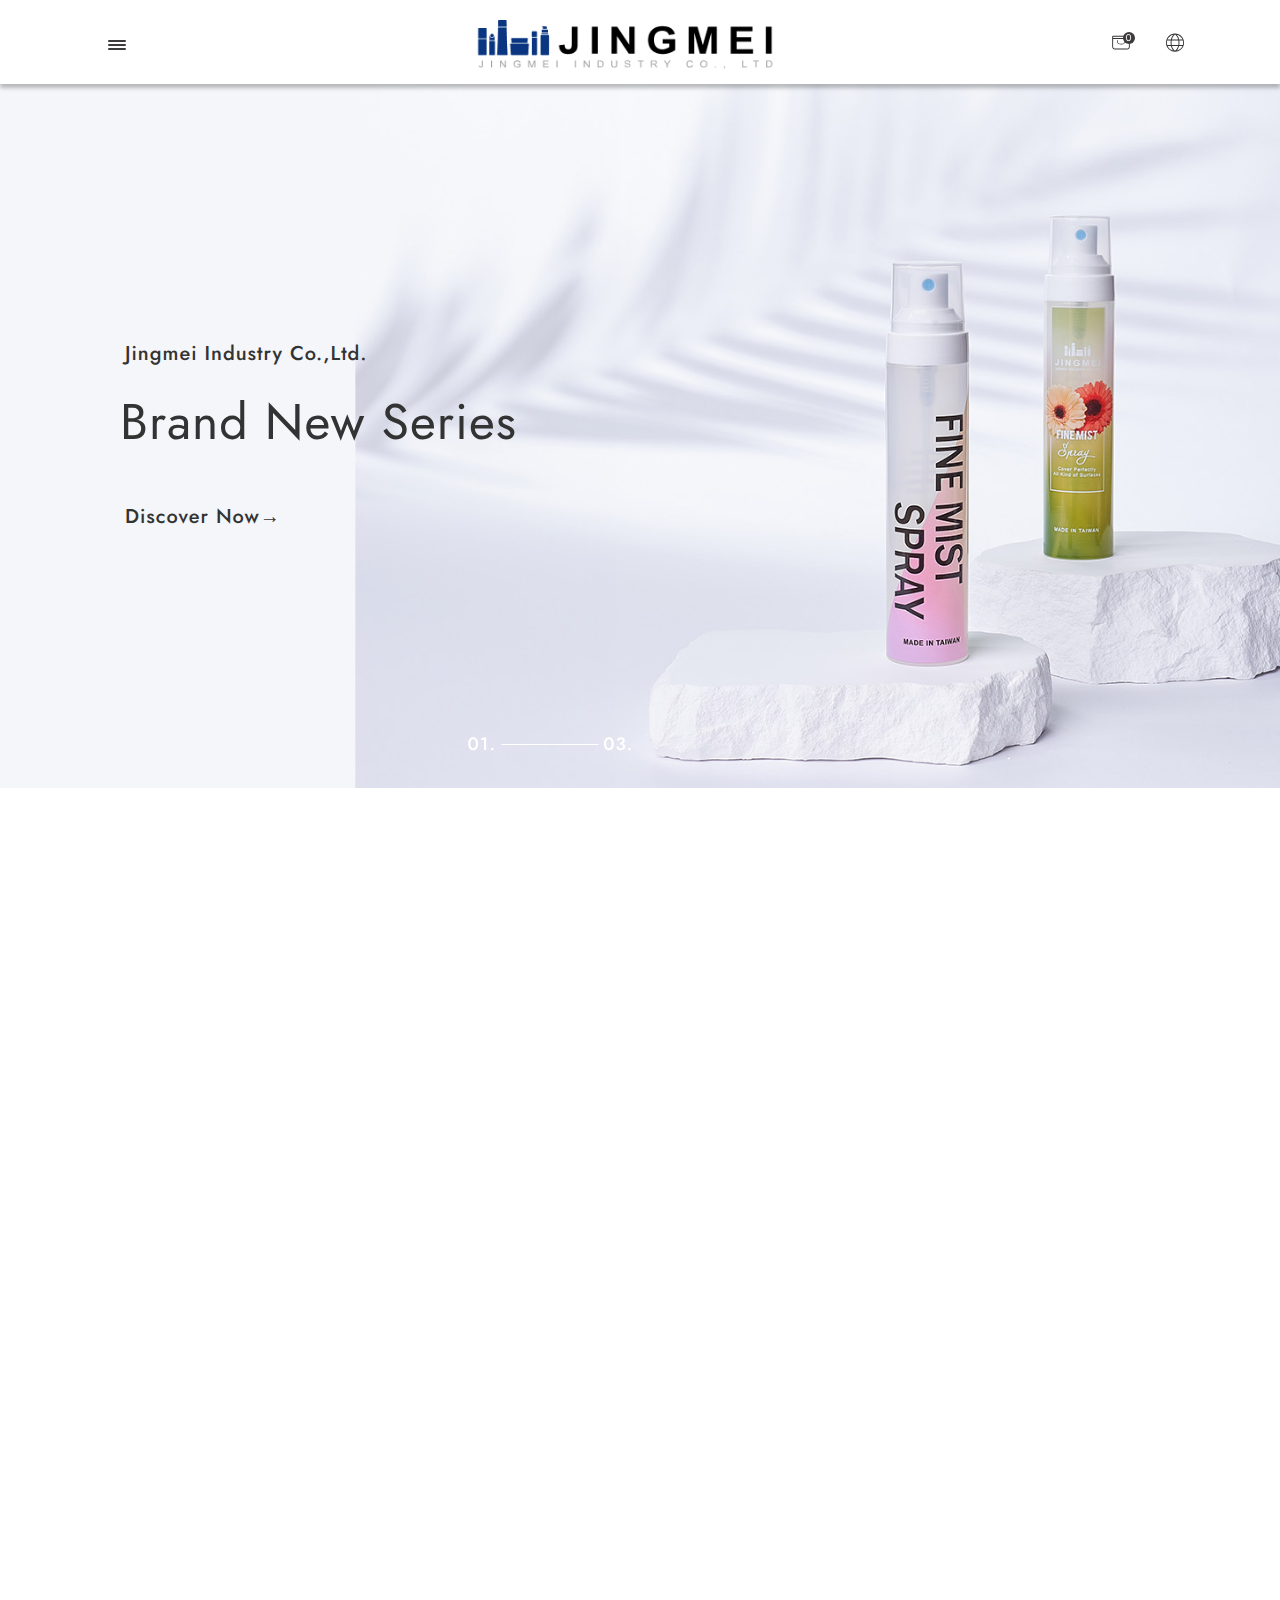
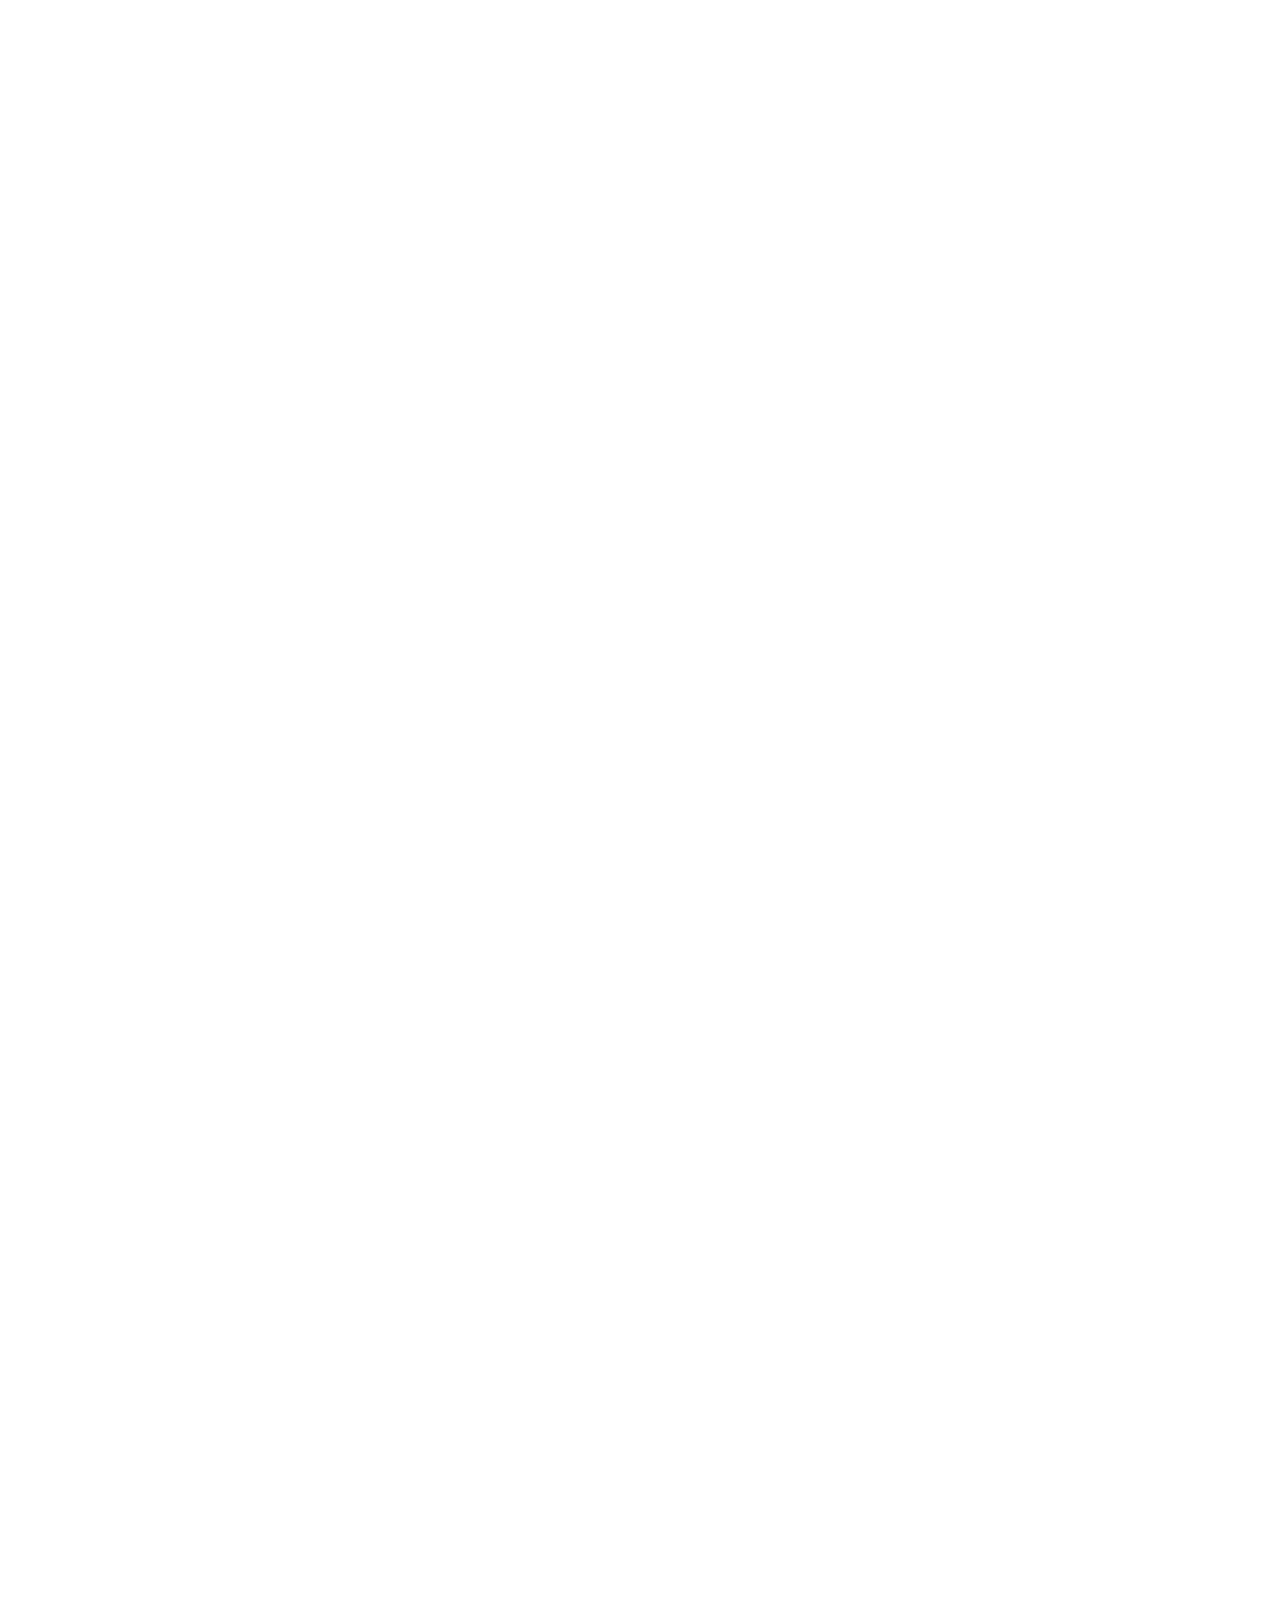
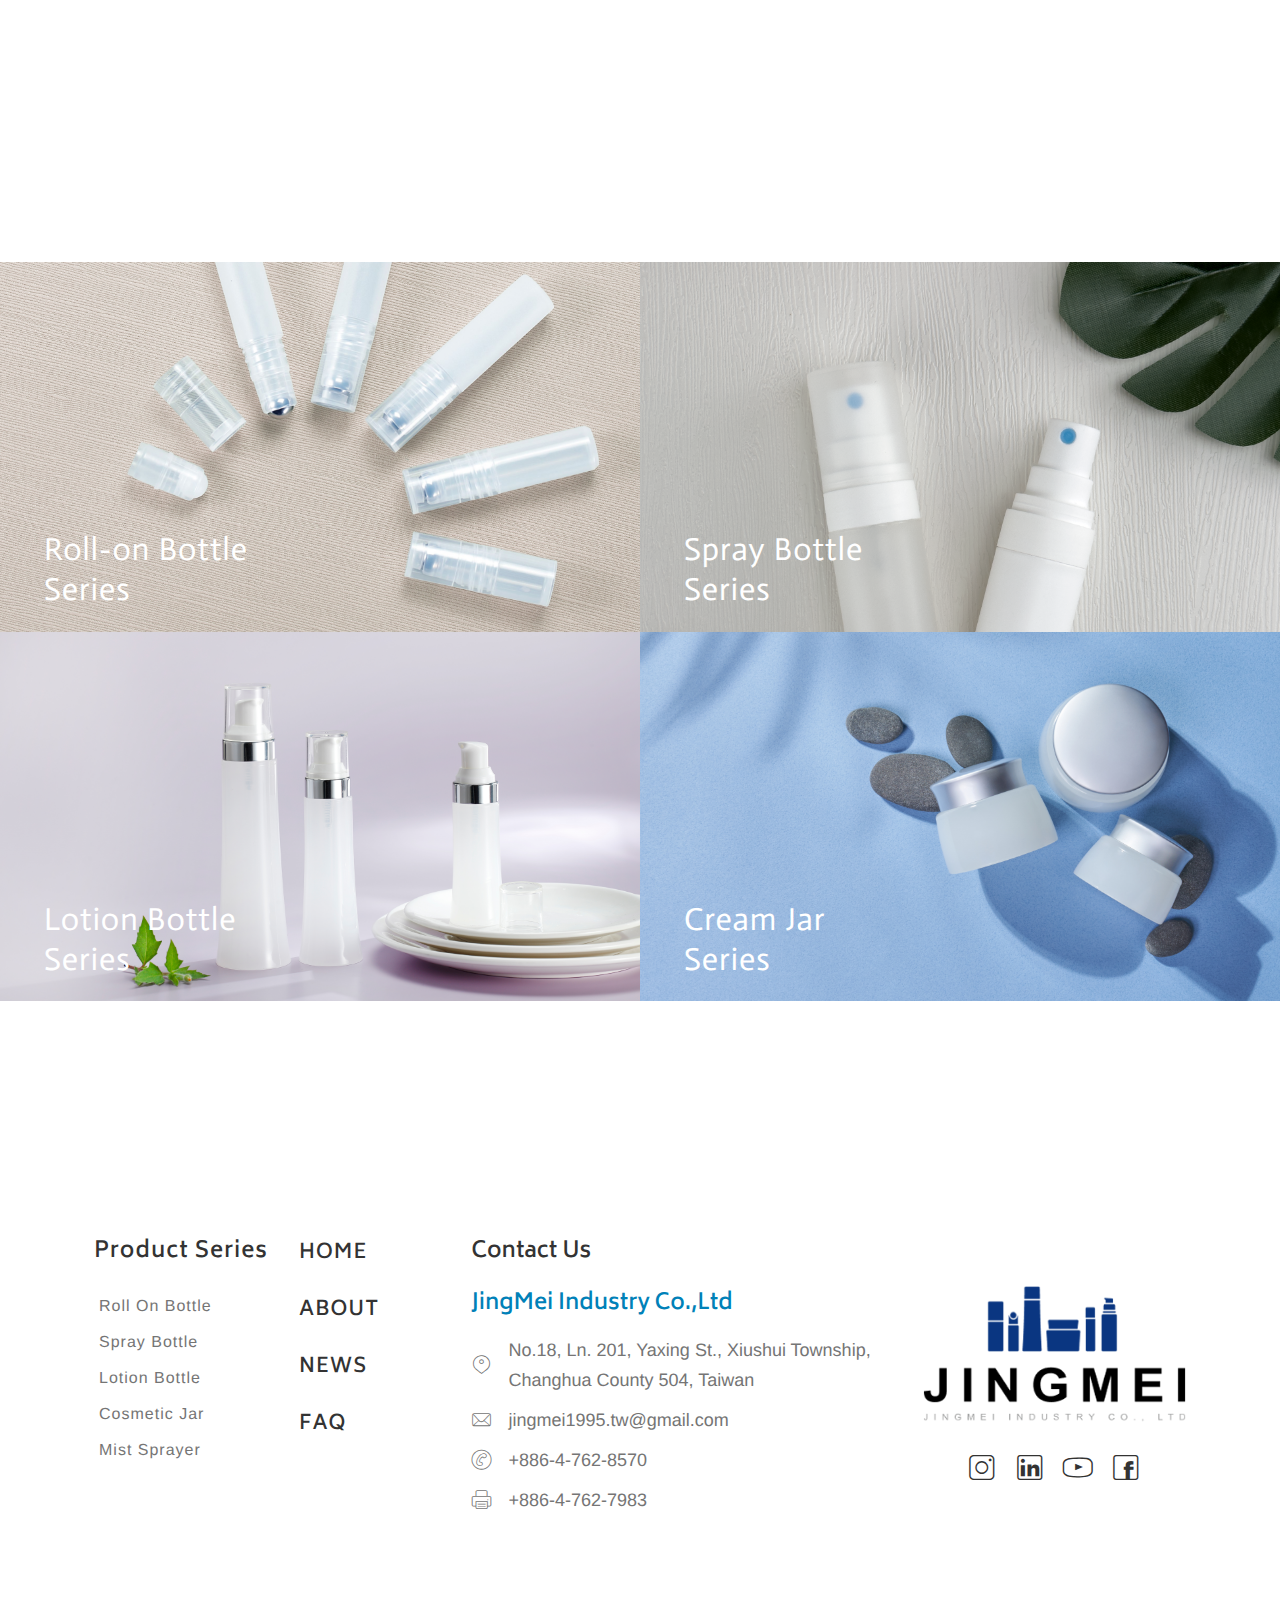
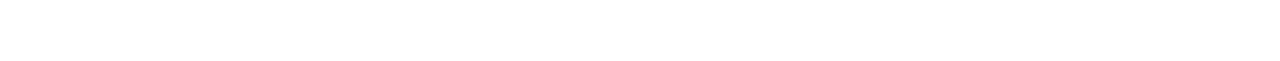
<file: index.html>
<!doctype html>
<html lang="zh-hant">

<!-- useData Start 模擬用 -->
<!-- useData End -->

<head>
	<!-- Title and Meta 
=============================================================================== -->
<meta charset="utf-8" />
<meta http-equiv="X-UA-Compatible" content="IE=edge" />
<title>JINGMEI</title>
<meta name="author" content="" />
<meta name="description" content="" />
<meta name="keywords" content="roll on bottle, roll on perfume containers, roller ball bottles, cosmetic jar, cream jar, small cosmetic jars, sample cosmetic containers, spray bottle, mist sprayer, spray bottle manufacturer" />

<!-- Facebook Open Graph Meta 
=============================================================================== -->
<meta property="og:title" content="" />
<meta property="og:url" content="" />
<meta property="og:site_name" content="" />
<meta property="og:description" content="" />
<meta property="og:image" content="" />

<meta name="viewport" content="viewport-fit=cover, width=device-width, initial-scale=1.0" />
<meta name="format-detection" content="telephone=no">

<!-- ico 
=============================================================================== -->
<!-- <link rel="icon" type="image/x-icon" href="styles/images/web-icon.ico" /> -->

<!-- Icommon Icon 
=============================================================================== -->
<link rel="stylesheet" href="styles/icomoon/style.css">

<!-- Google Fonts 
=============================================================================== -->
<link rel="preconnect" href="https://fonts.googleapis.com">
<link rel="preconnect" href="https://fonts.gstatic.com" crossorigin>
<link href="https://fonts.googleapis.com/css2?family=Actor&family=Akatab:wght@400;500;600;700;800;900&family=Arimo:ital,wght@0,400..700;1,400..700&family=Biryani:wght@200;300;400;600;700;800;900&family=Castoro+Titling&family=Gloock&family=Jost:ital,wght@0,100..900;1,100..900&family=Noto+Sans:ital,wght@0,100..900;1,100..900&family=Outfit:wght@100..900&family=Radio+Canada+Big:ital,wght@0,400..700;1,400..700&display=swap" rel="stylesheet">

<!-- Plug-in Style
=============================================================================== -->
<link rel="stylesheet" href="scripts/plugin/swiper/swiper.min.css">
<link rel="stylesheet" href="scripts/plugin/fancybox/jquery.fancybox.min.css">
<link rel="stylesheet" href="scripts/plugin/aos/aos.css">

<!-- Web Style 
=============================================================================== -->
<link rel="stylesheet" type="text/css" href="styles/style.css" />

<!-- Master Css -->
<script src="scripts/plugin/mastercss/master-css.js"></script>
<script src="scripts/useMasterCss.js"></script></head>

<body>
  <div class="l-wp:html">
    <header class="hd | fixed top:0 left:0 z:999 w:full bg:#fff box-shadow:0|4|4|0|#00000040">
  <div class="tool-block | {bb:1|solid|#9F9F9F;pt:15;pb:8}@pc
    {pt:20;pb:15}@<pc">
    <div class="l-wp max-w:1765 fx ai:center jc:space-between f:12">
      <div class="hd-toggle | hide@pc w:45 h:45 rel {abs;top:50%;left:50%;w:18;h:2;r:50;bg:#3D3B3B}>div">
        <div class="hd-toggle__bar | translate(-50%,-4)"></div>
        <div class="hd-toggle__bar | translate(-50%,0)"></div>
        <div class="hd-toggle__bar | translate(-50%,4)"></div>
      </div>
      <ul class="el-reset fx ai:center gap:20 hide@<pc {flex;ai:center}>li {font-size:18;translateY(-2px);mr:7}>li>i">
        <li><i class="icon-phone"></i>Call: <a href="tel:+886-4-762-8570">+886-4-762-8570</a></li>
        <li><i class="icon-mail-1"></i>E-mial: <a href="mailto:jingmei1995.tw@gmail.com">jingmei1995.tw@gmail.com</a></li>
      </ul>
      <a href="index.html" class="logo | hide@pc block lh:0 {max-w:300}@<pc {max-w:147}@<=xs"><img src="./img/base/header/logo.png" alt=""></a>
      <ul class="el-reset fx ai:center {mr:33}>li:not(:last-child)">
        <li>
          <a href="" class="c-btn:shopping-car | block rel">
            <span class="c-btn__number | abs top:-1 right:-3 r:100 flex ai:center jc:center w:12 h:12 font-size:10 bg:#3D3B3B f:#fff">0</span>
            <span class="c-btn__icon | font-size:20"><i class="icon-shopping-car"></i></span>
          </a>
        </li>
        <li>
          <div class="lang | rel">
            <div class="lang__toggle | font-size:20 cursor:pointer"><i class="icon-lang"></i></div>
            <ul class="lang__list | hide reset abs top:100% left:50% translateX(-50%) font-size:16 text:center w:150 bg:#fff shadow:0|4|4|rgba(0,0,0,.3) {rel;block;w:full;p:8|10}>li>a {content:'';abs;bottom:0;left:5%;w:90%;h:1;bg:#dfdfdf}>li:not(:last-child)>a:before">
              <li><a href="">English</a></li>
              <li><a href="">繁體中文</a></li>
            </ul>
          </div>
        </li>
      </ul>
    </div>
  </div>
  <menu class="menu-block | reset fx jc:center
    {fixed;top:0;left:0;z:1;w:277;h:full;bg:#C1D4E3;rr:18;translateX(-100%);~all|.5s|ease}@<pc
    {translateX(0)}.is-show@<pc">
    <div class="menu-close js-menu-close | hide@>pc"></div>
    <nav class="menu | fx ai:center 
      {el-reset;fx;ai:center;gap:15}>ol 
      {rel}>ol>li 
      {block;rel;p:20|25}>ol>li>a
      {flex:col;w:full}@<pc
      {flex:col;w:full;gap:22}>ol@<pc
      {mb:22}>ol:not(:last-child)@<pc
      {w:full}>ol>li@<pc
      {p:5|25;text:center}>ol>li>a@<pc">
      <ol class="menu__list">
        <li class="menu__item"><a href="index.html" class="menu__link">HOME</a></li>
        <li class="menu__item"><a href="about.html" class="menu__link">ABOUT</a></li>
        <li class="menu__item">
          <a href="products.html" class="menu__link">PRODUCTS</a>
          <ul class="dropdown">
            <li><a href="products-list.html" class="dropdown-link">Roll on Bottle</a></li>
            <li><a href="products-list.html" class="dropdown-link">Spray Bottle</a></li>
            <li><a href="products-list.html" class="dropdown-link">Lotion Bottle</a></li>
            <li><a href="products-list.html" class="dropdown-link">Cream Jar</a></li>
            <li><a href="products-list.html" class="dropdown-link">Mist Sprayer</a></li>
          </ul>
        </li>
      </ol>
      <a href="index.html" class="logo | block flex-basis:337@>xl flex-basis:250 lh:0 hide@<pc">
        <img src="./img/base/header/logo.png" alt="">
      </a>
      <ol class="menu__list">
        <li class="menu__item"><a href="news.html" class="menu__link">NEWS</a></li>
        <li class="menu__item">
          <a href="faq.html" class="menu__link">FAQ</a>
          <ul class="dropdown">
            <li><a href="faq.html" class="dropdown-link">FAQ</a></li>
            <li><a href="download.html" class="dropdown-link">DWONLOAD</a></li>
          </ul>
        </li>
        <li class="menu__item | hide@>pc"><a href="download.html" class="menu__link">Download</a></li></li>
        <li class="menu__item"><a href="contact.html" class="menu__link">CONTACT</a></li>
      </ol>
    </nav>
  </menu>
</header>

<!-- Phetsarath -->  
    <main class="l-wp:main">
      <!-- banner -->
      <div class="c-bn:index">
        <div class="c-bn__ctr js-bn-index swiper-container">
          <ul class="swiper-wrapper | reset">
                          <li class="swiper-slide">
                <figure class="c-bn__pic u-imgfix:cover | reset">
                  <img src="img/base/index/bn-pic.jpg" alt="" class="{hide}@<=xs">
                  <img src="img/base/index/bn-pic-mobile.jpg" alt="" class="{hide}@>xs">
                </figure>
                <div class="c-bn__inner | ff-jost">
                  <div class="el-text | flex flex:col">
                    <h4 class="reset font-size:32@>xl {font-size:25;ml:11}@>lg font-size:20@>xs font-weight:500 ml:5">Jingmei Industry Co.,Ltd.</h4>
                    <h3 class="reset font-size:96@>xl font-size:70@>lg font-size:50@>xs font-size:35 font-weight:400">Brand New Series</h3>
                  </div>
                  <div class="el-btn-group">
                    <a href="" class="c-btn:arrow | max-w:242 ml:5">
                      <span class="c-btn__name | font-size:32@>xl font-size:25@>lg font-size:20@>xs font-weight:500">Discover Now→</span>
                    </a>
                  </div>
                </div>
              </li>
                          <li class="swiper-slide">
                <figure class="c-bn__pic u-imgfix:cover | reset">
                  <img src="img/base/index/bn-pic.jpg" alt="" class="{hide}@<=xs">
                  <img src="img/base/index/bn-pic-mobile.jpg" alt="" class="{hide}@>xs">
                </figure>
                <div class="c-bn__inner | ff-jost">
                  <div class="el-text | flex flex:col">
                    <h4 class="reset font-size:32@>xl {font-size:25;ml:11}@>lg font-size:20@>xs font-weight:500 ml:5">Jingmei Industry Co.,Ltd.</h4>
                    <h3 class="reset font-size:96@>xl font-size:70@>lg font-size:50@>xs font-size:35 font-weight:400">Brand New Series</h3>
                  </div>
                  <div class="el-btn-group">
                    <a href="" class="c-btn:arrow | max-w:242 ml:5">
                      <span class="c-btn__name | font-size:32@>xl font-size:25@>lg font-size:20@>xs font-weight:500">Discover Now→</span>
                    </a>
                  </div>
                </div>
              </li>
                          <li class="swiper-slide">
                <figure class="c-bn__pic u-imgfix:cover | reset">
                  <img src="img/base/index/bn-pic.jpg" alt="" class="{hide}@<=xs">
                  <img src="img/base/index/bn-pic-mobile.jpg" alt="" class="{hide}@>xs">
                </figure>
                <div class="c-bn__inner | ff-jost">
                  <div class="el-text | flex flex:col">
                    <h4 class="reset font-size:32@>xl {font-size:25;ml:11}@>lg font-size:20@>xs font-weight:500 ml:5">Jingmei Industry Co.,Ltd.</h4>
                    <h3 class="reset font-size:96@>xl font-size:70@>lg font-size:50@>xs font-size:35 font-weight:400">Brand New Series</h3>
                  </div>
                  <div class="el-btn-group">
                    <a href="" class="c-btn:arrow | max-w:242 ml:5">
                      <span class="c-btn__name | font-size:32@>xl font-size:25@>lg font-size:20@>xs font-weight:500">Discover Now→</span>
                    </a>
                  </div>
                </div>
              </li>
                      </ul>

          <div class="c-bn__dot"></div>
        </div>
      </div>

      <section class="l-wp | max-w:1230">
        <ul class="idx-section-1 | el-reset jc:center">
                      <li data-aos="fade-up">
              <div class="c-crd:idx-section1 | w:180 mx:auto">
                <div class="c-crd__pic u-imgfix:contain | w:150 mx:auto mb:31@>xl mb:22 r:100% overflow:hidden">
                  <img src="img/base/index/description-pic01.png" alt="" srcset="">
                </div>
                <h3 class="c-crd__title | el-reset block ff-gloock f:#1E305E font-size:24@>xl font-size:18 font-weight:400 ls:0 text:center mb:3">Origin</h3>
                <div class="c-crd__content | ff-jost f:#757575 font-size:14 font-weight:300 text:center">made in Taiwan</div>
              </div>
              
            </li>
                      <li data-aos="fade-up">
              <div class="c-crd:idx-section1 | w:180 mx:auto">
                <div class="c-crd__pic u-imgfix:contain | w:150 mx:auto mb:31@>xl mb:22 r:100% overflow:hidden">
                  <img src="img/base/index/description-pic02.png" alt="" srcset="">
                </div>
                <h3 class="c-crd__title | el-reset block ff-gloock f:#1E305E font-size:24@>xl font-size:18 font-weight:400 ls:0 text:center mb:3">Established Year</h3>
                <div class="c-crd__content | ff-jost f:#757575 font-size:14 font-weight:300 text:center">since 1995</div>
              </div>
              
            </li>
                      <li data-aos="fade-up">
              <div class="c-crd:idx-section1 | w:180 mx:auto">
                <div class="c-crd__pic u-imgfix:contain | w:150 mx:auto mb:31@>xl mb:22 r:100% overflow:hidden">
                  <img src="img/base/index/description-pic03.png" alt="" srcset="">
                </div>
                <h3 class="c-crd__title | el-reset block ff-gloock f:#1E305E font-size:24@>xl font-size:18 font-weight:400 ls:0 text:center mb:3">Production Line</h3>
                <div class="c-crd__content | ff-jost f:#757575 font-size:14 font-weight:300 text:center">above 20 Lines</div>
              </div>
              
            </li>
                      <li data-aos="fade-up">
              <div class="c-crd:idx-section1 | w:180 mx:auto">
                <div class="c-crd__pic u-imgfix:contain | w:150 mx:auto mb:31@>xl mb:22 r:100% overflow:hidden">
                  <img src="img/base/index/description-pic04.png" alt="" srcset="">
                </div>
                <h3 class="c-crd__title | el-reset block ff-gloock f:#1E305E font-size:24@>xl font-size:18 font-weight:400 ls:0 text:center mb:3">Stable Quality</h3>
                <div class="c-crd__content | ff-jost f:#757575 font-size:14 font-weight:300 text:center">automatic assembly with quality control</div>
              </div>
              
            </li>
                      <li data-aos="fade-up">
              <div class="c-crd:idx-section1 | w:180 mx:auto">
                <div class="c-crd__pic u-imgfix:contain | w:150 mx:auto mb:31@>xl mb:22 r:100% overflow:hidden">
                  <img src="img/base/index/description-pic05.png" alt="" srcset="">
                </div>
                <h3 class="c-crd__title | el-reset block ff-gloock f:#1E305E font-size:24@>xl font-size:18 font-weight:400 ls:0 text:center mb:3">Custom R&D</h3>
                <div class="c-crd__content | ff-jost f:#757575 font-size:14 font-weight:300 text:center">OEM/ODM Service</div>
              </div>
              
            </li>
                  </ul>
      </section>

      <section class="l-wp | max-w:1230">
        <div class="idx-about | flex ai:center">
          <div class="idx-about__pic u-imgfix:cover | lh:0" data-aos="fade-up">
            <img src="./img/base/index/about-pic.png" alt="">
          </div>
          <div class="idx-about__info">
            <h4 class="el-reset block ff-gloock f:#000 font-size:20@>xl font-size:18 font-weight:400" data-aos="fade-up">Cosmetic Bottle Manufacturer</h4>
            <h3 class="el-reset block ff-outfit f:#000 font-size:40@>xl font-size:32 font-weight:600 ls:0" data-aos="fade-up">JINGMEI INDUSTRY CO., LTD.</h3>
            <p class="el-reset ff-jost f:#757575 font-weight:300 ls:0" data-aos="fade-up">
              Jingmei Industry Co., Ltd. was established in Taiwan in 1995 starting from mold research, and later developed its own system in designing and manufacturing injection mold and cosmetic container. With over 30 years of manufacturing experience in cosmetic packaging, we earn our global customers' trust through our expertise, stable quality, and top notch service.
            </p>
            <div class="btn-group | {flex;jc:end}@<=md" data-aos="fade-up">
              <a href="about.html" class="c-btn:line-arrow">
                <span class="c-btn__title">About Us →</span>
              </a>
            </div>
          </div>
        </div>
      </section>
    
      <section class="idx-section-2-wp l-wp | max-w:1230">
        <ul class="idx-section-2 | el-reset grid grid-cols:4 gap:15
          {grid-cols:2}@<=md {grid-cols:1;gap:0}@<=sm">
                      <li data-aos="fade-up">
              <div class="c-crd:idx-section2">
                <div class="c-crd__pic u-imgfix:cover | lh:0">
                  <img src="img/base/index/section2-pic01.png" alt="">
                </div>
                <h3 class="c-crd__text | el-reset block ff-jost font-size:20 font-weight:400 text:center">Mold Manufacturing</h3>
              </div>
            </li>
                      <li data-aos="fade-up">
              <div class="c-crd:idx-section2">
                <div class="c-crd__pic u-imgfix:cover | lh:0">
                  <img src="img/base/index/section2-pic02.png" alt="">
                </div>
                <h3 class="c-crd__text | el-reset block ff-jost font-size:20 font-weight:400 text:center">Plastic Injection Department</h3>
              </div>
            </li>
                      <li data-aos="fade-up">
              <div class="c-crd:idx-section2">
                <div class="c-crd__pic u-imgfix:cover | lh:0">
                  <img src="img/base/index/section2-pic03.png" alt="">
                </div>
                <h3 class="c-crd__text | el-reset block ff-jost font-size:20 font-weight:400 text:center">Automated Assembly</h3>
              </div>
            </li>
                      <li data-aos="fade-up">
              <div class="c-crd:idx-section2">
                <div class="c-crd__pic u-imgfix:cover | lh:0">
                  <img src="img/base/index/section2-pic04.png" alt="">
                </div>
                <h3 class="c-crd__text | el-reset block ff-jost font-size:20 font-weight:400 text:center">Quality Inspection</h3>
              </div>
            </li>
                  </ul>
      </section>

      <section class="l-wp | max-w:1230">
        <div class="idx-video | flex ai:center">
          <div class="idx-video__info">
            <h4 class="el-reset block ff-outfit font-size:15 font-weight:400 f:#000 mb:22" data-aos="fade-up">COSMETIC BOTTLE MANUFACTURER</h4>
            
            <h3 class="el-reset block ff-outfit font-size:40@>xl font-size:32 font-weight:600 f:#000 mb:11" data-aos="fade-up">Learn More<br>About JingMei Products</h3>
  
            <p class="el-reset ff-jost font-weight:300 f:#757575" data-aos="fade-up">
              We offer dynamic introduction videos of our products. Go check out our Youtube channel for more videos.
            </p>

            <a href="" class="c-btn:rectangle | r:5 p:13|30 bg:#3D3B3B
            {bg:#E7EEF6}:hover@pc {f:#1E305E}:hover>span@pc" data-aos="fade-up">
              <span class="c-btn__title | ff-jost font-weight:500 f:#fff">Explore More</span>
            </a>
          </div>
          <div class="idx-video__view | flex-basis:645">
            <a href="https://youtu.be/_57JL84hqHQ?si=YlxB-sp_v1PnpcKC" class="el-pic u-imgfix:cover | block" data-fancybox data-aos="fade-up">
              <img src="./img/base/index/video-pic.png" alt="">

              <span class="c-btn:video-play | abs top:50% left:50% translate(-50%,-50%) w:86 h:86 r:100%">
                <span class="c-btn__icon"></span>
              </span>
            </a>
          </div>
        </div>
      </section>

      <section class="idx-hot js-idx-hot">
        <div class="l-wp | max-w:1230">
          <div class="idx-hot__headline | flex ai:center jc:space-between" data-aos="fade-up">
            <h3 class="reset ff-outfit font-size:40 font-weight:600 f:#000">Hot Products</h3>
            <ul class="reset flex ai:center gap:20 {hide}@<=sm">
              <li>
                <div class="c-btn:round-arrow js-btn-prev">
                  <div class="c-btn__icon | translate(-1px,1px)"><i class="icon-chevron-left"></i></div>
                </div>
              </li>
              <li class="flex ai:center ff-jost font-size:24 font-weight:400 f:#000 gap:10">
                <div>Show</div>
                <div class="c-bn__dot | {content:'/'}>.symbol:before"></div>
              </li>
              <li>
                <div class="c-btn:round-arrow js-btn-next">
                  <div class="c-btn__icon | translate(1px,1px)"><i class="icon-chevron-right"></i></div>
                </div>
              </li>
            </ul>
          </div>
        </div>
        <div class="idx-hot__content swiper-container" data-aos="fade-up">
          <div class="swiper-wrapper">
                        <div class="swiper-slide">
              <a href="" class="c-crd:idx-hot | block ls:0">
                <span class="c-crd__pic u-imgfix:cover | block mb:19">
                  <img src="img/base/index/hot-pic.png" alt="">

                  <span class="c-btn:semicircle | block abs z:1 left:50% bottom:0 translateX(-50%) p:1|20|6|20 bg:#9FA0A0 {f:#fff}>span">
                    <span class="c-btn__name | block ff-actor font-size:32@>xl font-size:24 font-weight:400">more</span>
                  </span>
                </span>
                <span class="c-crd__title | block ff-outfit font-size:20 font-weight:500 f:#000 text:center mb:3">Roll-on bottles</span>
                <span class="c-crd__desciption | block ff-outfit font-weight:300 f:#000 text:center">Cosmetic bottle Luna 50ml, 24/410, Flint</span>
              </a>
            </div>
                        <div class="swiper-slide">
              <a href="" class="c-crd:idx-hot | block ls:0">
                <span class="c-crd__pic u-imgfix:cover | block mb:19">
                  <img src="img/base/index/hot-pic.png" alt="">

                  <span class="c-btn:semicircle | block abs z:1 left:50% bottom:0 translateX(-50%) p:1|20|6|20 bg:#9FA0A0 {f:#fff}>span">
                    <span class="c-btn__name | block ff-actor font-size:32@>xl font-size:24 font-weight:400">more</span>
                  </span>
                </span>
                <span class="c-crd__title | block ff-outfit font-size:20 font-weight:500 f:#000 text:center mb:3">Roll-on bottles</span>
                <span class="c-crd__desciption | block ff-outfit font-weight:300 f:#000 text:center">Cosmetic bottle Luna 50ml, 24/410, Flint</span>
              </a>
            </div>
                        <div class="swiper-slide">
              <a href="" class="c-crd:idx-hot | block ls:0">
                <span class="c-crd__pic u-imgfix:cover | block mb:19">
                  <img src="img/base/index/hot-pic.png" alt="">

                  <span class="c-btn:semicircle | block abs z:1 left:50% bottom:0 translateX(-50%) p:1|20|6|20 bg:#9FA0A0 {f:#fff}>span">
                    <span class="c-btn__name | block ff-actor font-size:32@>xl font-size:24 font-weight:400">more</span>
                  </span>
                </span>
                <span class="c-crd__title | block ff-outfit font-size:20 font-weight:500 f:#000 text:center mb:3">Roll-on bottles</span>
                <span class="c-crd__desciption | block ff-outfit font-weight:300 f:#000 text:center">Cosmetic bottle Luna 50ml, 24/410, Flint</span>
              </a>
            </div>
                        <div class="swiper-slide">
              <a href="" class="c-crd:idx-hot | block ls:0">
                <span class="c-crd__pic u-imgfix:cover | block mb:19">
                  <img src="img/base/index/hot-pic.png" alt="">

                  <span class="c-btn:semicircle | block abs z:1 left:50% bottom:0 translateX(-50%) p:1|20|6|20 bg:#9FA0A0 {f:#fff}>span">
                    <span class="c-btn__name | block ff-actor font-size:32@>xl font-size:24 font-weight:400">more</span>
                  </span>
                </span>
                <span class="c-crd__title | block ff-outfit font-size:20 font-weight:500 f:#000 text:center mb:3">Roll-on bottles</span>
                <span class="c-crd__desciption | block ff-outfit font-weight:300 f:#000 text:center">Cosmetic bottle Luna 50ml, 24/410, Flint</span>
              </a>
            </div>
                        <div class="swiper-slide">
              <a href="" class="c-crd:idx-hot | block ls:0">
                <span class="c-crd__pic u-imgfix:cover | block mb:19">
                  <img src="img/base/index/hot-pic.png" alt="">

                  <span class="c-btn:semicircle | block abs z:1 left:50% bottom:0 translateX(-50%) p:1|20|6|20 bg:#9FA0A0 {f:#fff}>span">
                    <span class="c-btn__name | block ff-actor font-size:32@>xl font-size:24 font-weight:400">more</span>
                  </span>
                </span>
                <span class="c-crd__title | block ff-outfit font-size:20 font-weight:500 f:#000 text:center mb:3">Roll-on bottles</span>
                <span class="c-crd__desciption | block ff-outfit font-weight:300 f:#000 text:center">Cosmetic bottle Luna 50ml, 24/410, Flint</span>
              </a>
            </div>
                        <div class="swiper-slide">
              <a href="" class="c-crd:idx-hot | block ls:0">
                <span class="c-crd__pic u-imgfix:cover | block mb:19">
                  <img src="img/base/index/hot-pic.png" alt="">

                  <span class="c-btn:semicircle | block abs z:1 left:50% bottom:0 translateX(-50%) p:1|20|6|20 bg:#9FA0A0 {f:#fff}>span">
                    <span class="c-btn__name | block ff-actor font-size:32@>xl font-size:24 font-weight:400">more</span>
                  </span>
                </span>
                <span class="c-crd__title | block ff-outfit font-size:20 font-weight:500 f:#000 text:center mb:3">Roll-on bottles</span>
                <span class="c-crd__desciption | block ff-outfit font-weight:300 f:#000 text:center">Cosmetic bottle Luna 50ml, 24/410, Flint</span>
              </a>
            </div>
                        <div class="swiper-slide">
              <a href="" class="c-crd:idx-hot | block ls:0">
                <span class="c-crd__pic u-imgfix:cover | block mb:19">
                  <img src="img/base/index/hot-pic.png" alt="">

                  <span class="c-btn:semicircle | block abs z:1 left:50% bottom:0 translateX(-50%) p:1|20|6|20 bg:#9FA0A0 {f:#fff}>span">
                    <span class="c-btn__name | block ff-actor font-size:32@>xl font-size:24 font-weight:400">more</span>
                  </span>
                </span>
                <span class="c-crd__title | block ff-outfit font-size:20 font-weight:500 f:#000 text:center mb:3">Roll-on bottles</span>
                <span class="c-crd__desciption | block ff-outfit font-weight:300 f:#000 text:center">Cosmetic bottle Luna 50ml, 24/410, Flint</span>
              </a>
            </div>
                        <div class="swiper-slide">
              <a href="" class="c-crd:idx-hot | block ls:0">
                <span class="c-crd__pic u-imgfix:cover | block mb:19">
                  <img src="img/base/index/hot-pic.png" alt="">

                  <span class="c-btn:semicircle | block abs z:1 left:50% bottom:0 translateX(-50%) p:1|20|6|20 bg:#9FA0A0 {f:#fff}>span">
                    <span class="c-btn__name | block ff-actor font-size:32@>xl font-size:24 font-weight:400">more</span>
                  </span>
                </span>
                <span class="c-crd__title | block ff-outfit font-size:20 font-weight:500 f:#000 text:center mb:3">Roll-on bottles</span>
                <span class="c-crd__desciption | block ff-outfit font-weight:300 f:#000 text:center">Cosmetic bottle Luna 50ml, 24/410, Flint</span>
              </a>
            </div>
                      </div>
        </div>
        <ul class="reset flex jc:center ai:center gap:20 {hide}@>sm">
          <li>
            <div class="c-btn:round-arrow js-btn-prev">
              <div class="c-btn__icon | translate(-1px,1px)"><i class="icon-chevron-left"></i></div>
            </div>
          </li>
          <li class="flex ai:center ff-jost font-size:24 font-weight:400 f:#000 gap:10">
            <div>Show</div>
            <div class="c-bn__dot | {content:'/'}>.symbol:before"></div>
          </li>
          <li>
            <div class="c-btn:round-arrow js-btn-next">
              <div class="c-btn__icon | translate(1px,1px)"><i class="icon-chevron-right"></i></div>
            </div>
          </li>
        </ul>
      </section>

      <div class="idx-class">
        <ul class="el-reset {grid;grid-cols:2}@>sm">
                    <li>
            <a href="" class="c-crd:idx-class | rel block overflow:hidden">
              <span class="c-crd__pic u-imgfix:cover">
                <img src="img/base/index/class-pic01.png" alt="">
              </span>
              <h3 class="c-crd__title | reset abs ff-actor font-size:60@>xl font-size:48@>lg font-size:32 font-weight:400 f:#fff">Roll-on Bottle<br> Series</h3>
            </a>
          </li>
                    <li>
            <a href="" class="c-crd:idx-class | rel block overflow:hidden">
              <span class="c-crd__pic u-imgfix:cover">
                <img src="img/base/index/class-pic02.png" alt="">
              </span>
              <h3 class="c-crd__title | reset abs ff-actor font-size:60@>xl font-size:48@>lg font-size:32 font-weight:400 f:#fff">Spray Bottle<br> Series</h3>
            </a>
          </li>
                    <li>
            <a href="" class="c-crd:idx-class | rel block overflow:hidden">
              <span class="c-crd__pic u-imgfix:cover">
                <img src="img/base/index/class-pic03.png" alt="">
              </span>
              <h3 class="c-crd__title | reset abs ff-actor font-size:60@>xl font-size:48@>lg font-size:32 font-weight:400 f:#fff">Lotion Bottle<br> Series</h3>
            </a>
          </li>
                    <li>
            <a href="" class="c-crd:idx-class | rel block overflow:hidden">
              <span class="c-crd__pic u-imgfix:cover">
                <img src="img/base/index/class-pic04.png" alt="">
              </span>
              <h3 class="c-crd__title | reset abs ff-actor font-size:60@>xl font-size:48@>lg font-size:32 font-weight:400 f:#fff">Cream Jar<br> Series</h3>
            </a>
          </li>
                  </ul>
      </div>
  
    </main>
  
    <footer class="ft | pt:80">
  <div class="l-wp | max-w:1450 fx jc:space-between">
    <div class="footer-block:product">
      <h3 class="footer-block__title | el-reset">Product Series</h3>
      <ul class="footer-block__list | el-reset {f:#757575}>li>a {opacity:.5}>li>a:hover@>pc">
        <li class="footer-block__item"><a href="" class="footer-block__link">Roll On Bottle</a></li>
        <li class="footer-block__item"><a href="" class="footer-block__link">Spray Bottle</a></li>
        <li class="footer-block__item"><a href="" class="footer-block__link">Lotion Bottle</a></li>
        <li class="footer-block__item"><a href="" class="footer-block__link">Cosmetic Jar</a></li>
        <li class="footer-block__item"><a href="" class="footer-block__link">Mist Sprayer</a></li>
      </ul>
    </div>
    <div class="footer-block:list | mt:2">
      <ul class="el-reset">
        <li class="footer-block__item"><a href="" class="footer-block__link">HOME</a></li>
        <li class="footer-block__item"><a href="" class="footer-block__link">ABOUT</a></li>
        <li class="footer-block__item"><a href="" class="footer-block__link">NEWS</a></li>
        <li class="footer-block__item"><a href="" class="footer-block__link">FAQ</a></li>
      </ul>
    </div>
    <div class="footer-block:info | ls:0">
      <h3 class="footer-block__title | el-reset block">Contact Us</h3>
      <h4 class="footer-block__subtitle | el-reset block f:#0081B8">JingMei Industry Co.,Ltd</h4>
      <ul class="el-reset 
      {flex;ai:center;f:#757575}>li 
      {font-size:30;mr:17}>li>i">
        <li class="footer-block__item">
          <i class="icon-add-1"></i>
          <a href="" target="_blank" rel="noopener noreferrer" class="footer-block__link">No.18, Ln. 201, Yaxing St., Xiushui Township, Changhua County 504, Taiwan</a>
        </li>
        <li class="footer-block__item">
          <i class="icon-mail-2"></i>
          <a href="mailto:jingmei1995.tw@gmail.com" class="footer-block__link">jingmei1995.tw@gmail.com</a>
        </li>
        <li class="footer-block__item">
          <i class="icon-tel-1"></i>
          <a href="tel:+886-4-762-8570" class="footer-block__link">+886-4-762-8570</a>
        </li>
        <li class="footer-block__item">
          <i class="icon-fax-1"></i>
          +886-4-762-7983
        </li>
      </ul>
    </div>
    <div class="footer-block:logo">
      <div class="footer-logo | lh:0 mb:30">
        <img class="footer-logo__pc" src="./img/base/footer/logo.png" alt="">
        <img class="footer-logo__mobile" src="./img/base/footer/logo-mobile.png" alt="">
      </div>
      <ul class="footer-community | reset flex ai:center jc:center f:30 gap:17">
        <li><a href=""><i class="icon-ig"></i></a></li>
        <li><a href=""><i class="icon-in"></i></a></li>
        <li><a href=""><i class="icon-youtube"></i></a></li>
        <li><a href=""><i class="icon-facebook"></i></a></li>
      </ul>
    </div>
  </div>
</footer>  </div>
  <script src="scripts/plugin/jquery/jquery-3.4.1.min.js"></script>
<script src="scripts/plugin/swiper/swiper.min.js"></script>
<script src="scripts/plugin/aos/aos.js"></script>
<script src="scripts/plugin/fancybox/jquery.fancybox.min.js"></script>
<script src="scripts/jhuangPing.min.js"></script>
<script src="scripts/custom.js"></script>
  <script>
    $(document).ready(function () {
      swiper.index();
    });
  </script>
</body>

</html>
</file>
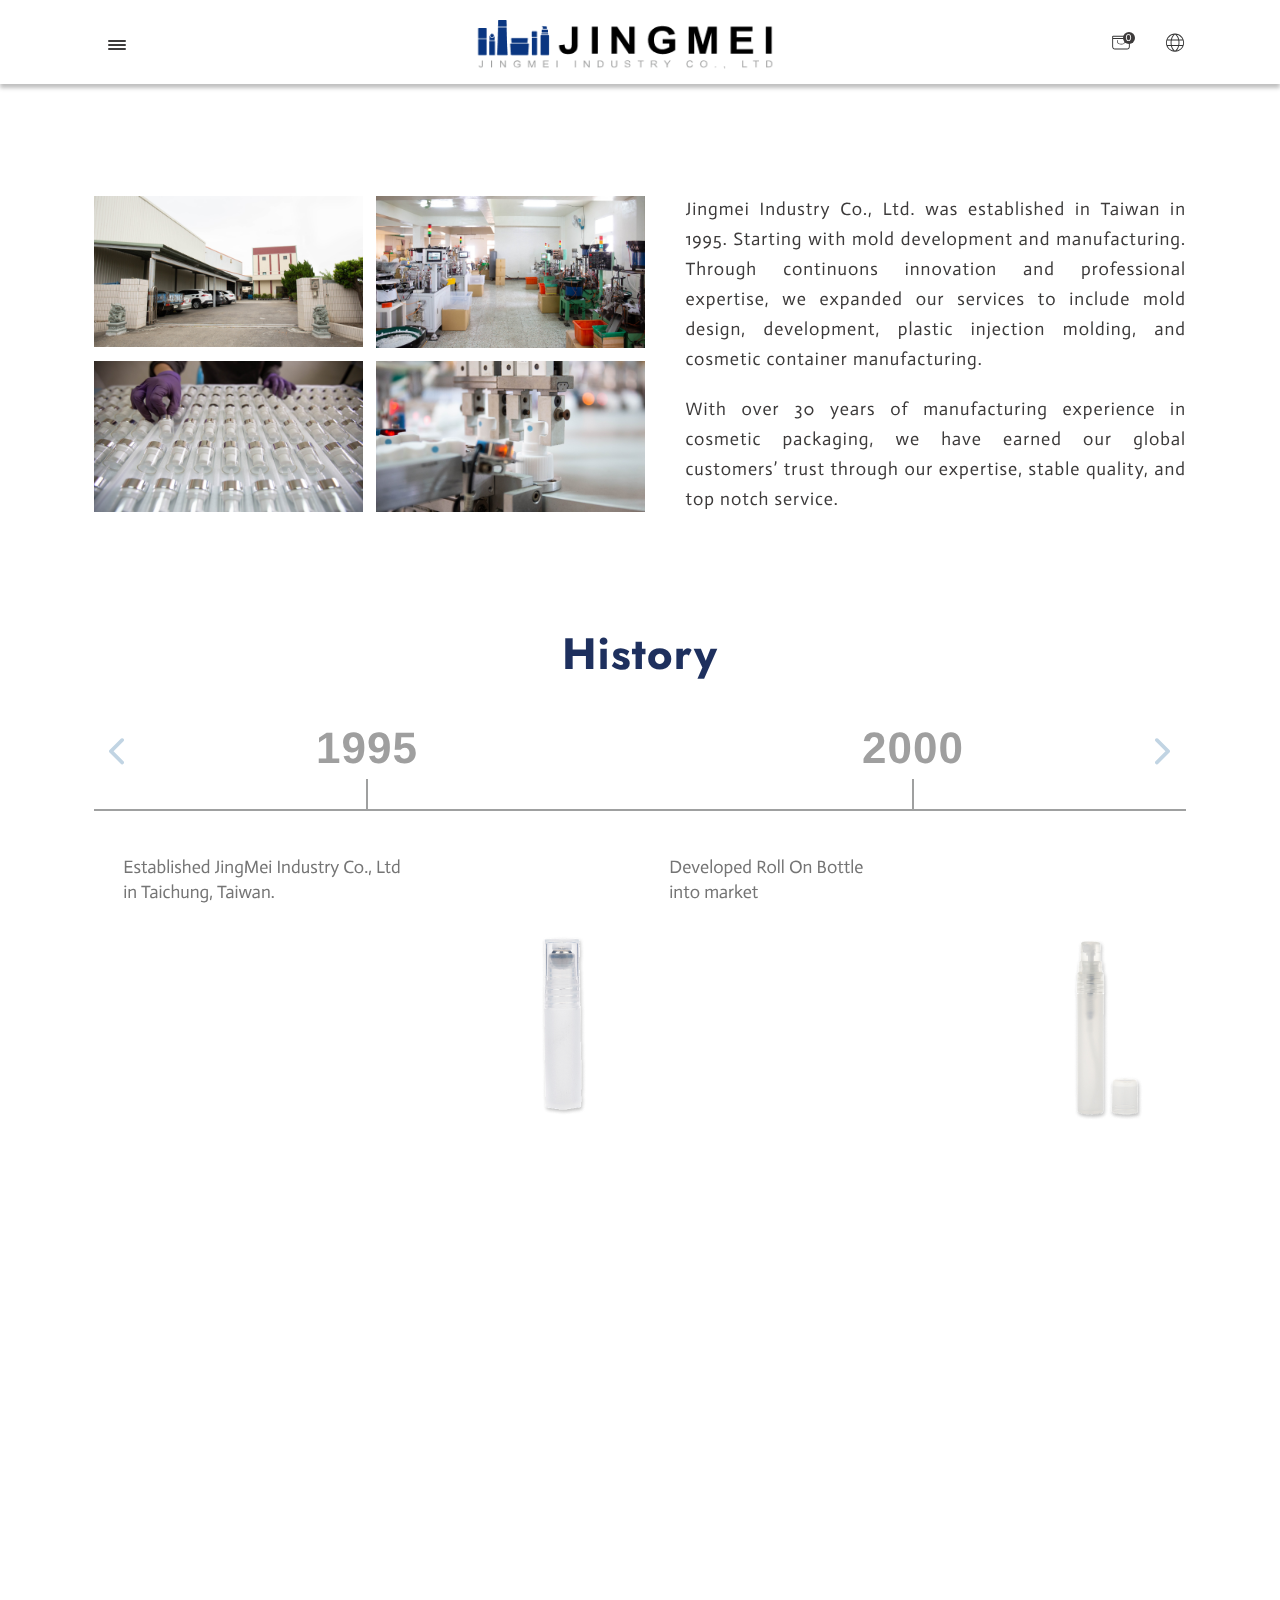
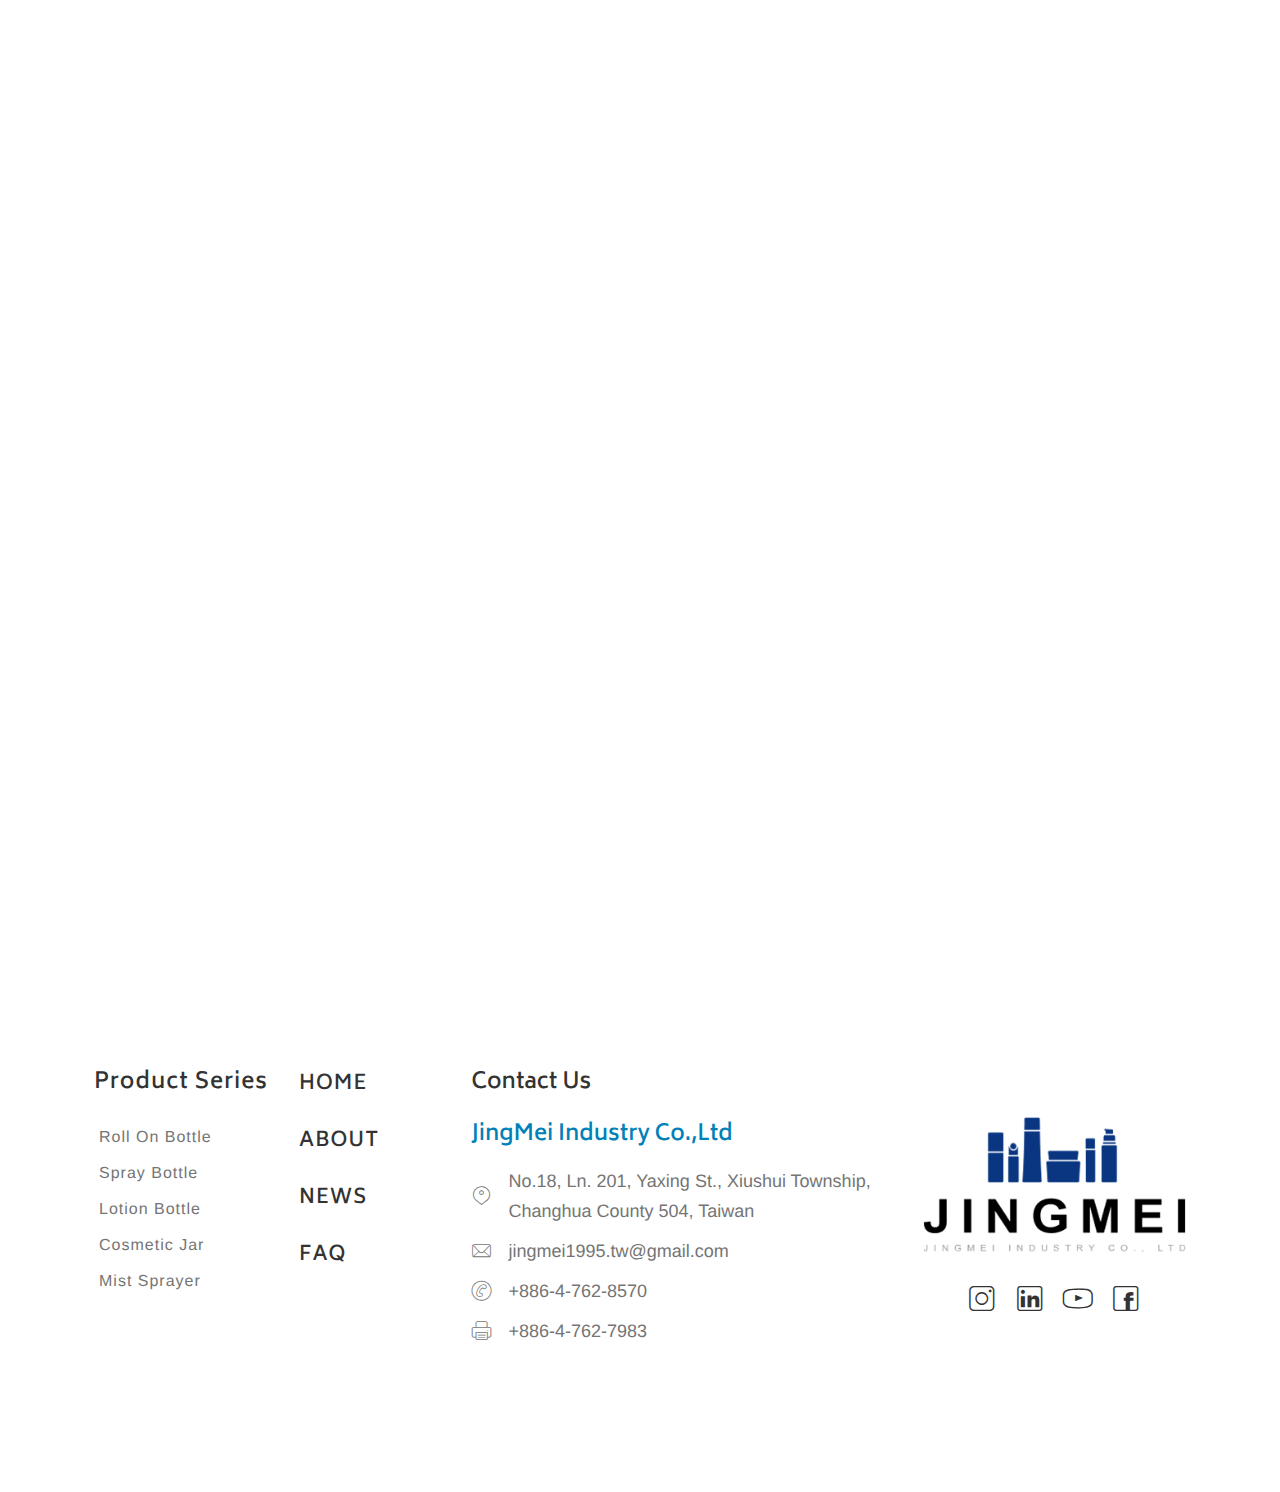
<file: about.html>
<!doctype html>
<html lang="zh-hant">

<!-- useData Start 模擬用 -->
<!-- useData End -->

<head>
	<!-- Title and Meta 
=============================================================================== -->
<meta charset="utf-8" />
<meta http-equiv="X-UA-Compatible" content="IE=edge" />
<title>JINGMEI</title>
<meta name="author" content="" />
<meta name="description" content="" />
<meta name="keywords" content="roll on bottle, roll on perfume containers, roller ball bottles, cosmetic jar, cream jar, small cosmetic jars, sample cosmetic containers, spray bottle, mist sprayer, spray bottle manufacturer" />

<!-- Facebook Open Graph Meta 
=============================================================================== -->
<meta property="og:title" content="" />
<meta property="og:url" content="" />
<meta property="og:site_name" content="" />
<meta property="og:description" content="" />
<meta property="og:image" content="" />

<meta name="viewport" content="viewport-fit=cover, width=device-width, initial-scale=1.0" />
<meta name="format-detection" content="telephone=no">

<!-- ico 
=============================================================================== -->
<!-- <link rel="icon" type="image/x-icon" href="styles/images/web-icon.ico" /> -->

<!-- Icommon Icon 
=============================================================================== -->
<link rel="stylesheet" href="styles/icomoon/style.css">

<!-- Google Fonts 
=============================================================================== -->
<link rel="preconnect" href="https://fonts.googleapis.com">
<link rel="preconnect" href="https://fonts.gstatic.com" crossorigin>
<link href="https://fonts.googleapis.com/css2?family=Actor&family=Akatab:wght@400;500;600;700;800;900&family=Arimo:ital,wght@0,400..700;1,400..700&family=Biryani:wght@200;300;400;600;700;800;900&family=Castoro+Titling&family=Gloock&family=Jost:ital,wght@0,100..900;1,100..900&family=Noto+Sans:ital,wght@0,100..900;1,100..900&family=Outfit:wght@100..900&family=Radio+Canada+Big:ital,wght@0,400..700;1,400..700&display=swap" rel="stylesheet">

<!-- Plug-in Style
=============================================================================== -->
<link rel="stylesheet" href="scripts/plugin/swiper/swiper.min.css">
<link rel="stylesheet" href="scripts/plugin/fancybox/jquery.fancybox.min.css">
<link rel="stylesheet" href="scripts/plugin/aos/aos.css">

<!-- Web Style 
=============================================================================== -->
<link rel="stylesheet" type="text/css" href="styles/style.css" />

<!-- Master Css -->
<script src="scripts/plugin/mastercss/master-css.js"></script>
<script src="scripts/useMasterCss.js"></script></head>

<body>
  <div class="l-wp:html">
    <header class="hd | fixed top:0 left:0 z:999 w:full bg:#fff box-shadow:0|4|4|0|#00000040">
  <div class="tool-block | {bb:1|solid|#9F9F9F;pt:15;pb:8}@pc
    {pt:20;pb:15}@<pc">
    <div class="l-wp max-w:1765 fx ai:center jc:space-between f:12">
      <div class="hd-toggle | hide@pc w:45 h:45 rel {abs;top:50%;left:50%;w:18;h:2;r:50;bg:#3D3B3B}>div">
        <div class="hd-toggle__bar | translate(-50%,-4)"></div>
        <div class="hd-toggle__bar | translate(-50%,0)"></div>
        <div class="hd-toggle__bar | translate(-50%,4)"></div>
      </div>
      <ul class="el-reset fx ai:center gap:20 hide@<pc {flex;ai:center}>li {font-size:18;translateY(-2px);mr:7}>li>i">
        <li><i class="icon-phone"></i>Call: <a href="tel:+886-4-762-8570">+886-4-762-8570</a></li>
        <li><i class="icon-mail-1"></i>E-mial: <a href="mailto:jingmei1995.tw@gmail.com">jingmei1995.tw@gmail.com</a></li>
      </ul>
      <a href="index.html" class="logo | hide@pc block lh:0 {max-w:300}@<pc {max-w:147}@<=xs"><img src="./img/base/header/logo.png" alt=""></a>
      <ul class="el-reset fx ai:center {mr:33}>li:not(:last-child)">
        <li>
          <a href="" class="c-btn:shopping-car | block rel">
            <span class="c-btn__number | abs top:-1 right:-3 r:100 flex ai:center jc:center w:12 h:12 font-size:10 bg:#3D3B3B f:#fff">0</span>
            <span class="c-btn__icon | font-size:20"><i class="icon-shopping-car"></i></span>
          </a>
        </li>
        <li>
          <div class="lang | rel">
            <div class="lang__toggle | font-size:20 cursor:pointer"><i class="icon-lang"></i></div>
            <ul class="lang__list | hide reset abs top:100% left:50% translateX(-50%) font-size:16 text:center w:150 bg:#fff shadow:0|4|4|rgba(0,0,0,.3) {rel;block;w:full;p:8|10}>li>a {content:'';abs;bottom:0;left:5%;w:90%;h:1;bg:#dfdfdf}>li:not(:last-child)>a:before">
              <li><a href="">English</a></li>
              <li><a href="">繁體中文</a></li>
            </ul>
          </div>
        </li>
      </ul>
    </div>
  </div>
  <menu class="menu-block | reset fx jc:center
    {fixed;top:0;left:0;z:1;w:277;h:full;bg:#C1D4E3;rr:18;translateX(-100%);~all|.5s|ease}@<pc
    {translateX(0)}.is-show@<pc">
    <div class="menu-close js-menu-close | hide@>pc"></div>
    <nav class="menu | fx ai:center 
      {el-reset;fx;ai:center;gap:15}>ol 
      {rel}>ol>li 
      {block;rel;p:20|25}>ol>li>a
      {flex:col;w:full}@<pc
      {flex:col;w:full;gap:22}>ol@<pc
      {mb:22}>ol:not(:last-child)@<pc
      {w:full}>ol>li@<pc
      {p:5|25;text:center}>ol>li>a@<pc">
      <ol class="menu__list">
        <li class="menu__item"><a href="index.html" class="menu__link">HOME</a></li>
        <li class="menu__item"><a href="about.html" class="menu__link">ABOUT</a></li>
        <li class="menu__item">
          <a href="products.html" class="menu__link">PRODUCTS</a>
          <ul class="dropdown">
            <li><a href="products-list.html" class="dropdown-link">Roll on Bottle</a></li>
            <li><a href="products-list.html" class="dropdown-link">Spray Bottle</a></li>
            <li><a href="products-list.html" class="dropdown-link">Lotion Bottle</a></li>
            <li><a href="products-list.html" class="dropdown-link">Cream Jar</a></li>
            <li><a href="products-list.html" class="dropdown-link">Mist Sprayer</a></li>
          </ul>
        </li>
      </ol>
      <a href="index.html" class="logo | block flex-basis:337@>xl flex-basis:250 lh:0 hide@<pc">
        <img src="./img/base/header/logo.png" alt="">
      </a>
      <ol class="menu__list">
        <li class="menu__item"><a href="news.html" class="menu__link">NEWS</a></li>
        <li class="menu__item">
          <a href="faq.html" class="menu__link">FAQ</a>
          <ul class="dropdown">
            <li><a href="faq.html" class="dropdown-link">FAQ</a></li>
            <li><a href="download.html" class="dropdown-link">DWONLOAD</a></li>
          </ul>
        </li>
        <li class="menu__item | hide@>pc"><a href="download.html" class="menu__link">Download</a></li></li>
        <li class="menu__item"><a href="contact.html" class="menu__link">CONTACT</a></li>
      </ol>
    </nav>
  </menu>
</header>

<!-- Phetsarath -->  
    <main class="l-wp:main">
      <div class="l-wp | hide@>sm">
        <h1 class="common-title">About</h1>
      </div>

      <div class="abt-wp l-wp | max-w:1410 {flex;flex:col}@<=xs">
        <section class="abt-section | flex ai:center flex:col@<=md order:1@<=xs">
          <div class="abt-section__pic | order:2@<=xs">
            <ul class="el-reset grid {grid-cols:2;gap:13}@>xs gap:10 lh:0 w:full_img@<=xs">
              <li data-aos="fade-up"><img src="./img/base/about/section-pic01.png" alt=""></li>
              <li data-aos="fade-up"><img src="./img/base/about/section-pic02.png" alt=""></li>
              <li data-aos="fade-up"><img src="./img/base/about/section-pic03.png" alt=""></li>
              <li data-aos="fade-up"><img src="./img/base/about/section-pic04.png" alt=""></li>
            </ul>
          </div>
          <div class="abt-section__info | ff-actor font-size:18@>xs font-weight:400 f:#3D3B3B text:justify order:1@<=xs" data-aos="fade-up">
            <p>
              Jingmei Industry Co., Ltd. was established in Taiwan in 1995. Starting with mold development and manufacturing. Through continuons innovation and professional expertise, we expanded our services to include mold design, development, plastic injection molding, and cosmetic container manufacturing.
            </p>
            <p>
              With over 30 years of manufacturing experience in cosmetic packaging, we have earned our global customers’ trust through our expertise, stable quality, and top notch service.
            </p>
          </div>
        </section>

        <section class="abt-history | {order:3;mt:35}@<=xs">
          <h3 class="abt-history__title | el-reset block ff-jost f:#1E305E font-size:48@>lg font-size:44@>sm font-size:35 font-weight:700 text:center" data-aos="fade-up">History</h3>
          <div class="abt-history__content swiper-container js-abt-history">
            <div class="swiper-wrapper">
                              <div class="swiper-slide">
                  <div class="c-crd:abt-history" data-aos="fade-up">
                    <div class="c-crd__head">
                      <div class="c-crd__year">1995</div>
                    </div>
                    <div class="c-crd__content">
                      <div class="c-crd__description">
                        <div class="c-crd__text">Established JingMei Industry Co., Ltd<br>in Taichung, Taiwan.</div>
                        <div class="c-crd__pic"><img src="img/base/about/history-pic01.png" alt=""></div>
                      </div>
                    </div>
                  </div>
                </div>
                              <div class="swiper-slide">
                  <div class="c-crd:abt-history" data-aos="fade-up">
                    <div class="c-crd__head">
                      <div class="c-crd__year">2000</div>
                    </div>
                    <div class="c-crd__content">
                      <div class="c-crd__description">
                        <div class="c-crd__text">Developed Roll On Bottle<br>into market</div>
                        <div class="c-crd__pic"><img src="img/base/about/history-pic02.png" alt=""></div>
                      </div>
                    </div>
                  </div>
                </div>
                              <div class="swiper-slide">
                  <div class="c-crd:abt-history" data-aos="fade-up">
                    <div class="c-crd__head">
                      <div class="c-crd__year">2001</div>
                    </div>
                    <div class="c-crd__content">
                      <div class="c-crd__description">
                        <div class="c-crd__text">Developed Spray Bottle<br>into market</div>
                        <div class="c-crd__pic"><img src="img/base/about/history-pic03.png" alt=""></div>
                      </div>
                    </div>
                  </div>
                </div>
                              <div class="swiper-slide">
                  <div class="c-crd:abt-history" data-aos="fade-up">
                    <div class="c-crd__head">
                      <div class="c-crd__year">2024</div>
                    </div>
                    <div class="c-crd__content">
                      <div class="c-crd__description">
                        <div class="c-crd__text">test</div>
                        <div class="c-crd__pic"><img src="img/base/about/history-pic01.png" alt=""></div>
                      </div>
                    </div>
                  </div>
                </div>
                          </div>
            <div class="btn-group | abs z:1 top:7 left:0 flex jc:space-between w:full pointer-events:none {font-size:45;f:#C1D4E3;pointer-events:auto}>div>div">
              <div class="c-btn:arrow js-btn-prev">
                <div class="c-btn__icon"><i class="icon-chevron-left"></i></div>
              </div>
              <div class="c-btn:arrow js-btn-next">
                <div class="c-btn__icon"><i class="icon-chevron-right"></i></div>
              </div>
            </div>
          </div>
        </section>

        <section class="abt-section | flex ai:center flex:col@<=md order:2@<=xs">
          <div class="abt-section__pic | o:2@>pc order:2@<=xs">
            <ul class="el-reset grid {grid-cols:2;gap:13}@>xs gap:10 lh:0 w:full_img@<=xs">
              <li data-aos="fade-up"><img src="./img/base/about/section-pic05.png" alt=""></li>
              <li data-aos="fade-up"><img src="./img/base/about/section-pic06.png" alt=""></li>
              <li data-aos="fade-up"><img src="./img/base/about/section-pic07.png" alt=""></li>
              <li data-aos="fade-up"><img src="./img/base/about/section-pic08.png" alt=""></li>
            </ul>
          </div>
          <div class="abt-section__info | o:1@>pc ff-actor font-size:18@>xs font-weight:400 f:#3D3B3B text:justify order:1@<=xs" data-aos="fade-up">
            <p>
              Jingmei specialize in producing high quality cosmetic and skincare containers using PP plastic. This material is recylable, heat-resistant, and highly durable against chemicals, making it perfect fot our products such as roll-on bottles, spray bottles, lotion bottles, cream jars, fine mist sprayers, and lotion pumps.
            </p>
            <p>
              To achieve high international standards,we focus not only on maintaining customer satisfaction, but also on continuous improvements and innovation. With our experience and your business plans, we look forward to becoming your trusted partner in cosmetic packaging.
            </p>
          </div>
        </section>
        <section class="abt-process | order:4@<=xs">
          <div class="abt-process__title | font-size:48@>lg font-size:44@>sm font-size:35 font-weight:700 f:#1E305E text:center" data-aos="fade-up">Purchase Process</div>
          <div class="abt-process__content">
            <ul class="abt-process__step | el-reset grid {grid-cols:4;gap:18}@>md {grid-cols:2;gap:25|8}@>xs2 gap:25">
                              <li data-aos="fade-up">
                  <div class="c-crd:abt-process | rtl:80">
                    <div class="c-crd__step | ff-jost font-size:36@>xl font-size:32@>xl font-size:28 font-weight:600 f:#1E305E text:right mb:14">STEP 1.</div>
                    <div class="c-crd__inner">
                      <div class="c-crd__title | ff-gloock font-size:24@>xl font-size:20 font-weight:400 f:#1E305E ls:0 mb:12">Inquiry -</div>
                      <div class="c-crd__content | ff-actor font-size:18 font-weight:400 f:#757575 ls:0">Let us know your requirement such as product item, color, order quantity, etc.</div>
                    </div>
                  </div>
                </li>
                              <li data-aos="fade-up">
                  <div class="c-crd:abt-process | rtl:80">
                    <div class="c-crd__step | ff-jost font-size:36@>xl font-size:32@>xl font-size:28 font-weight:600 f:#1E305E text:right mb:14">STEP 2.</div>
                    <div class="c-crd__inner">
                      <div class="c-crd__title | ff-gloock font-size:24@>xl font-size:20 font-weight:400 f:#1E305E ls:0 mb:12">Quote -</div>
                      <div class="c-crd__content | ff-actor font-size:18 font-weight:400 f:#757575 ls:0">Official quotation with clear specification</div>
                    </div>
                  </div>
                </li>
                              <li data-aos="fade-up">
                  <div class="c-crd:abt-process | rtl:80">
                    <div class="c-crd__step | ff-jost font-size:36@>xl font-size:32@>xl font-size:28 font-weight:600 f:#1E305E text:right mb:14">STEP 3.</div>
                    <div class="c-crd__inner">
                      <div class="c-crd__title | ff-gloock font-size:24@>xl font-size:20 font-weight:400 f:#1E305E ls:0 mb:12">Sample -</div>
                      <div class="c-crd__content | ff-actor font-size:18 font-weight:400 f:#757575 ls:0">Samples will be made and send to customers</div>
                    </div>
                  </div>
                </li>
                              <li data-aos="fade-up">
                  <div class="c-crd:abt-process | rtl:80">
                    <div class="c-crd__step | ff-jost font-size:36@>xl font-size:32@>xl font-size:28 font-weight:600 f:#1E305E text:right mb:14">STEP 4.</div>
                    <div class="c-crd__inner">
                      <div class="c-crd__title | ff-gloock font-size:24@>xl font-size:20 font-weight:400 f:#1E305E ls:0 mb:12">Order -</div>
                      <div class="c-crd__content | ff-actor font-size:18 font-weight:400 f:#757575 ls:0">Confirmation of Order</div>
                    </div>
                  </div>
                </li>
                              <li data-aos="fade-up">
                  <div class="c-crd:abt-process | rtl:80">
                    <div class="c-crd__step | ff-jost font-size:36@>xl font-size:32@>xl font-size:28 font-weight:600 f:#1E305E text:right mb:14">STEP 5.</div>
                    <div class="c-crd__inner">
                      <div class="c-crd__title | ff-gloock font-size:24@>xl font-size:20 font-weight:400 f:#1E305E ls:0 mb:12">Payment -</div>
                      <div class="c-crd__content | ff-actor font-size:18 font-weight:400 f:#757575 ls:0">40% deposit payment before mass production. 60% balance payment before shipment.</div>
                    </div>
                  </div>
                </li>
                              <li data-aos="fade-up">
                  <div class="c-crd:abt-process | rtl:80">
                    <div class="c-crd__step | ff-jost font-size:36@>xl font-size:32@>xl font-size:28 font-weight:600 f:#1E305E text:right mb:14">STEP 6.</div>
                    <div class="c-crd__inner">
                      <div class="c-crd__title | ff-gloock font-size:24@>xl font-size:20 font-weight:400 f:#1E305E ls:0 mb:12">Mass Production -</div>
                      <div class="c-crd__content | ff-actor font-size:18 font-weight:400 f:#757575 ls:0">Conducting quality inspections during mass production and before shipping. To make sure every detail meet our quality standards.</div>
                    </div>
                  </div>
                </li>
                              <li data-aos="fade-up">
                  <div class="c-crd:abt-process | rtl:80">
                    <div class="c-crd__step | ff-jost font-size:36@>xl font-size:32@>xl font-size:28 font-weight:600 f:#1E305E text:right mb:14">STEP 7.</div>
                    <div class="c-crd__inner">
                      <div class="c-crd__title | ff-gloock font-size:24@>xl font-size:20 font-weight:400 f:#1E305E ls:0 mb:12">Delivery -</div>
                      <div class="c-crd__content | ff-actor font-size:18 font-weight:400 f:#757575 ls:0">Ship by sea,  air,  express. Detailed picture of package will be provided.</div>
                    </div>
                  </div>
                </li>
                              <li data-aos="fade-up">
                  <div class="c-crd:abt-process | rtl:80">
                    <div class="c-crd__step | ff-jost font-size:36@>xl font-size:32@>xl font-size:28 font-weight:600 f:#1E305E text:right mb:14">STEP 8.</div>
                    <div class="c-crd__inner">
                      <div class="c-crd__title | ff-gloock font-size:24@>xl font-size:20 font-weight:400 f:#1E305E ls:0 mb:12">Feedback -</div>
                      <div class="c-crd__content | ff-actor font-size:18 font-weight:400 f:#757575 ls:0">Once you get the products, always let us know the feedback the first time. So we will know if anything need to be improved.</div>
                    </div>
                  </div>
                </li>
                          </ul>
          </div>
        </section>
      </div>
    </main>
  
    <footer class="ft | pt:80">
  <div class="l-wp | max-w:1450 fx jc:space-between">
    <div class="footer-block:product">
      <h3 class="footer-block__title | el-reset">Product Series</h3>
      <ul class="footer-block__list | el-reset {f:#757575}>li>a {opacity:.5}>li>a:hover@>pc">
        <li class="footer-block__item"><a href="" class="footer-block__link">Roll On Bottle</a></li>
        <li class="footer-block__item"><a href="" class="footer-block__link">Spray Bottle</a></li>
        <li class="footer-block__item"><a href="" class="footer-block__link">Lotion Bottle</a></li>
        <li class="footer-block__item"><a href="" class="footer-block__link">Cosmetic Jar</a></li>
        <li class="footer-block__item"><a href="" class="footer-block__link">Mist Sprayer</a></li>
      </ul>
    </div>
    <div class="footer-block:list | mt:2">
      <ul class="el-reset">
        <li class="footer-block__item"><a href="" class="footer-block__link">HOME</a></li>
        <li class="footer-block__item"><a href="" class="footer-block__link">ABOUT</a></li>
        <li class="footer-block__item"><a href="" class="footer-block__link">NEWS</a></li>
        <li class="footer-block__item"><a href="" class="footer-block__link">FAQ</a></li>
      </ul>
    </div>
    <div class="footer-block:info | ls:0">
      <h3 class="footer-block__title | el-reset block">Contact Us</h3>
      <h4 class="footer-block__subtitle | el-reset block f:#0081B8">JingMei Industry Co.,Ltd</h4>
      <ul class="el-reset 
      {flex;ai:center;f:#757575}>li 
      {font-size:30;mr:17}>li>i">
        <li class="footer-block__item">
          <i class="icon-add-1"></i>
          <a href="" target="_blank" rel="noopener noreferrer" class="footer-block__link">No.18, Ln. 201, Yaxing St., Xiushui Township, Changhua County 504, Taiwan</a>
        </li>
        <li class="footer-block__item">
          <i class="icon-mail-2"></i>
          <a href="mailto:jingmei1995.tw@gmail.com" class="footer-block__link">jingmei1995.tw@gmail.com</a>
        </li>
        <li class="footer-block__item">
          <i class="icon-tel-1"></i>
          <a href="tel:+886-4-762-8570" class="footer-block__link">+886-4-762-8570</a>
        </li>
        <li class="footer-block__item">
          <i class="icon-fax-1"></i>
          +886-4-762-7983
        </li>
      </ul>
    </div>
    <div class="footer-block:logo">
      <div class="footer-logo | lh:0 mb:30">
        <img class="footer-logo__pc" src="./img/base/footer/logo.png" alt="">
        <img class="footer-logo__mobile" src="./img/base/footer/logo-mobile.png" alt="">
      </div>
      <ul class="footer-community | reset flex ai:center jc:center f:30 gap:17">
        <li><a href=""><i class="icon-ig"></i></a></li>
        <li><a href=""><i class="icon-in"></i></a></li>
        <li><a href=""><i class="icon-youtube"></i></a></li>
        <li><a href=""><i class="icon-facebook"></i></a></li>
      </ul>
    </div>
  </div>
</footer>  </div>
  <script src="scripts/plugin/jquery/jquery-3.4.1.min.js"></script>
<script src="scripts/plugin/swiper/swiper.min.js"></script>
<script src="scripts/plugin/aos/aos.js"></script>
<script src="scripts/plugin/fancybox/jquery.fancybox.min.js"></script>
<script src="scripts/jhuangPing.min.js"></script>
<script src="scripts/custom.js"></script>
  <script>
    $(document).ready(function () {
      swiper.about();
    });
  </script>
</body>

</html>
</file>
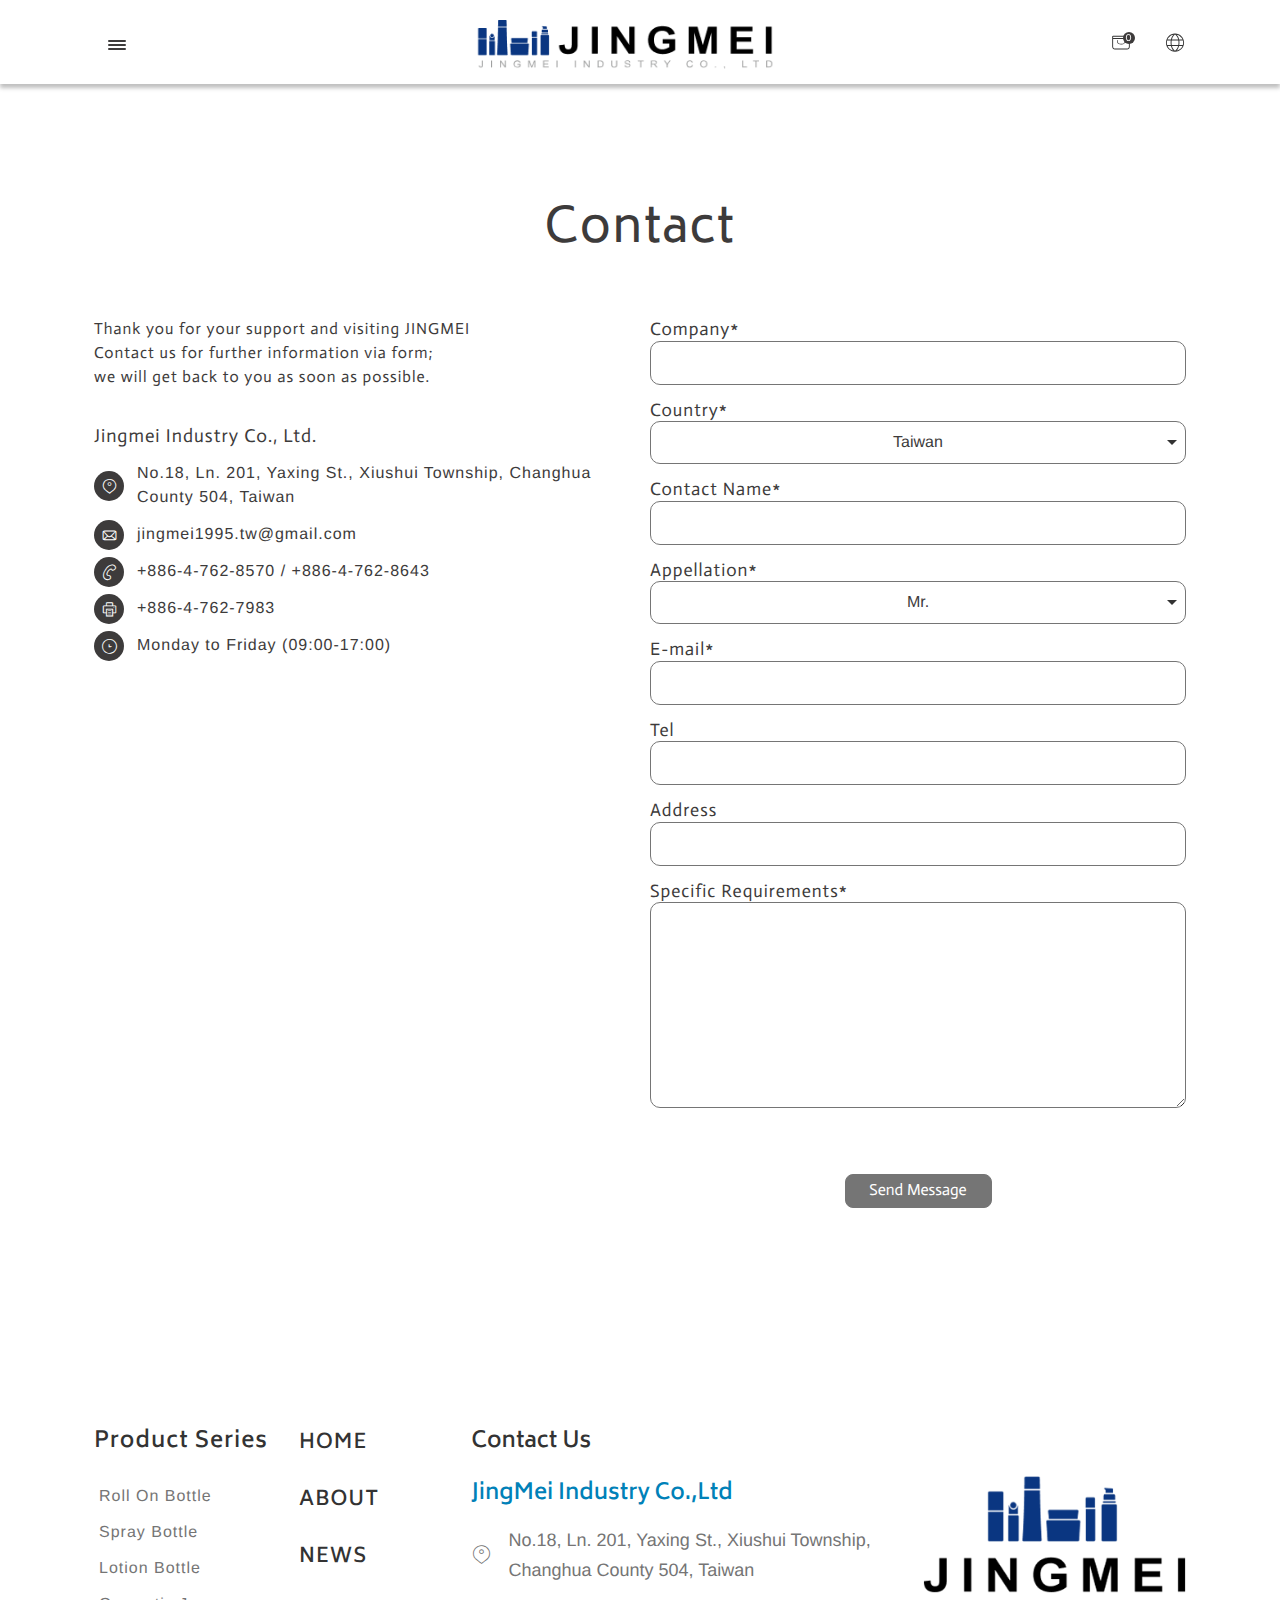
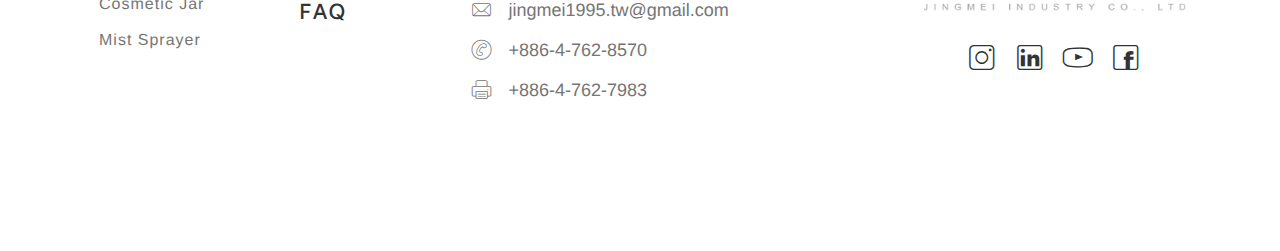
<file: contact.html>
<!doctype html>
<html lang="zh-hant">

<!-- useData Start 模擬用 -->
<!-- useData End -->

<head>
	<!-- Title and Meta 
=============================================================================== -->
<meta charset="utf-8" />
<meta http-equiv="X-UA-Compatible" content="IE=edge" />
<title>JINGMEI</title>
<meta name="author" content="" />
<meta name="description" content="" />
<meta name="keywords" content="roll on bottle, roll on perfume containers, roller ball bottles, cosmetic jar, cream jar, small cosmetic jars, sample cosmetic containers, spray bottle, mist sprayer, spray bottle manufacturer" />

<!-- Facebook Open Graph Meta 
=============================================================================== -->
<meta property="og:title" content="" />
<meta property="og:url" content="" />
<meta property="og:site_name" content="" />
<meta property="og:description" content="" />
<meta property="og:image" content="" />

<meta name="viewport" content="viewport-fit=cover, width=device-width, initial-scale=1.0" />
<meta name="format-detection" content="telephone=no">

<!-- ico 
=============================================================================== -->
<!-- <link rel="icon" type="image/x-icon" href="styles/images/web-icon.ico" /> -->

<!-- Icommon Icon 
=============================================================================== -->
<link rel="stylesheet" href="styles/icomoon/style.css">

<!-- Google Fonts 
=============================================================================== -->
<link rel="preconnect" href="https://fonts.googleapis.com">
<link rel="preconnect" href="https://fonts.gstatic.com" crossorigin>
<link href="https://fonts.googleapis.com/css2?family=Actor&family=Akatab:wght@400;500;600;700;800;900&family=Arimo:ital,wght@0,400..700;1,400..700&family=Biryani:wght@200;300;400;600;700;800;900&family=Castoro+Titling&family=Gloock&family=Jost:ital,wght@0,100..900;1,100..900&family=Noto+Sans:ital,wght@0,100..900;1,100..900&family=Outfit:wght@100..900&family=Radio+Canada+Big:ital,wght@0,400..700;1,400..700&display=swap" rel="stylesheet">

<!-- Plug-in Style
=============================================================================== -->
<link rel="stylesheet" href="scripts/plugin/swiper/swiper.min.css">
<link rel="stylesheet" href="scripts/plugin/fancybox/jquery.fancybox.min.css">
<link rel="stylesheet" href="scripts/plugin/aos/aos.css">

<!-- Web Style 
=============================================================================== -->
<link rel="stylesheet" type="text/css" href="styles/style.css" />

<!-- Master Css -->
<script src="scripts/plugin/mastercss/master-css.js"></script>
<script src="scripts/useMasterCss.js"></script></head>

<body>
  <div class="l-wp:html">
    <header class="hd | fixed top:0 left:0 z:999 w:full bg:#fff box-shadow:0|4|4|0|#00000040">
  <div class="tool-block | {bb:1|solid|#9F9F9F;pt:15;pb:8}@pc
    {pt:20;pb:15}@<pc">
    <div class="l-wp max-w:1765 fx ai:center jc:space-between f:12">
      <div class="hd-toggle | hide@pc w:45 h:45 rel {abs;top:50%;left:50%;w:18;h:2;r:50;bg:#3D3B3B}>div">
        <div class="hd-toggle__bar | translate(-50%,-4)"></div>
        <div class="hd-toggle__bar | translate(-50%,0)"></div>
        <div class="hd-toggle__bar | translate(-50%,4)"></div>
      </div>
      <ul class="el-reset fx ai:center gap:20 hide@<pc {flex;ai:center}>li {font-size:18;translateY(-2px);mr:7}>li>i">
        <li><i class="icon-phone"></i>Call: <a href="tel:+886-4-762-8570">+886-4-762-8570</a></li>
        <li><i class="icon-mail-1"></i>E-mial: <a href="mailto:jingmei1995.tw@gmail.com">jingmei1995.tw@gmail.com</a></li>
      </ul>
      <a href="index.html" class="logo | hide@pc block lh:0 {max-w:300}@<pc {max-w:147}@<=xs"><img src="./img/base/header/logo.png" alt=""></a>
      <ul class="el-reset fx ai:center {mr:33}>li:not(:last-child)">
        <li>
          <a href="" class="c-btn:shopping-car | block rel">
            <span class="c-btn__number | abs top:-1 right:-3 r:100 flex ai:center jc:center w:12 h:12 font-size:10 bg:#3D3B3B f:#fff">0</span>
            <span class="c-btn__icon | font-size:20"><i class="icon-shopping-car"></i></span>
          </a>
        </li>
        <li>
          <div class="lang | rel">
            <div class="lang__toggle | font-size:20 cursor:pointer"><i class="icon-lang"></i></div>
            <ul class="lang__list | hide reset abs top:100% left:50% translateX(-50%) font-size:16 text:center w:150 bg:#fff shadow:0|4|4|rgba(0,0,0,.3) {rel;block;w:full;p:8|10}>li>a {content:'';abs;bottom:0;left:5%;w:90%;h:1;bg:#dfdfdf}>li:not(:last-child)>a:before">
              <li><a href="">English</a></li>
              <li><a href="">繁體中文</a></li>
            </ul>
          </div>
        </li>
      </ul>
    </div>
  </div>
  <menu class="menu-block | reset fx jc:center
    {fixed;top:0;left:0;z:1;w:277;h:full;bg:#C1D4E3;rr:18;translateX(-100%);~all|.5s|ease}@<pc
    {translateX(0)}.is-show@<pc">
    <div class="menu-close js-menu-close | hide@>pc"></div>
    <nav class="menu | fx ai:center 
      {el-reset;fx;ai:center;gap:15}>ol 
      {rel}>ol>li 
      {block;rel;p:20|25}>ol>li>a
      {flex:col;w:full}@<pc
      {flex:col;w:full;gap:22}>ol@<pc
      {mb:22}>ol:not(:last-child)@<pc
      {w:full}>ol>li@<pc
      {p:5|25;text:center}>ol>li>a@<pc">
      <ol class="menu__list">
        <li class="menu__item"><a href="index.html" class="menu__link">HOME</a></li>
        <li class="menu__item"><a href="about.html" class="menu__link">ABOUT</a></li>
        <li class="menu__item">
          <a href="products.html" class="menu__link">PRODUCTS</a>
          <ul class="dropdown">
            <li><a href="products-list.html" class="dropdown-link">Roll on Bottle</a></li>
            <li><a href="products-list.html" class="dropdown-link">Spray Bottle</a></li>
            <li><a href="products-list.html" class="dropdown-link">Lotion Bottle</a></li>
            <li><a href="products-list.html" class="dropdown-link">Cream Jar</a></li>
            <li><a href="products-list.html" class="dropdown-link">Mist Sprayer</a></li>
          </ul>
        </li>
      </ol>
      <a href="index.html" class="logo | block flex-basis:337@>xl flex-basis:250 lh:0 hide@<pc">
        <img src="./img/base/header/logo.png" alt="">
      </a>
      <ol class="menu__list">
        <li class="menu__item"><a href="news.html" class="menu__link">NEWS</a></li>
        <li class="menu__item">
          <a href="faq.html" class="menu__link">FAQ</a>
          <ul class="dropdown">
            <li><a href="faq.html" class="dropdown-link">FAQ</a></li>
            <li><a href="download.html" class="dropdown-link">DWONLOAD</a></li>
          </ul>
        </li>
        <li class="menu__item | hide@>pc"><a href="download.html" class="menu__link">Download</a></li></li>
        <li class="menu__item"><a href="contact.html" class="menu__link">CONTACT</a></li>
      </ol>
    </nav>
  </menu>
</header>

<!-- Phetsarath -->  
    <main class="l-wp:main">
      <div class="l-wp">
        <h1 class="common-title">Contact</h1>
      </div>
      <section class="ctu-wp l-wp | max-w:1470 flex {flex:row}@>sm flex:col gap:40@>lg gap:20@>sm gap:45">
        <div class="ctu-info">
          <div class="ctu-info__description ff-actor fnot-size:20 font-weight:400 f:#3D3B3B mb:34">
            Thank you for your support and visiting JINGMEI<br>
            Contact us for further information via form;<br>
            we will get back to you as soon as possible.
          </div>

          <h3 class="reset ff-actor fnot-size:20 font-weight:400 f:#3D3B3B mb:14">Jingmei Industry Co., Ltd.</h3>
          <ul class="reset ff-arimo font-weight:400 f:#3D3B3B mb:36 
            {mb:13}>li:not(:last-child) 
            {rel;pl:43}>li 
            {abs;top:50%;left:0;translateY(-50%);flex;ai:center;jc:center;w:30;h:30;r:100%;f:#fff;bg:#3D3B3B;lh:0}>li>span 
            {translateX(1px)}>li>span>i">
            <li>
              <span><i class="icon-add-2"></i></span>
              <a href="https://maps.app.goo.gl/BoTXRaFbjG4WZHkW6" target="_blank" rel="noopener noreferrer">No.18, Ln. 201, Yaxing St., Xiushui Township, Changhua County 504, Taiwan</a>
            </li>
            <li>
              <span><i class="icon-mail-3"></i></span>
              <a href="mailto:jingmei1995.tw@gmail.com">jingmei1995.tw@gmail.com</a>
            </li>
            <li>
              <span><i class="icon-tel-2"></i></span>
              <a href="tel:+886-4-762-8570">+886-4-762-8570</a>  / <a href="tel:+886-4-762-8643">+886-4-762-8643</a>
            </li>
            <li>
              <span><i class="icon-fax-2"></i></span>
              +886-4-762-7983
            </li>
            <li>
              <span><i class="icon-time"></i></span>
              Monday to Friday (09:00-17:00)
            </li>
          </ul>
          <div class="u-googlemap | max-w:400@>sm r:20">
            <iframe src="https://www.google.com/maps/embed?pb=!1m18!1m12!1m3!1d3642.826618190122!2d120.49430187590417!3d24.07240947633703!2m3!1f0!2f0!3f0!3m2!1i1024!2i768!4f13.1!3m3!1m2!1s0x34694709d6573445%3A0x100b7fc0386c93f!2zNTA05b2w5YyW57ij56eA5rC06YSJ6ZuF6IiI6KGXMjAx5be3MTjomZ8!5e0!3m2!1szh-TW!2stw!4v1736781432602!5m2!1szh-TW!2stw" width="600" height="450" style="border:0;" allowfullscreen="" loading="lazy" referrerpolicy="no-referrer-when-downgrade"></iframe>
          </div>
        </div>
        <form action="" class="ctu-fm c-fm | {flex:col}_.row@<=lg">
          <div class="row">
            <div class="col-lg-6 | mb:14@<=lg">
              <div class="row {mb:14}>.col-12:not(:last-child)">
                <div class="col-12">
                  <div class="c-fm">
                    <label for="fm1" class="c-fm__name c-fm__name:red">Company</label>
                    <input id="fm1" class="c-fm__input" type="text" name="tel">
                  </div>
                </div>
                <div class="col-12">
                  <div class="c-fm">
                    <label for="fm2" class="c-fm__name c-fm__name:red">Country</label>
                    <div id="fm2" class="c-select">
                      <select name="" id="">
                        <option value="taiwan">Taiwan</option>
                        <option value="japan">Japan</option>
                      </select>
                    </div>
                  </div>
                </div>
                <div class="col-12">
                  <div class="c-fm">
                    <label for="fm3" class="c-fm__name c-fm__name:red">Contact Name</label>
                    <input id="fm3" class="c-fm__input" type="text" name="tel">
                  </div>
                </div>
                <div class="col-12">
                  <div class="c-fm">
                    <label for="fm3" class="c-fm__name c-fm__name:red">Appellation</label>
                    <div class="c-select">
                      <select name="" id="">
                        <option value="taiwan">Mr.</option>
                        <option value="japan">Ms.</option>
                      </select>
                    </div>
                  </div>
                </div>
                <div class="col-12">
                  <div class="c-fm">
                    <label for="fm4" class="c-fm__name c-fm__name:red">E-mail</label>
                    <input id="fm4" class="c-fm__input" type="text" name="tel">
                  </div>
                </div>
                <div class="col-12">
                  <div class="c-fm">
                    <label for="fm5" class="c-fm__name">Tel</label>
                    <input id="fm5" class="c-fm__input" type="text" name="tel">
                  </div>
                </div>
                <div class="col-12">
                  <div class="c-fm">
                    <label for="fm6" class="c-fm__name">Address</label>
                    <input id="fm6" class="c-fm__input" type="text" name="tel">
                  </div>
                </div>
              </div>
            </div>
            <div class="col-lg-6">
              <div class="c-fm | h:full">
                <label for="fm7" class="c-fm__name c-fm__name:red">Specific Requirements</label>
                <textarea id="fm7" class="c-fm__input | h:full" name="" id="" cols="30" rows="10"></textarea>
              </div>
            </div>
          </div>
          <div class="row">
            <div class="button-group col-12 | fx-c | mt:44">
              <button type="submit" class="c-btn:submit | w:full max-w:147 p:8 r:8 bg:#757575">
                <div class="c-btn__title | rel z:1 ff-actor font-weight:400 f:#fff">Send Message</div>
              </button>
            </div>
          </div>
        </form>
      </section>
    </main>
  
    <footer class="ft | pt:80">
  <div class="l-wp | max-w:1450 fx jc:space-between">
    <div class="footer-block:product">
      <h3 class="footer-block__title | el-reset">Product Series</h3>
      <ul class="footer-block__list | el-reset {f:#757575}>li>a {opacity:.5}>li>a:hover@>pc">
        <li class="footer-block__item"><a href="" class="footer-block__link">Roll On Bottle</a></li>
        <li class="footer-block__item"><a href="" class="footer-block__link">Spray Bottle</a></li>
        <li class="footer-block__item"><a href="" class="footer-block__link">Lotion Bottle</a></li>
        <li class="footer-block__item"><a href="" class="footer-block__link">Cosmetic Jar</a></li>
        <li class="footer-block__item"><a href="" class="footer-block__link">Mist Sprayer</a></li>
      </ul>
    </div>
    <div class="footer-block:list | mt:2">
      <ul class="el-reset">
        <li class="footer-block__item"><a href="" class="footer-block__link">HOME</a></li>
        <li class="footer-block__item"><a href="" class="footer-block__link">ABOUT</a></li>
        <li class="footer-block__item"><a href="" class="footer-block__link">NEWS</a></li>
        <li class="footer-block__item"><a href="" class="footer-block__link">FAQ</a></li>
      </ul>
    </div>
    <div class="footer-block:info | ls:0">
      <h3 class="footer-block__title | el-reset block">Contact Us</h3>
      <h4 class="footer-block__subtitle | el-reset block f:#0081B8">JingMei Industry Co.,Ltd</h4>
      <ul class="el-reset 
      {flex;ai:center;f:#757575}>li 
      {font-size:30;mr:17}>li>i">
        <li class="footer-block__item">
          <i class="icon-add-1"></i>
          <a href="" target="_blank" rel="noopener noreferrer" class="footer-block__link">No.18, Ln. 201, Yaxing St., Xiushui Township, Changhua County 504, Taiwan</a>
        </li>
        <li class="footer-block__item">
          <i class="icon-mail-2"></i>
          <a href="mailto:jingmei1995.tw@gmail.com" class="footer-block__link">jingmei1995.tw@gmail.com</a>
        </li>
        <li class="footer-block__item">
          <i class="icon-tel-1"></i>
          <a href="tel:+886-4-762-8570" class="footer-block__link">+886-4-762-8570</a>
        </li>
        <li class="footer-block__item">
          <i class="icon-fax-1"></i>
          +886-4-762-7983
        </li>
      </ul>
    </div>
    <div class="footer-block:logo">
      <div class="footer-logo | lh:0 mb:30">
        <img class="footer-logo__pc" src="./img/base/footer/logo.png" alt="">
        <img class="footer-logo__mobile" src="./img/base/footer/logo-mobile.png" alt="">
      </div>
      <ul class="footer-community | reset flex ai:center jc:center f:30 gap:17">
        <li><a href=""><i class="icon-ig"></i></a></li>
        <li><a href=""><i class="icon-in"></i></a></li>
        <li><a href=""><i class="icon-youtube"></i></a></li>
        <li><a href=""><i class="icon-facebook"></i></a></li>
      </ul>
    </div>
  </div>
</footer>  </div>
  <script src="scripts/plugin/jquery/jquery-3.4.1.min.js"></script>
<script src="scripts/plugin/swiper/swiper.min.js"></script>
<script src="scripts/plugin/aos/aos.js"></script>
<script src="scripts/plugin/fancybox/jquery.fancybox.min.js"></script>
<script src="scripts/jhuangPing.min.js"></script>
<script src="scripts/custom.js"></script>
</body>

</html>
</file>
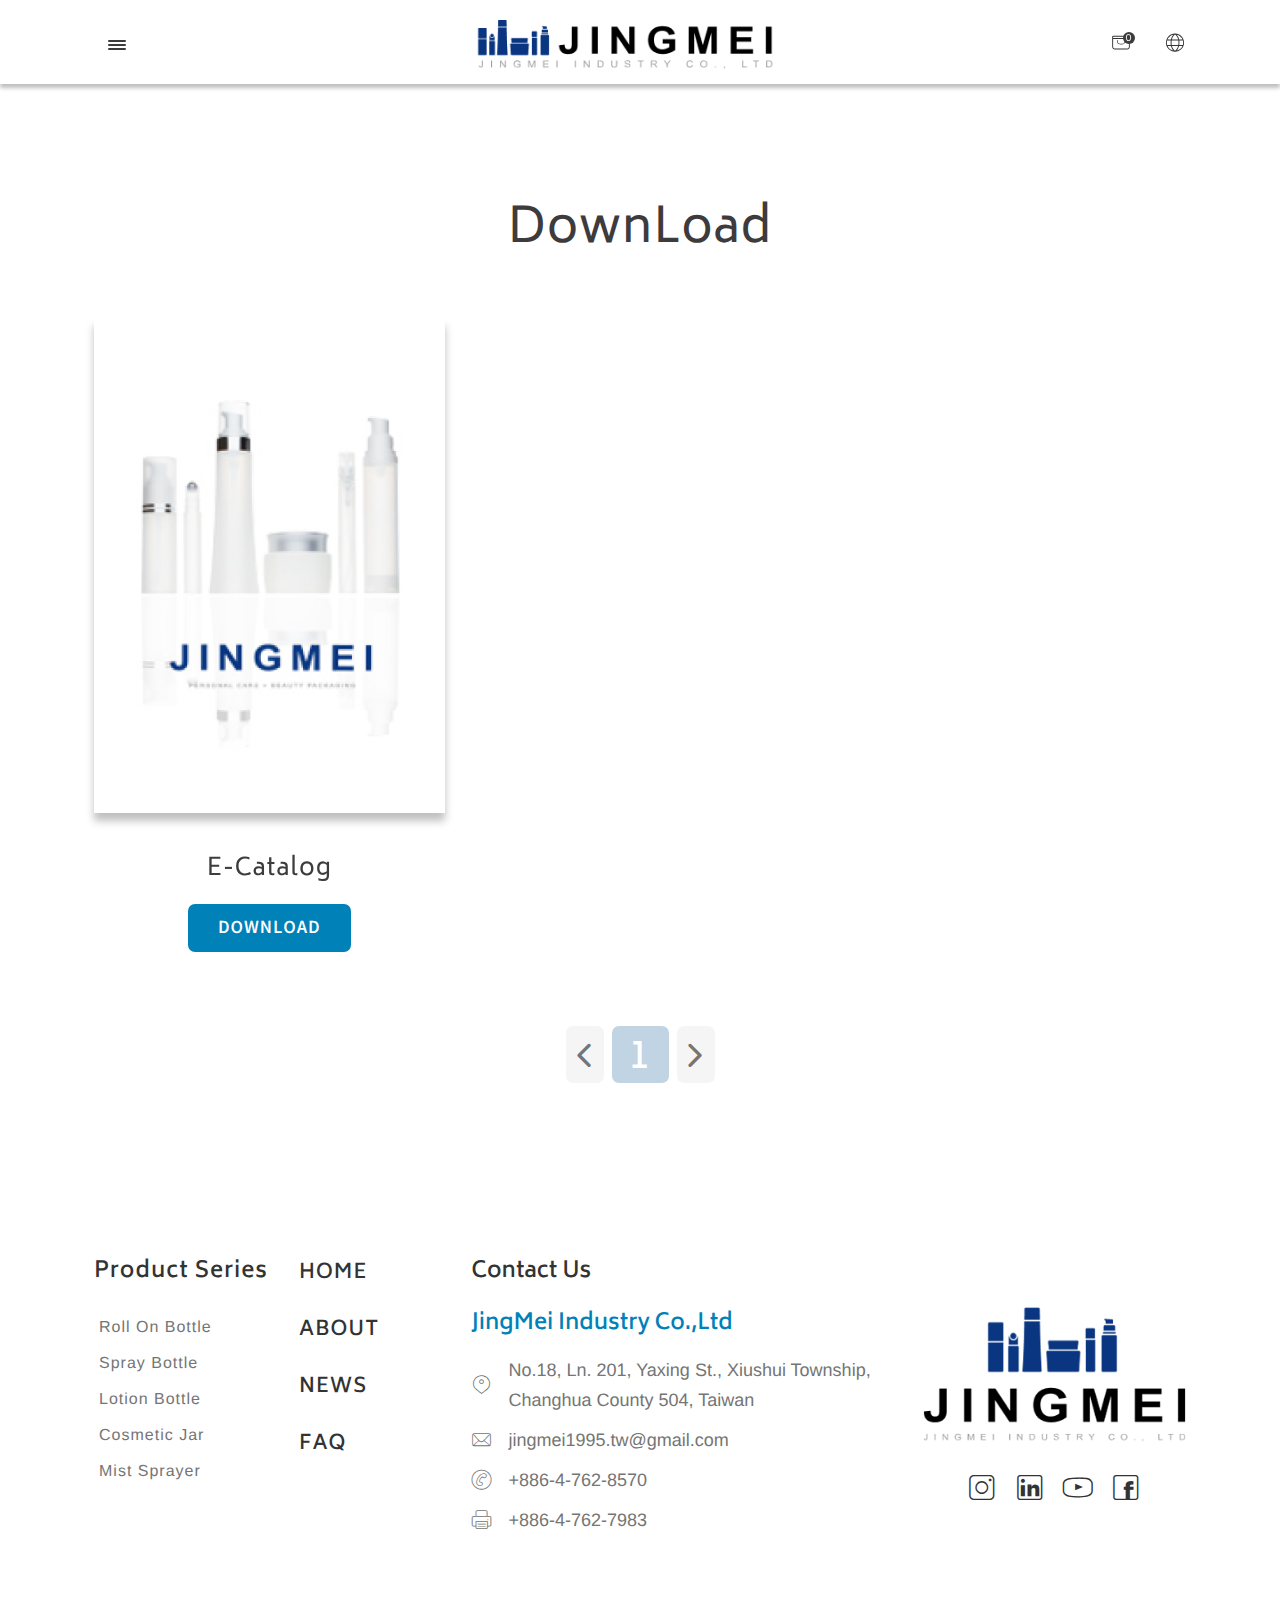
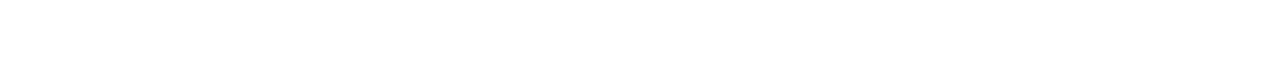
<file: download.html>
<!doctype html>
<html lang="zh-hant">

<head>
	<!-- Title and Meta 
=============================================================================== -->
<meta charset="utf-8" />
<meta http-equiv="X-UA-Compatible" content="IE=edge" />
<title>JINGMEI</title>
<meta name="author" content="" />
<meta name="description" content="" />
<meta name="keywords" content="roll on bottle, roll on perfume containers, roller ball bottles, cosmetic jar, cream jar, small cosmetic jars, sample cosmetic containers, spray bottle, mist sprayer, spray bottle manufacturer" />

<!-- Facebook Open Graph Meta 
=============================================================================== -->
<meta property="og:title" content="" />
<meta property="og:url" content="" />
<meta property="og:site_name" content="" />
<meta property="og:description" content="" />
<meta property="og:image" content="" />

<meta name="viewport" content="viewport-fit=cover, width=device-width, initial-scale=1.0" />
<meta name="format-detection" content="telephone=no">

<!-- ico 
=============================================================================== -->
<!-- <link rel="icon" type="image/x-icon" href="styles/images/web-icon.ico" /> -->

<!-- Icommon Icon 
=============================================================================== -->
<link rel="stylesheet" href="styles/icomoon/style.css">

<!-- Google Fonts 
=============================================================================== -->
<link rel="preconnect" href="https://fonts.googleapis.com">
<link rel="preconnect" href="https://fonts.gstatic.com" crossorigin>
<link href="https://fonts.googleapis.com/css2?family=Actor&family=Akatab:wght@400;500;600;700;800;900&family=Arimo:ital,wght@0,400..700;1,400..700&family=Biryani:wght@200;300;400;600;700;800;900&family=Castoro+Titling&family=Gloock&family=Jost:ital,wght@0,100..900;1,100..900&family=Noto+Sans:ital,wght@0,100..900;1,100..900&family=Outfit:wght@100..900&family=Radio+Canada+Big:ital,wght@0,400..700;1,400..700&display=swap" rel="stylesheet">

<!-- Plug-in Style
=============================================================================== -->
<link rel="stylesheet" href="scripts/plugin/swiper/swiper.min.css">
<link rel="stylesheet" href="scripts/plugin/fancybox/jquery.fancybox.min.css">
<link rel="stylesheet" href="scripts/plugin/aos/aos.css">

<!-- Web Style 
=============================================================================== -->
<link rel="stylesheet" type="text/css" href="styles/style.css" />

<!-- Master Css -->
<script src="scripts/plugin/mastercss/master-css.js"></script>
<script src="scripts/useMasterCss.js"></script></head>

<body>
  <div class="l-wp:html">
    <header class="hd | fixed top:0 left:0 z:999 w:full bg:#fff box-shadow:0|4|4|0|#00000040">
  <div class="tool-block | {bb:1|solid|#9F9F9F;pt:15;pb:8}@pc
    {pt:20;pb:15}@<pc">
    <div class="l-wp max-w:1765 fx ai:center jc:space-between f:12">
      <div class="hd-toggle | hide@pc w:45 h:45 rel {abs;top:50%;left:50%;w:18;h:2;r:50;bg:#3D3B3B}>div">
        <div class="hd-toggle__bar | translate(-50%,-4)"></div>
        <div class="hd-toggle__bar | translate(-50%,0)"></div>
        <div class="hd-toggle__bar | translate(-50%,4)"></div>
      </div>
      <ul class="el-reset fx ai:center gap:20 hide@<pc {flex;ai:center}>li {font-size:18;translateY(-2px);mr:7}>li>i">
        <li><i class="icon-phone"></i>Call: <a href="tel:+886-4-762-8570">+886-4-762-8570</a></li>
        <li><i class="icon-mail-1"></i>E-mial: <a href="mailto:jingmei1995.tw@gmail.com">jingmei1995.tw@gmail.com</a></li>
      </ul>
      <a href="index.html" class="logo | hide@pc block lh:0 {max-w:300}@<pc {max-w:147}@<=xs"><img src="./img/base/header/logo.png" alt=""></a>
      <ul class="el-reset fx ai:center {mr:33}>li:not(:last-child)">
        <li>
          <a href="" class="c-btn:shopping-car | block rel">
            <span class="c-btn__number | abs top:-1 right:-3 r:100 flex ai:center jc:center w:12 h:12 font-size:10 bg:#3D3B3B f:#fff">0</span>
            <span class="c-btn__icon | font-size:20"><i class="icon-shopping-car"></i></span>
          </a>
        </li>
        <li>
          <div class="lang | rel">
            <div class="lang__toggle | font-size:20 cursor:pointer"><i class="icon-lang"></i></div>
            <ul class="lang__list | hide reset abs top:100% left:50% translateX(-50%) font-size:16 text:center w:150 bg:#fff shadow:0|4|4|rgba(0,0,0,.3) {rel;block;w:full;p:8|10}>li>a {content:'';abs;bottom:0;left:5%;w:90%;h:1;bg:#dfdfdf}>li:not(:last-child)>a:before">
              <li><a href="">English</a></li>
              <li><a href="">繁體中文</a></li>
            </ul>
          </div>
        </li>
      </ul>
    </div>
  </div>
  <menu class="menu-block | reset fx jc:center
    {fixed;top:0;left:0;z:1;w:277;h:full;bg:#C1D4E3;rr:18;translateX(-100%);~all|.5s|ease}@<pc
    {translateX(0)}.is-show@<pc">
    <div class="menu-close js-menu-close | hide@>pc"></div>
    <nav class="menu | fx ai:center 
      {el-reset;fx;ai:center;gap:15}>ol 
      {rel}>ol>li 
      {block;rel;p:20|25}>ol>li>a
      {flex:col;w:full}@<pc
      {flex:col;w:full;gap:22}>ol@<pc
      {mb:22}>ol:not(:last-child)@<pc
      {w:full}>ol>li@<pc
      {p:5|25;text:center}>ol>li>a@<pc">
      <ol class="menu__list">
        <li class="menu__item"><a href="index.html" class="menu__link">HOME</a></li>
        <li class="menu__item"><a href="about.html" class="menu__link">ABOUT</a></li>
        <li class="menu__item">
          <a href="products.html" class="menu__link">PRODUCTS</a>
          <ul class="dropdown">
            <li><a href="products-list.html" class="dropdown-link">Roll on Bottle</a></li>
            <li><a href="products-list.html" class="dropdown-link">Spray Bottle</a></li>
            <li><a href="products-list.html" class="dropdown-link">Lotion Bottle</a></li>
            <li><a href="products-list.html" class="dropdown-link">Cream Jar</a></li>
            <li><a href="products-list.html" class="dropdown-link">Mist Sprayer</a></li>
          </ul>
        </li>
      </ol>
      <a href="index.html" class="logo | block flex-basis:337@>xl flex-basis:250 lh:0 hide@<pc">
        <img src="./img/base/header/logo.png" alt="">
      </a>
      <ol class="menu__list">
        <li class="menu__item"><a href="news.html" class="menu__link">NEWS</a></li>
        <li class="menu__item">
          <a href="faq.html" class="menu__link">FAQ</a>
          <ul class="dropdown">
            <li><a href="faq.html" class="dropdown-link">FAQ</a></li>
            <li><a href="download.html" class="dropdown-link">DWONLOAD</a></li>
          </ul>
        </li>
        <li class="menu__item | hide@>pc"><a href="download.html" class="menu__link">Download</a></li></li>
        <li class="menu__item"><a href="contact.html" class="menu__link">CONTACT</a></li>
      </ol>
    </nav>
  </menu>
</header>

<!-- Phetsarath -->  
    <main class="l-wp:main">
      <div class="l-wp">
        <h1 class="common-title">DownLoad</h1>
      </div>

      <section class="pro-cls-wp l-wp | max-w:1340">
        <ul class="el-reset grid {grid-cols:3;gap:50|20}@>md grid-cols:2@>xs gird-cols:1 gap:50|15">
          <li data-aos="fade-up">
            <div class="c-crd:download | {max-w:300;mx:auto}@<=md max-w:200@<=xs">
              <div class="c-crd__pic u-imgfix:contain | shadow:0|8|8|#00000040">
                <img src="./img/base/download/pic01.png" alt="">
              </div>
              <h3 class="c-crd__title | el-reset block ff-biryani font-size:33@>xl font-size:28@>lg font-size:24@>md font-size:20 font-weight:400 f:#3D3B3B text:center px:10 mb:19">E-Catalog</h3>
              <div class="c-crd__button-group | fx-c">
                <a href="" target="_blank" class="c-btn:rectangle | r:7 p:20|60@>lg p:15|30 bg:#0081B8" rel="noopener noreferrer">
                  <span class="c-btn__title | ff-akatab font-siez:23@>lg font-size:18@>md font-size:16 font-weight:700 f:#fff">DOWNLOAD</span>
                </a>
              </div>
            </div>
          </li>
        </ul>
      </section>

      <div class="pagination-group">
        <nav class="c-page | mx:auto">
  <ul class="c-page__list | 
    {mr:8}>li:not(:last-child) 
    {w:20;bg:#f5f5f5;f:#757575;pt:0}>li:first-child>a 
    {w:20;bg:#f5f5f5;f:#757575;pt:0}>li:last-child>a 
    {w:30;h:30;r:7;fx-c;ff-biryani;font-size:25;font-weight:400;f:#fff;bg:#C1D4E3;pt:5}>li>a
    {font-size:47;pt:12}>li>a@>xl
    {font-size:40;pt:10}>li>a@>sm
    {w:57;h:57;font-size:36;pt:10}>li>a@>xs
    {w:38}>li:first-child>a@>xs 
    {w:38}>li:last-child>a@>xs ">
    <li class="c-page__item is-arrow:prev"><a href="" class="c-page__link"><i class="icon-chevron-left"></i></a></li>
    <li class="c-page__item is-active"><a href="" class="c-page__link">1</a></li>
    <li class="c-page__item is-arrow:next"><a href="" class="c-page__link"><i class="icon-chevron-right"></i></a></li>
  </ul>
</nav>      </div>
    </main>
  
    <footer class="ft | pt:80">
  <div class="l-wp | max-w:1450 fx jc:space-between">
    <div class="footer-block:product">
      <h3 class="footer-block__title | el-reset">Product Series</h3>
      <ul class="footer-block__list | el-reset {f:#757575}>li>a {opacity:.5}>li>a:hover@>pc">
        <li class="footer-block__item"><a href="" class="footer-block__link">Roll On Bottle</a></li>
        <li class="footer-block__item"><a href="" class="footer-block__link">Spray Bottle</a></li>
        <li class="footer-block__item"><a href="" class="footer-block__link">Lotion Bottle</a></li>
        <li class="footer-block__item"><a href="" class="footer-block__link">Cosmetic Jar</a></li>
        <li class="footer-block__item"><a href="" class="footer-block__link">Mist Sprayer</a></li>
      </ul>
    </div>
    <div class="footer-block:list | mt:2">
      <ul class="el-reset">
        <li class="footer-block__item"><a href="" class="footer-block__link">HOME</a></li>
        <li class="footer-block__item"><a href="" class="footer-block__link">ABOUT</a></li>
        <li class="footer-block__item"><a href="" class="footer-block__link">NEWS</a></li>
        <li class="footer-block__item"><a href="" class="footer-block__link">FAQ</a></li>
      </ul>
    </div>
    <div class="footer-block:info | ls:0">
      <h3 class="footer-block__title | el-reset block">Contact Us</h3>
      <h4 class="footer-block__subtitle | el-reset block f:#0081B8">JingMei Industry Co.,Ltd</h4>
      <ul class="el-reset 
      {flex;ai:center;f:#757575}>li 
      {font-size:30;mr:17}>li>i">
        <li class="footer-block__item">
          <i class="icon-add-1"></i>
          <a href="" target="_blank" rel="noopener noreferrer" class="footer-block__link">No.18, Ln. 201, Yaxing St., Xiushui Township, Changhua County 504, Taiwan</a>
        </li>
        <li class="footer-block__item">
          <i class="icon-mail-2"></i>
          <a href="mailto:jingmei1995.tw@gmail.com" class="footer-block__link">jingmei1995.tw@gmail.com</a>
        </li>
        <li class="footer-block__item">
          <i class="icon-tel-1"></i>
          <a href="tel:+886-4-762-8570" class="footer-block__link">+886-4-762-8570</a>
        </li>
        <li class="footer-block__item">
          <i class="icon-fax-1"></i>
          +886-4-762-7983
        </li>
      </ul>
    </div>
    <div class="footer-block:logo">
      <div class="footer-logo | lh:0 mb:30">
        <img class="footer-logo__pc" src="./img/base/footer/logo.png" alt="">
        <img class="footer-logo__mobile" src="./img/base/footer/logo-mobile.png" alt="">
      </div>
      <ul class="footer-community | reset flex ai:center jc:center f:30 gap:17">
        <li><a href=""><i class="icon-ig"></i></a></li>
        <li><a href=""><i class="icon-in"></i></a></li>
        <li><a href=""><i class="icon-youtube"></i></a></li>
        <li><a href=""><i class="icon-facebook"></i></a></li>
      </ul>
    </div>
  </div>
</footer>  </div>
  <script src="scripts/plugin/jquery/jquery-3.4.1.min.js"></script>
<script src="scripts/plugin/swiper/swiper.min.js"></script>
<script src="scripts/plugin/aos/aos.js"></script>
<script src="scripts/plugin/fancybox/jquery.fancybox.min.js"></script>
<script src="scripts/jhuangPing.min.js"></script>
<script src="scripts/custom.js"></script>
</body>

</html>
</file>
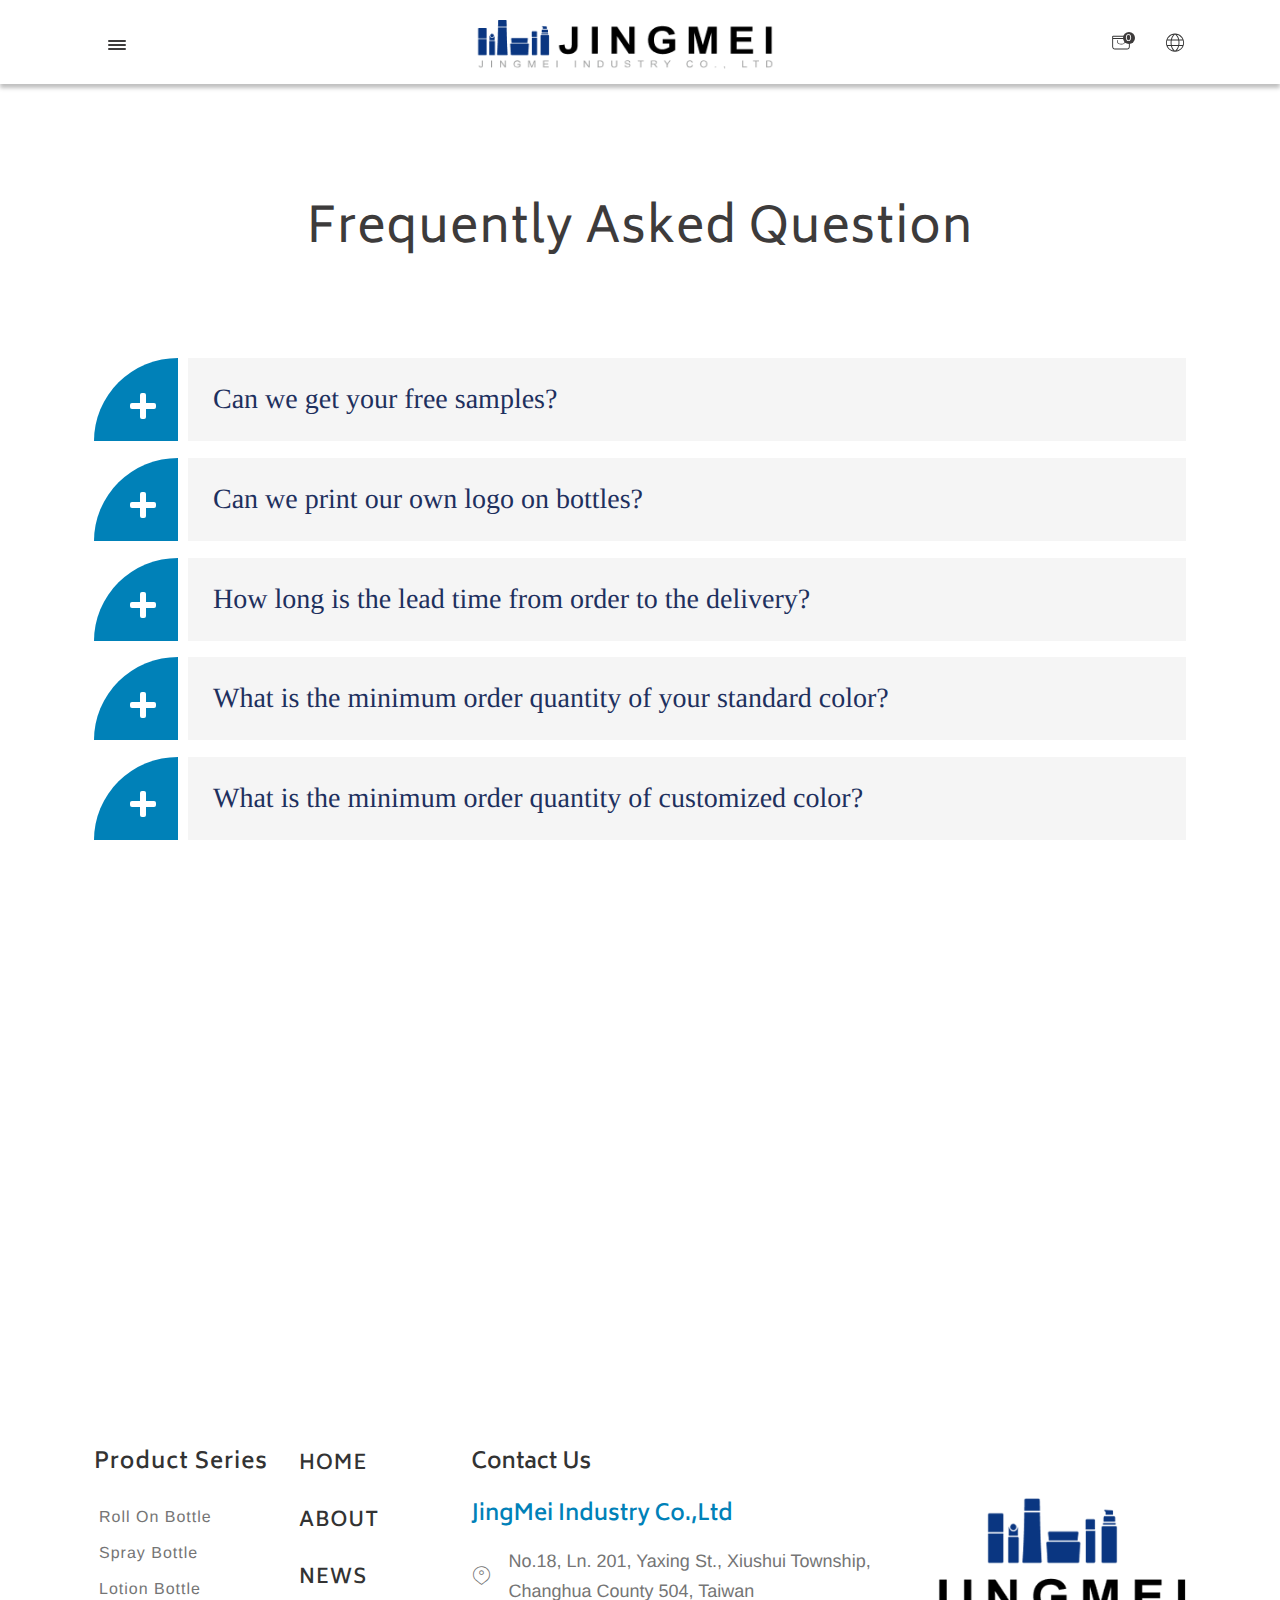
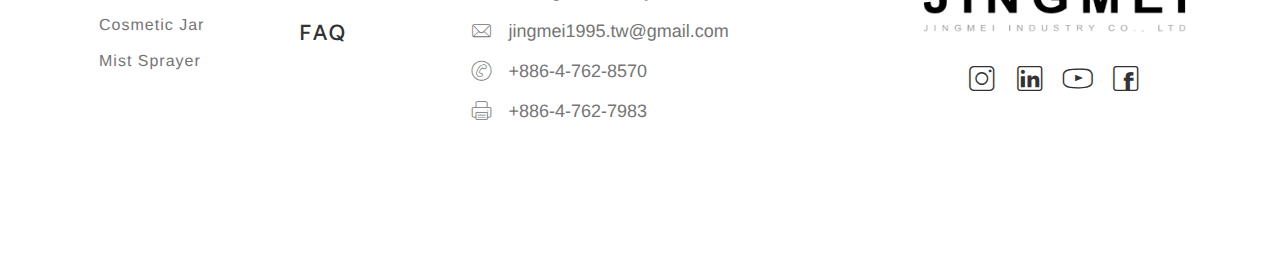
<file: faq.html>
<!doctype html>
<html lang="zh-hant">

<!-- useData Start 模擬用 -->
<!-- useData End -->

<head>
	<!-- Title and Meta 
=============================================================================== -->
<meta charset="utf-8" />
<meta http-equiv="X-UA-Compatible" content="IE=edge" />
<title>JINGMEI</title>
<meta name="author" content="" />
<meta name="description" content="" />
<meta name="keywords" content="roll on bottle, roll on perfume containers, roller ball bottles, cosmetic jar, cream jar, small cosmetic jars, sample cosmetic containers, spray bottle, mist sprayer, spray bottle manufacturer" />

<!-- Facebook Open Graph Meta 
=============================================================================== -->
<meta property="og:title" content="" />
<meta property="og:url" content="" />
<meta property="og:site_name" content="" />
<meta property="og:description" content="" />
<meta property="og:image" content="" />

<meta name="viewport" content="viewport-fit=cover, width=device-width, initial-scale=1.0" />
<meta name="format-detection" content="telephone=no">

<!-- ico 
=============================================================================== -->
<!-- <link rel="icon" type="image/x-icon" href="styles/images/web-icon.ico" /> -->

<!-- Icommon Icon 
=============================================================================== -->
<link rel="stylesheet" href="styles/icomoon/style.css">

<!-- Google Fonts 
=============================================================================== -->
<link rel="preconnect" href="https://fonts.googleapis.com">
<link rel="preconnect" href="https://fonts.gstatic.com" crossorigin>
<link href="https://fonts.googleapis.com/css2?family=Actor&family=Akatab:wght@400;500;600;700;800;900&family=Arimo:ital,wght@0,400..700;1,400..700&family=Biryani:wght@200;300;400;600;700;800;900&family=Castoro+Titling&family=Gloock&family=Jost:ital,wght@0,100..900;1,100..900&family=Noto+Sans:ital,wght@0,100..900;1,100..900&family=Outfit:wght@100..900&family=Radio+Canada+Big:ital,wght@0,400..700;1,400..700&display=swap" rel="stylesheet">

<!-- Plug-in Style
=============================================================================== -->
<link rel="stylesheet" href="scripts/plugin/swiper/swiper.min.css">
<link rel="stylesheet" href="scripts/plugin/fancybox/jquery.fancybox.min.css">
<link rel="stylesheet" href="scripts/plugin/aos/aos.css">

<!-- Web Style 
=============================================================================== -->
<link rel="stylesheet" type="text/css" href="styles/style.css" />

<!-- Master Css -->
<script src="scripts/plugin/mastercss/master-css.js"></script>
<script src="scripts/useMasterCss.js"></script></head>

<body>
  <div class="l-wp:html">
    <header class="hd | fixed top:0 left:0 z:999 w:full bg:#fff box-shadow:0|4|4|0|#00000040">
  <div class="tool-block | {bb:1|solid|#9F9F9F;pt:15;pb:8}@pc
    {pt:20;pb:15}@<pc">
    <div class="l-wp max-w:1765 fx ai:center jc:space-between f:12">
      <div class="hd-toggle | hide@pc w:45 h:45 rel {abs;top:50%;left:50%;w:18;h:2;r:50;bg:#3D3B3B}>div">
        <div class="hd-toggle__bar | translate(-50%,-4)"></div>
        <div class="hd-toggle__bar | translate(-50%,0)"></div>
        <div class="hd-toggle__bar | translate(-50%,4)"></div>
      </div>
      <ul class="el-reset fx ai:center gap:20 hide@<pc {flex;ai:center}>li {font-size:18;translateY(-2px);mr:7}>li>i">
        <li><i class="icon-phone"></i>Call: <a href="tel:+886-4-762-8570">+886-4-762-8570</a></li>
        <li><i class="icon-mail-1"></i>E-mial: <a href="mailto:jingmei1995.tw@gmail.com">jingmei1995.tw@gmail.com</a></li>
      </ul>
      <a href="index.html" class="logo | hide@pc block lh:0 {max-w:300}@<pc {max-w:147}@<=xs"><img src="./img/base/header/logo.png" alt=""></a>
      <ul class="el-reset fx ai:center {mr:33}>li:not(:last-child)">
        <li>
          <a href="" class="c-btn:shopping-car | block rel">
            <span class="c-btn__number | abs top:-1 right:-3 r:100 flex ai:center jc:center w:12 h:12 font-size:10 bg:#3D3B3B f:#fff">0</span>
            <span class="c-btn__icon | font-size:20"><i class="icon-shopping-car"></i></span>
          </a>
        </li>
        <li>
          <div class="lang | rel">
            <div class="lang__toggle | font-size:20 cursor:pointer"><i class="icon-lang"></i></div>
            <ul class="lang__list | hide reset abs top:100% left:50% translateX(-50%) font-size:16 text:center w:150 bg:#fff shadow:0|4|4|rgba(0,0,0,.3) {rel;block;w:full;p:8|10}>li>a {content:'';abs;bottom:0;left:5%;w:90%;h:1;bg:#dfdfdf}>li:not(:last-child)>a:before">
              <li><a href="">English</a></li>
              <li><a href="">繁體中文</a></li>
            </ul>
          </div>
        </li>
      </ul>
    </div>
  </div>
  <menu class="menu-block | reset fx jc:center
    {fixed;top:0;left:0;z:1;w:277;h:full;bg:#C1D4E3;rr:18;translateX(-100%);~all|.5s|ease}@<pc
    {translateX(0)}.is-show@<pc">
    <div class="menu-close js-menu-close | hide@>pc"></div>
    <nav class="menu | fx ai:center 
      {el-reset;fx;ai:center;gap:15}>ol 
      {rel}>ol>li 
      {block;rel;p:20|25}>ol>li>a
      {flex:col;w:full}@<pc
      {flex:col;w:full;gap:22}>ol@<pc
      {mb:22}>ol:not(:last-child)@<pc
      {w:full}>ol>li@<pc
      {p:5|25;text:center}>ol>li>a@<pc">
      <ol class="menu__list">
        <li class="menu__item"><a href="index.html" class="menu__link">HOME</a></li>
        <li class="menu__item"><a href="about.html" class="menu__link">ABOUT</a></li>
        <li class="menu__item">
          <a href="products.html" class="menu__link">PRODUCTS</a>
          <ul class="dropdown">
            <li><a href="products-list.html" class="dropdown-link">Roll on Bottle</a></li>
            <li><a href="products-list.html" class="dropdown-link">Spray Bottle</a></li>
            <li><a href="products-list.html" class="dropdown-link">Lotion Bottle</a></li>
            <li><a href="products-list.html" class="dropdown-link">Cream Jar</a></li>
            <li><a href="products-list.html" class="dropdown-link">Mist Sprayer</a></li>
          </ul>
        </li>
      </ol>
      <a href="index.html" class="logo | block flex-basis:337@>xl flex-basis:250 lh:0 hide@<pc">
        <img src="./img/base/header/logo.png" alt="">
      </a>
      <ol class="menu__list">
        <li class="menu__item"><a href="news.html" class="menu__link">NEWS</a></li>
        <li class="menu__item">
          <a href="faq.html" class="menu__link">FAQ</a>
          <ul class="dropdown">
            <li><a href="faq.html" class="dropdown-link">FAQ</a></li>
            <li><a href="download.html" class="dropdown-link">DWONLOAD</a></li>
          </ul>
        </li>
        <li class="menu__item | hide@>pc"><a href="download.html" class="menu__link">Download</a></li></li>
        <li class="menu__item"><a href="contact.html" class="menu__link">CONTACT</a></li>
      </ol>
    </nav>
  </menu>
</header>

<!-- Phetsarath -->  
    <main class="l-wp:main">
      <div class="l-wp">
        <h1 class="common-title">Frequently Asked Question</h1>
      </div>

      <section class="faq-wp l-wp | max-w:1105">
        <ul class="faq-list | reset">
                      <li data-aos="fade-up">
              <div class="c-crd:faq js-faq">
                <div class="c-crd__headline js-qa-title | flex ai:center {gap:10}@>sm gap:4 cursor:pointer">
                  <div class="c-crd__item | {rtl:100%}@>sm align-self:stretch bg:#0081B8 f:#fff"></div>
                  <h3 class="c-crd__title | reset flex ai:center align-self:stretch ff-castoro font-size:32@>lg font-size:28@>md font-size:24@>xs font-size:20 font-weight:400 f:#1E305E bg:#F5F5F5 ls:0">Can we get your free samples?</h3>
                </div>
                <div class="c-crd__content js-qa-answer | hide ff-biryani {font-size:20;pl:106}@>md {pl:80}@>sm font-size:16 font-weight:300 f:#3D3B3B ls:0 pl:53 pr:25">Yes. we will provide free samples for your testing, but the shipping cost is on buyer’s account.</div>
              </div>
            </li>
                      <li data-aos="fade-up">
              <div class="c-crd:faq js-faq">
                <div class="c-crd__headline js-qa-title | flex ai:center {gap:10}@>sm gap:4 cursor:pointer">
                  <div class="c-crd__item | {rtl:100%}@>sm align-self:stretch bg:#0081B8 f:#fff"></div>
                  <h3 class="c-crd__title | reset flex ai:center align-self:stretch ff-castoro font-size:32@>lg font-size:28@>md font-size:24@>xs font-size:20 font-weight:400 f:#1E305E bg:#F5F5F5 ls:0">Can we print our own logo on bottles?</h3>
                </div>
                <div class="c-crd__content js-qa-answer | hide ff-biryani {font-size:20;pl:106}@>md {pl:80}@>sm font-size:16 font-weight:300 f:#3D3B3B ls:0 pl:53 pr:25">Yes. we can print your logo on bottles by silk screen printing, hot stamping or label printing.</div>
              </div>
            </li>
                      <li data-aos="fade-up">
              <div class="c-crd:faq js-faq">
                <div class="c-crd__headline js-qa-title | flex ai:center {gap:10}@>sm gap:4 cursor:pointer">
                  <div class="c-crd__item | {rtl:100%}@>sm align-self:stretch bg:#0081B8 f:#fff"></div>
                  <h3 class="c-crd__title | reset flex ai:center align-self:stretch ff-castoro font-size:32@>lg font-size:28@>md font-size:24@>xs font-size:20 font-weight:400 f:#1E305E bg:#F5F5F5 ls:0">How long is the lead time from order to the delivery?</h3>
                </div>
                <div class="c-crd__content js-qa-answer | hide ff-biryani {font-size:20;pl:106}@>md {pl:80}@>sm font-size:16 font-weight:300 f:#3D3B3B ls:0 pl:53 pr:25">* Stock items: in 3 working days<br>
* Customized items with logo printing: 25~45 working days</div>
              </div>
            </li>
                      <li data-aos="fade-up">
              <div class="c-crd:faq js-faq">
                <div class="c-crd__headline js-qa-title | flex ai:center {gap:10}@>sm gap:4 cursor:pointer">
                  <div class="c-crd__item | {rtl:100%}@>sm align-self:stretch bg:#0081B8 f:#fff"></div>
                  <h3 class="c-crd__title | reset flex ai:center align-self:stretch ff-castoro font-size:32@>lg font-size:28@>md font-size:24@>xs font-size:20 font-weight:400 f:#1E305E bg:#F5F5F5 ls:0">What is the minimum order quantity of your standard color?</h3>
                </div>
                <div class="c-crd__content js-qa-answer | hide ff-biryani {font-size:20;pl:106}@>md {pl:80}@>sm font-size:16 font-weight:300 f:#3D3B3B ls:0 pl:53 pr:25">* Spray Bottle/ Lotion Bottle: 500 sets ~5,000 sets<br>
* Roll On Bottle: 250 sets ~3,000 sets<br>
* Cream Jar: 250 sets~ 4,000 sets<br>
* Mist Sprayer: 1500 pcs</div>
              </div>
            </li>
                      <li data-aos="fade-up">
              <div class="c-crd:faq js-faq">
                <div class="c-crd__headline js-qa-title | flex ai:center {gap:10}@>sm gap:4 cursor:pointer">
                  <div class="c-crd__item | {rtl:100%}@>sm align-self:stretch bg:#0081B8 f:#fff"></div>
                  <h3 class="c-crd__title | reset flex ai:center align-self:stretch ff-castoro font-size:32@>lg font-size:28@>md font-size:24@>xs font-size:20 font-weight:400 f:#1E305E bg:#F5F5F5 ls:0">What is the minimum order quantity of customized color?</h3>
                </div>
                <div class="c-crd__content js-qa-answer | hide ff-biryani {font-size:20;pl:106}@>md {pl:80}@>sm font-size:16 font-weight:300 f:#3D3B3B ls:0 pl:53 pr:25">* Injection Color: 5,000pcs - 30,000pcs<br>
* Logo Printing: 2,000pcs - 3,000pcs</div>
              </div>
            </li>
                      <li data-aos="fade-up">
              <div class="c-crd:faq js-faq">
                <div class="c-crd__headline js-qa-title | flex ai:center {gap:10}@>sm gap:4 cursor:pointer">
                  <div class="c-crd__item | {rtl:100%}@>sm align-self:stretch bg:#0081B8 f:#fff"></div>
                  <h3 class="c-crd__title | reset flex ai:center align-self:stretch ff-castoro font-size:32@>lg font-size:28@>md font-size:24@>xs font-size:20 font-weight:400 f:#1E305E bg:#F5F5F5 ls:0">What are the available payment methods?</h3>
                </div>
                <div class="c-crd__content js-qa-answer | hide ff-biryani {font-size:20;pl:106}@>md {pl:80}@>sm font-size:16 font-weight:300 f:#3D3B3B ls:0 pl:53 pr:25">We provides Telegraphic Transfer (T/T) and PayPal. We can also accept the payment through Alibaba online trade assurance order.</div>
              </div>
            </li>
                      <li data-aos="fade-up">
              <div class="c-crd:faq js-faq">
                <div class="c-crd__headline js-qa-title | flex ai:center {gap:10}@>sm gap:4 cursor:pointer">
                  <div class="c-crd__item | {rtl:100%}@>sm align-self:stretch bg:#0081B8 f:#fff"></div>
                  <h3 class="c-crd__title | reset flex ai:center align-self:stretch ff-castoro font-size:32@>lg font-size:28@>md font-size:24@>xs font-size:20 font-weight:400 f:#1E305E bg:#F5F5F5 ls:0">What are the available shipping methods?</h3>
                </div>
                <div class="c-crd__content js-qa-answer | hide ff-biryani {font-size:20;pl:106}@>md {pl:80}@>sm font-size:16 font-weight:300 f:#3D3B3B ls:0 pl:53 pr:25">* Air Freight: Ideal for customers who need fast and secure delivery.<br>
* Sea Freight: A Cost-Effective option for bulk transportation. Best for large-volume shipments over long distances<br>
* Express Shipping: Quick and convenient. Perfect for small, time-sensitive shipments</div>
              </div>
            </li>
                      <li data-aos="fade-up">
              <div class="c-crd:faq js-faq">
                <div class="c-crd__headline js-qa-title | flex ai:center {gap:10}@>sm gap:4 cursor:pointer">
                  <div class="c-crd__item | {rtl:100%}@>sm align-self:stretch bg:#0081B8 f:#fff"></div>
                  <h3 class="c-crd__title | reset flex ai:center align-self:stretch ff-castoro font-size:32@>lg font-size:28@>md font-size:24@>xs font-size:20 font-weight:400 f:#1E305E bg:#F5F5F5 ls:0">What are the available shipping terms?</h3>
                </div>
                <div class="c-crd__content js-qa-answer | hide ff-biryani {font-size:20;pl:106}@>md {pl:80}@>sm font-size:16 font-weight:300 f:#3D3B3B ls:0 pl:53 pr:25">* EXW (Ex-Works): The buyer arranges pickup from our factory and handles all transportation responsibilities.<br>
* FOB (Free On Board): We cover shipping cost from our factory to loading on board vessel; the buyer takes over transportation and insurance from that point.<br>
* CIF (Cost, Insurance, and Freight): We cover shipping and insurance cost from our factory to the destination port; the buyer handles the remaining transportation<br>
* C&F (Cost and Freight): We cover shipping to the destination port; the buyer handles insurance and the remaining transport costs.<br>
* DAP (Delivered at Place): We handle transportation to the buyer’s specified location; the buyer is responsible for import clearance and duties.</div>
              </div>
            </li>
                  </ul>
      </section>
    </main>
  
    <footer class="ft | pt:80">
  <div class="l-wp | max-w:1450 fx jc:space-between">
    <div class="footer-block:product">
      <h3 class="footer-block__title | el-reset">Product Series</h3>
      <ul class="footer-block__list | el-reset {f:#757575}>li>a {opacity:.5}>li>a:hover@>pc">
        <li class="footer-block__item"><a href="" class="footer-block__link">Roll On Bottle</a></li>
        <li class="footer-block__item"><a href="" class="footer-block__link">Spray Bottle</a></li>
        <li class="footer-block__item"><a href="" class="footer-block__link">Lotion Bottle</a></li>
        <li class="footer-block__item"><a href="" class="footer-block__link">Cosmetic Jar</a></li>
        <li class="footer-block__item"><a href="" class="footer-block__link">Mist Sprayer</a></li>
      </ul>
    </div>
    <div class="footer-block:list | mt:2">
      <ul class="el-reset">
        <li class="footer-block__item"><a href="" class="footer-block__link">HOME</a></li>
        <li class="footer-block__item"><a href="" class="footer-block__link">ABOUT</a></li>
        <li class="footer-block__item"><a href="" class="footer-block__link">NEWS</a></li>
        <li class="footer-block__item"><a href="" class="footer-block__link">FAQ</a></li>
      </ul>
    </div>
    <div class="footer-block:info | ls:0">
      <h3 class="footer-block__title | el-reset block">Contact Us</h3>
      <h4 class="footer-block__subtitle | el-reset block f:#0081B8">JingMei Industry Co.,Ltd</h4>
      <ul class="el-reset 
      {flex;ai:center;f:#757575}>li 
      {font-size:30;mr:17}>li>i">
        <li class="footer-block__item">
          <i class="icon-add-1"></i>
          <a href="" target="_blank" rel="noopener noreferrer" class="footer-block__link">No.18, Ln. 201, Yaxing St., Xiushui Township, Changhua County 504, Taiwan</a>
        </li>
        <li class="footer-block__item">
          <i class="icon-mail-2"></i>
          <a href="mailto:jingmei1995.tw@gmail.com" class="footer-block__link">jingmei1995.tw@gmail.com</a>
        </li>
        <li class="footer-block__item">
          <i class="icon-tel-1"></i>
          <a href="tel:+886-4-762-8570" class="footer-block__link">+886-4-762-8570</a>
        </li>
        <li class="footer-block__item">
          <i class="icon-fax-1"></i>
          +886-4-762-7983
        </li>
      </ul>
    </div>
    <div class="footer-block:logo">
      <div class="footer-logo | lh:0 mb:30">
        <img class="footer-logo__pc" src="./img/base/footer/logo.png" alt="">
        <img class="footer-logo__mobile" src="./img/base/footer/logo-mobile.png" alt="">
      </div>
      <ul class="footer-community | reset flex ai:center jc:center f:30 gap:17">
        <li><a href=""><i class="icon-ig"></i></a></li>
        <li><a href=""><i class="icon-in"></i></a></li>
        <li><a href=""><i class="icon-youtube"></i></a></li>
        <li><a href=""><i class="icon-facebook"></i></a></li>
      </ul>
    </div>
  </div>
</footer>  </div>
  <script src="scripts/plugin/jquery/jquery-3.4.1.min.js"></script>
<script src="scripts/plugin/swiper/swiper.min.js"></script>
<script src="scripts/plugin/aos/aos.js"></script>
<script src="scripts/plugin/fancybox/jquery.fancybox.min.js"></script>
<script src="scripts/jhuangPing.min.js"></script>
<script src="scripts/custom.js"></script>
  <script>
    $(document).ready(function () {
      page.faq();
    });
  </script>
</body>

</html>
</file>
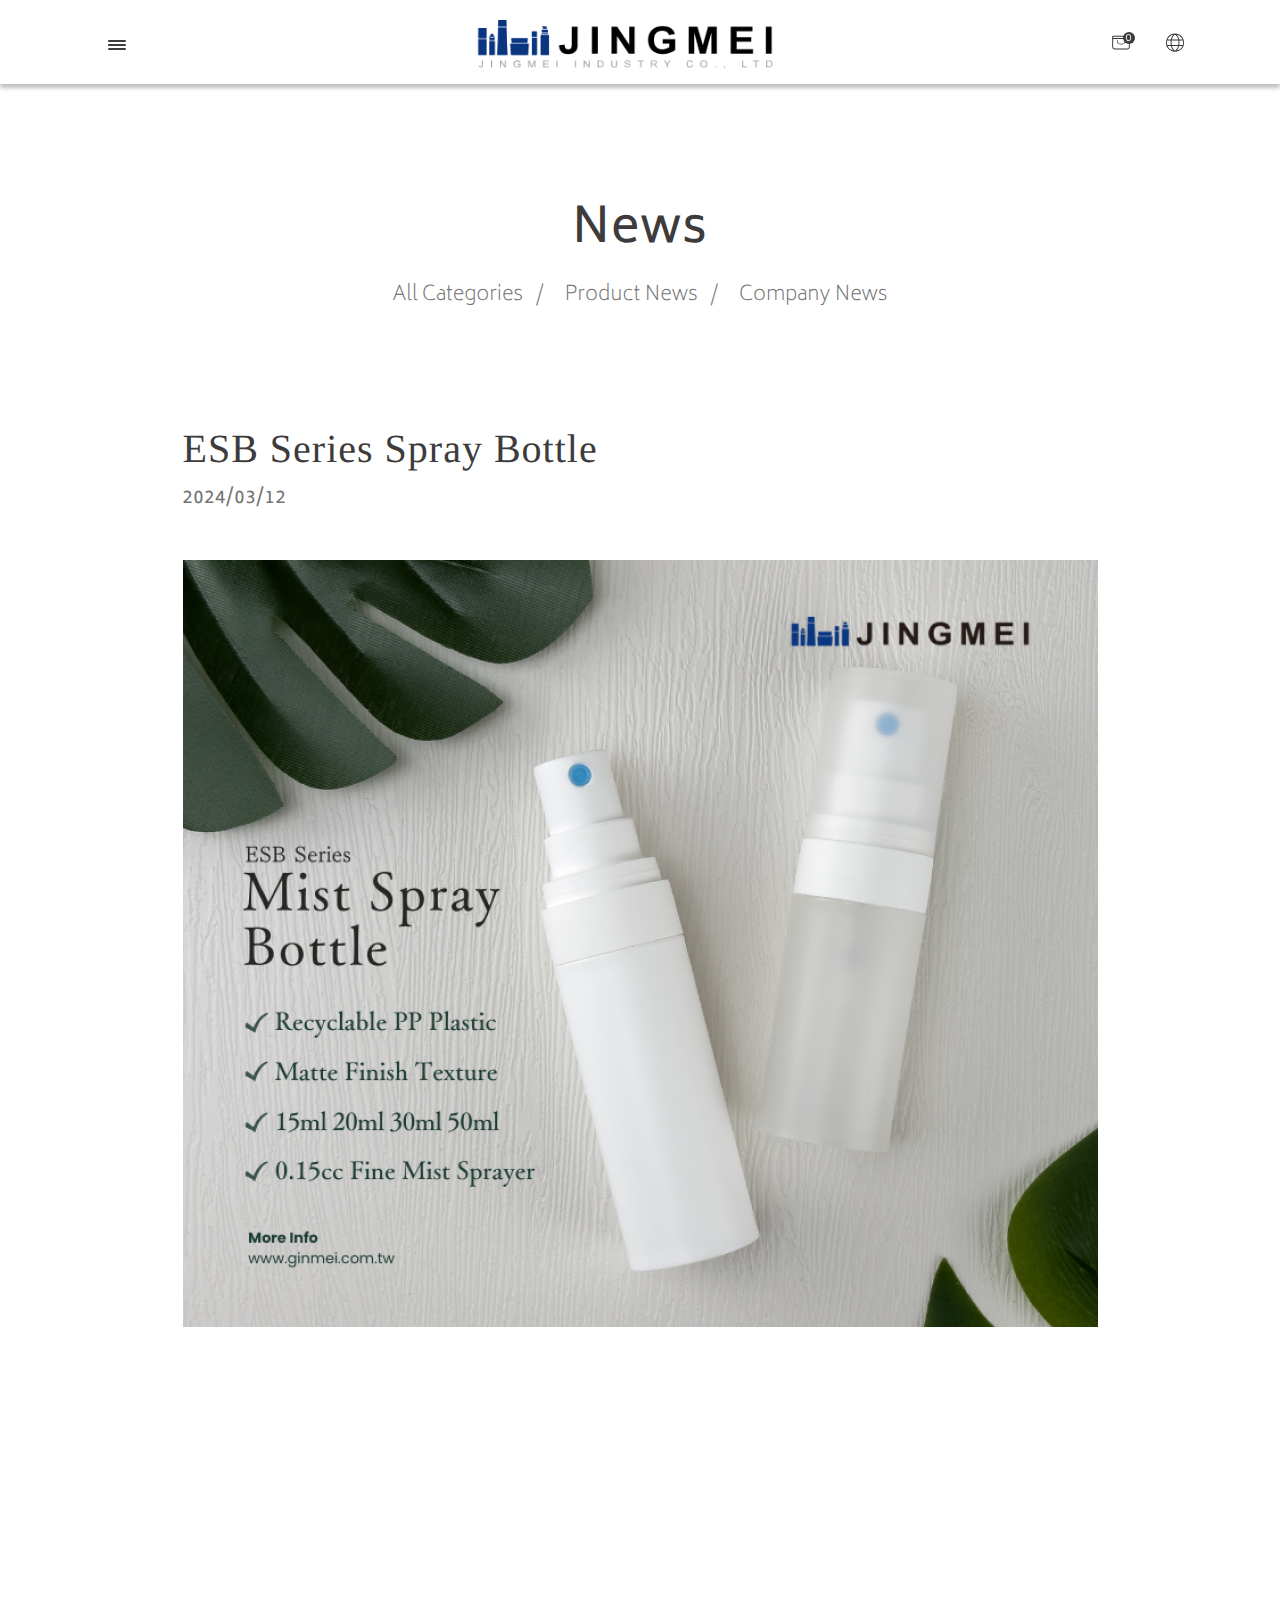
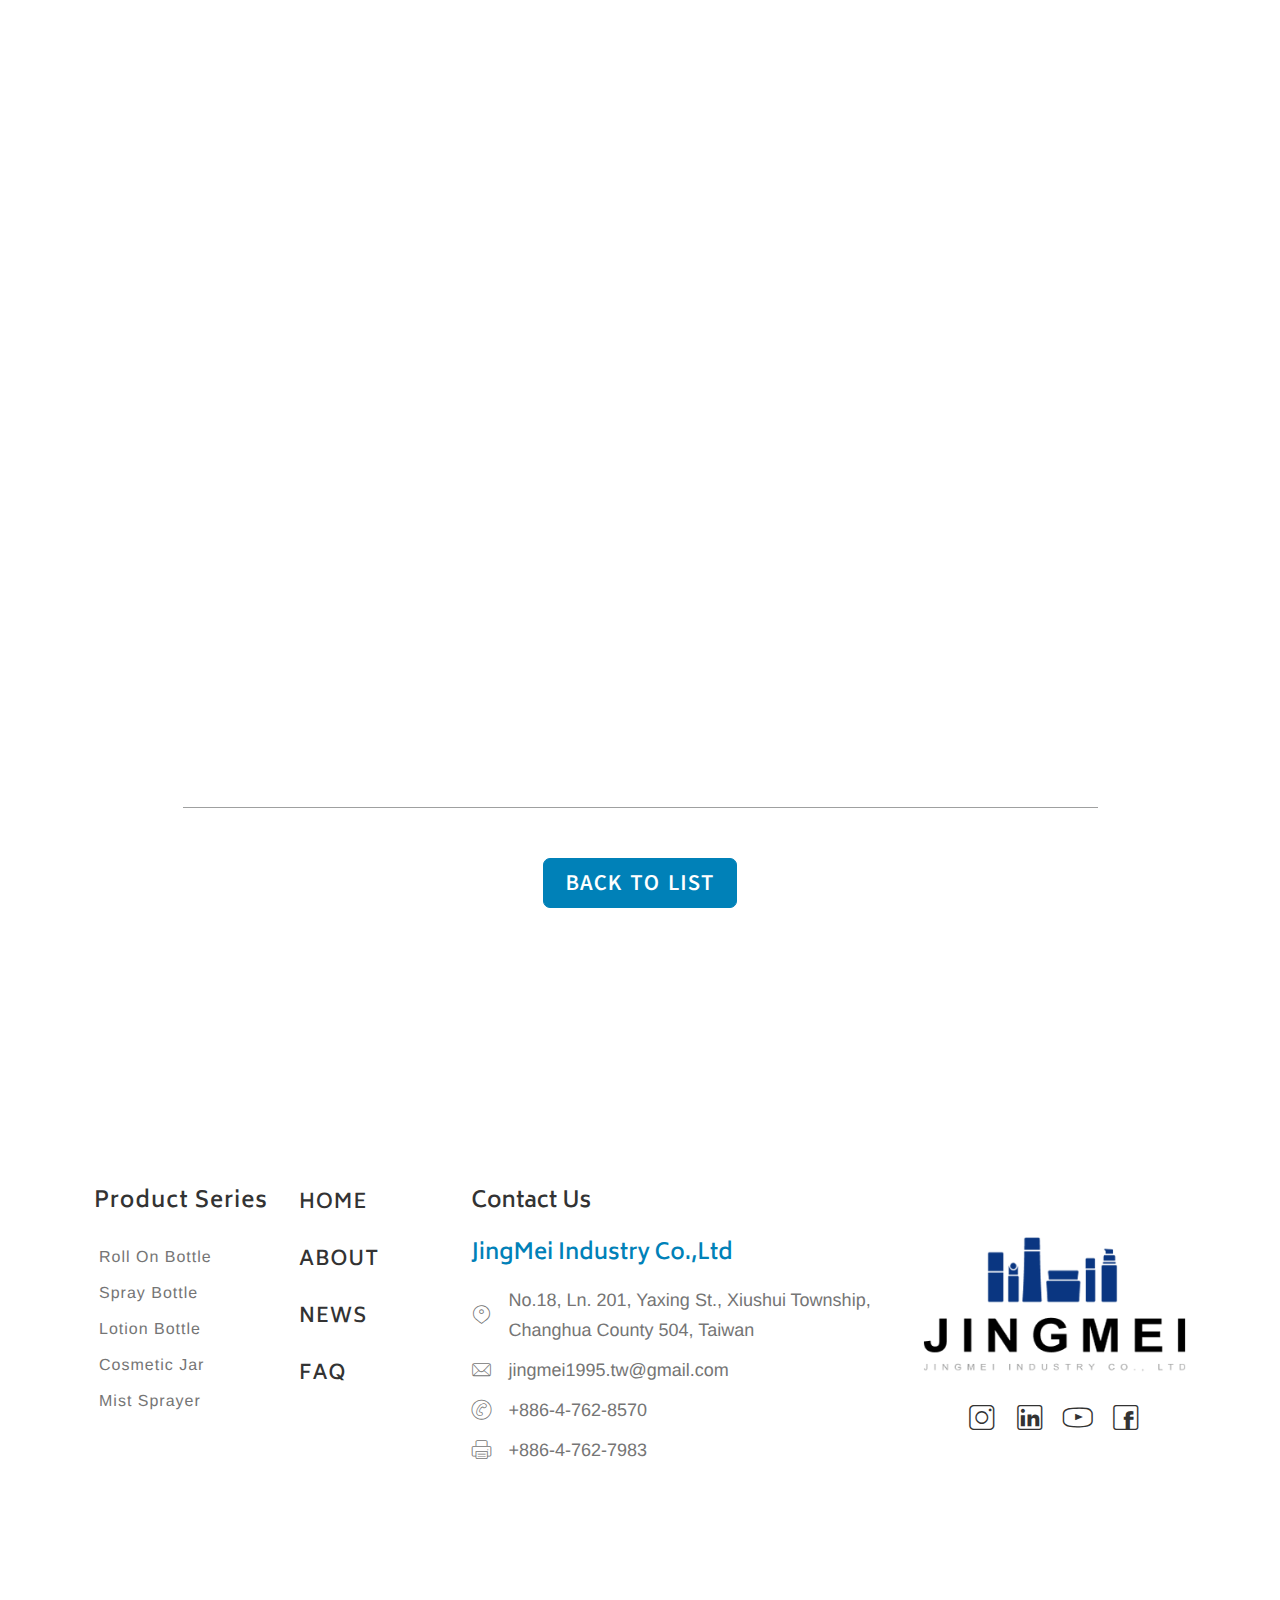
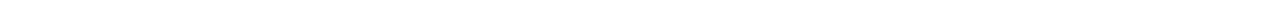
<file: news-detail.html>
<!doctype html>
<html lang="zh-hant">

<!-- useData Start 模擬用 -->
<!-- useData End -->

<head>
	<!-- Title and Meta 
=============================================================================== -->
<meta charset="utf-8" />
<meta http-equiv="X-UA-Compatible" content="IE=edge" />
<title>JINGMEI</title>
<meta name="author" content="" />
<meta name="description" content="" />
<meta name="keywords" content="roll on bottle, roll on perfume containers, roller ball bottles, cosmetic jar, cream jar, small cosmetic jars, sample cosmetic containers, spray bottle, mist sprayer, spray bottle manufacturer" />

<!-- Facebook Open Graph Meta 
=============================================================================== -->
<meta property="og:title" content="" />
<meta property="og:url" content="" />
<meta property="og:site_name" content="" />
<meta property="og:description" content="" />
<meta property="og:image" content="" />

<meta name="viewport" content="viewport-fit=cover, width=device-width, initial-scale=1.0" />
<meta name="format-detection" content="telephone=no">

<!-- ico 
=============================================================================== -->
<!-- <link rel="icon" type="image/x-icon" href="styles/images/web-icon.ico" /> -->

<!-- Icommon Icon 
=============================================================================== -->
<link rel="stylesheet" href="styles/icomoon/style.css">

<!-- Google Fonts 
=============================================================================== -->
<link rel="preconnect" href="https://fonts.googleapis.com">
<link rel="preconnect" href="https://fonts.gstatic.com" crossorigin>
<link href="https://fonts.googleapis.com/css2?family=Actor&family=Akatab:wght@400;500;600;700;800;900&family=Arimo:ital,wght@0,400..700;1,400..700&family=Biryani:wght@200;300;400;600;700;800;900&family=Castoro+Titling&family=Gloock&family=Jost:ital,wght@0,100..900;1,100..900&family=Noto+Sans:ital,wght@0,100..900;1,100..900&family=Outfit:wght@100..900&family=Radio+Canada+Big:ital,wght@0,400..700;1,400..700&display=swap" rel="stylesheet">

<!-- Plug-in Style
=============================================================================== -->
<link rel="stylesheet" href="scripts/plugin/swiper/swiper.min.css">
<link rel="stylesheet" href="scripts/plugin/fancybox/jquery.fancybox.min.css">
<link rel="stylesheet" href="scripts/plugin/aos/aos.css">

<!-- Web Style 
=============================================================================== -->
<link rel="stylesheet" type="text/css" href="styles/style.css" />

<!-- Master Css -->
<script src="scripts/plugin/mastercss/master-css.js"></script>
<script src="scripts/useMasterCss.js"></script></head>

<body>
  <div class="l-wp:html">
    <header class="hd | fixed top:0 left:0 z:999 w:full bg:#fff box-shadow:0|4|4|0|#00000040">
  <div class="tool-block | {bb:1|solid|#9F9F9F;pt:15;pb:8}@pc
    {pt:20;pb:15}@<pc">
    <div class="l-wp max-w:1765 fx ai:center jc:space-between f:12">
      <div class="hd-toggle | hide@pc w:45 h:45 rel {abs;top:50%;left:50%;w:18;h:2;r:50;bg:#3D3B3B}>div">
        <div class="hd-toggle__bar | translate(-50%,-4)"></div>
        <div class="hd-toggle__bar | translate(-50%,0)"></div>
        <div class="hd-toggle__bar | translate(-50%,4)"></div>
      </div>
      <ul class="el-reset fx ai:center gap:20 hide@<pc {flex;ai:center}>li {font-size:18;translateY(-2px);mr:7}>li>i">
        <li><i class="icon-phone"></i>Call: <a href="tel:+886-4-762-8570">+886-4-762-8570</a></li>
        <li><i class="icon-mail-1"></i>E-mial: <a href="mailto:jingmei1995.tw@gmail.com">jingmei1995.tw@gmail.com</a></li>
      </ul>
      <a href="index.html" class="logo | hide@pc block lh:0 {max-w:300}@<pc {max-w:147}@<=xs"><img src="./img/base/header/logo.png" alt=""></a>
      <ul class="el-reset fx ai:center {mr:33}>li:not(:last-child)">
        <li>
          <a href="" class="c-btn:shopping-car | block rel">
            <span class="c-btn__number | abs top:-1 right:-3 r:100 flex ai:center jc:center w:12 h:12 font-size:10 bg:#3D3B3B f:#fff">0</span>
            <span class="c-btn__icon | font-size:20"><i class="icon-shopping-car"></i></span>
          </a>
        </li>
        <li>
          <div class="lang | rel">
            <div class="lang__toggle | font-size:20 cursor:pointer"><i class="icon-lang"></i></div>
            <ul class="lang__list | hide reset abs top:100% left:50% translateX(-50%) font-size:16 text:center w:150 bg:#fff shadow:0|4|4|rgba(0,0,0,.3) {rel;block;w:full;p:8|10}>li>a {content:'';abs;bottom:0;left:5%;w:90%;h:1;bg:#dfdfdf}>li:not(:last-child)>a:before">
              <li><a href="">English</a></li>
              <li><a href="">繁體中文</a></li>
            </ul>
          </div>
        </li>
      </ul>
    </div>
  </div>
  <menu class="menu-block | reset fx jc:center
    {fixed;top:0;left:0;z:1;w:277;h:full;bg:#C1D4E3;rr:18;translateX(-100%);~all|.5s|ease}@<pc
    {translateX(0)}.is-show@<pc">
    <div class="menu-close js-menu-close | hide@>pc"></div>
    <nav class="menu | fx ai:center 
      {el-reset;fx;ai:center;gap:15}>ol 
      {rel}>ol>li 
      {block;rel;p:20|25}>ol>li>a
      {flex:col;w:full}@<pc
      {flex:col;w:full;gap:22}>ol@<pc
      {mb:22}>ol:not(:last-child)@<pc
      {w:full}>ol>li@<pc
      {p:5|25;text:center}>ol>li>a@<pc">
      <ol class="menu__list">
        <li class="menu__item"><a href="index.html" class="menu__link">HOME</a></li>
        <li class="menu__item"><a href="about.html" class="menu__link">ABOUT</a></li>
        <li class="menu__item">
          <a href="products.html" class="menu__link">PRODUCTS</a>
          <ul class="dropdown">
            <li><a href="products-list.html" class="dropdown-link">Roll on Bottle</a></li>
            <li><a href="products-list.html" class="dropdown-link">Spray Bottle</a></li>
            <li><a href="products-list.html" class="dropdown-link">Lotion Bottle</a></li>
            <li><a href="products-list.html" class="dropdown-link">Cream Jar</a></li>
            <li><a href="products-list.html" class="dropdown-link">Mist Sprayer</a></li>
          </ul>
        </li>
      </ol>
      <a href="index.html" class="logo | block flex-basis:337@>xl flex-basis:250 lh:0 hide@<pc">
        <img src="./img/base/header/logo.png" alt="">
      </a>
      <ol class="menu__list">
        <li class="menu__item"><a href="news.html" class="menu__link">NEWS</a></li>
        <li class="menu__item">
          <a href="faq.html" class="menu__link">FAQ</a>
          <ul class="dropdown">
            <li><a href="faq.html" class="dropdown-link">FAQ</a></li>
            <li><a href="download.html" class="dropdown-link">DWONLOAD</a></li>
          </ul>
        </li>
        <li class="menu__item | hide@>pc"><a href="download.html" class="menu__link">Download</a></li></li>
        <li class="menu__item"><a href="contact.html" class="menu__link">CONTACT</a></li>
      </ol>
    </nav>
  </menu>
</header>

<!-- Phetsarath -->  
    <main class="l-wp:main">
      <div class="l-wp">
        <h1 class="common-title">News</h1>
        <ul class="common-tab">
          <li><a href="">All Categories</a></li>
          <li><a href="">Product News</a></li>
          <li><a href="">Company News</a></li>
        </ul>
      </div>

      <section class="news-detail-wp l-wp | max-w:915">
        <h2 class="reset ff-castoro font-size:22 font-weight:400 f:#3D3B3B mb:4
        font-size:48@>xl
        font-size:44@>lg
        font-size:40@>md
        font-size:36@>sm
        {font-size:32;mb:14}@>xs">ESB Series Spray Bottle</h2>
        <div class="ff-biryani font-size:16 font-weigth:300 f:#757575 mb:20
        font-size:24@>xl
        font-size:20@>lg
        {font-size:18;mb:50}@>xs">2024/03/12</div>

        <div class="news-detail-edit l-edit | bb:1|solid|#9FA0A0 pb:43@>xs pb:15">
          <div class="row | mb:50@>xs mb:25">
            <div class="col-12">
              <img src="./img/base/news/detail/pic01.png" alt="">
            </div>
          </div>
          <div class="row | mb:30@>xs mb:15">
            <div class="col-12 | font-size:26@>xl font-size:22@>sm font-size:18 font-weight:700">Product Feature</div>
          </div>

          <div class="row  | mb:90@>xs mb:45 {top:10@>xl;top:5}_div_ul_li:before">
            <div class="col-12">
              <ul class="font-size:24@>xl font-size:20@>sm font-weight:500
                {font-size:26@>xl;font-size:22@>sm;font-size:18;font-weight:700}_b">
                <li>
                  <b>Recyclable PP Plastic</b><br>
                  Excellent resistance to thermal, chemical solvents, bases and acids
                </li>
                <li>
                  <b>Matte Finish Texture</b><br>
                  Give your product a more elegant feel
                </li>
                <li>
                  <b>Mutiple Size Option</b><br>
                  15ML, 20ML, 30ML, 50ML
                </li>
                <li>
                  <b>Sprayer Output</b><br>
                  0.15cc fine mist spray
                </li>
              </ul>
            </div>
          </div>

          <div class="row | mb:50@>xs mb:25">
            <div class="col-12 | font-size:26@>xl font-size:22@>sm font-size:18 font-weight:700">Product Detail: <a class="font-weight:800" href="http://" target="_blank" rel="noopener noreferrer">ESB Series Spray Bottle</a></div>
          </div>

          <div class="row">
            <div class="col-12">
              <iframe width="560" height="315" src="https://www.youtube.com/embed/_57JL84hqHQ?si=dJq5OjPJhCmtnxCA" title="YouTube video player" frameborder="0" allow="accelerometer; autoplay; clipboard-write; encrypted-media; gyroscope; picture-in-picture; web-share" referrerpolicy="strict-origin-when-cross-origin" allowfullscreen></iframe>
            </div>
          </div>
        </div>

        <div class="btn-group | fx-c">
          <div class="c-btn:rectangle-blue js-prev-page">
            <div class="c-btn__title">BACK TO LIST</div>
          </div>
        </div>
      </section>
    </main>
  
    <footer class="ft | pt:80">
  <div class="l-wp | max-w:1450 fx jc:space-between">
    <div class="footer-block:product">
      <h3 class="footer-block__title | el-reset">Product Series</h3>
      <ul class="footer-block__list | el-reset {f:#757575}>li>a {opacity:.5}>li>a:hover@>pc">
        <li class="footer-block__item"><a href="" class="footer-block__link">Roll On Bottle</a></li>
        <li class="footer-block__item"><a href="" class="footer-block__link">Spray Bottle</a></li>
        <li class="footer-block__item"><a href="" class="footer-block__link">Lotion Bottle</a></li>
        <li class="footer-block__item"><a href="" class="footer-block__link">Cosmetic Jar</a></li>
        <li class="footer-block__item"><a href="" class="footer-block__link">Mist Sprayer</a></li>
      </ul>
    </div>
    <div class="footer-block:list | mt:2">
      <ul class="el-reset">
        <li class="footer-block__item"><a href="" class="footer-block__link">HOME</a></li>
        <li class="footer-block__item"><a href="" class="footer-block__link">ABOUT</a></li>
        <li class="footer-block__item"><a href="" class="footer-block__link">NEWS</a></li>
        <li class="footer-block__item"><a href="" class="footer-block__link">FAQ</a></li>
      </ul>
    </div>
    <div class="footer-block:info | ls:0">
      <h3 class="footer-block__title | el-reset block">Contact Us</h3>
      <h4 class="footer-block__subtitle | el-reset block f:#0081B8">JingMei Industry Co.,Ltd</h4>
      <ul class="el-reset 
      {flex;ai:center;f:#757575}>li 
      {font-size:30;mr:17}>li>i">
        <li class="footer-block__item">
          <i class="icon-add-1"></i>
          <a href="" target="_blank" rel="noopener noreferrer" class="footer-block__link">No.18, Ln. 201, Yaxing St., Xiushui Township, Changhua County 504, Taiwan</a>
        </li>
        <li class="footer-block__item">
          <i class="icon-mail-2"></i>
          <a href="mailto:jingmei1995.tw@gmail.com" class="footer-block__link">jingmei1995.tw@gmail.com</a>
        </li>
        <li class="footer-block__item">
          <i class="icon-tel-1"></i>
          <a href="tel:+886-4-762-8570" class="footer-block__link">+886-4-762-8570</a>
        </li>
        <li class="footer-block__item">
          <i class="icon-fax-1"></i>
          +886-4-762-7983
        </li>
      </ul>
    </div>
    <div class="footer-block:logo">
      <div class="footer-logo | lh:0 mb:30">
        <img class="footer-logo__pc" src="./img/base/footer/logo.png" alt="">
        <img class="footer-logo__mobile" src="./img/base/footer/logo-mobile.png" alt="">
      </div>
      <ul class="footer-community | reset flex ai:center jc:center f:30 gap:17">
        <li><a href=""><i class="icon-ig"></i></a></li>
        <li><a href=""><i class="icon-in"></i></a></li>
        <li><a href=""><i class="icon-youtube"></i></a></li>
        <li><a href=""><i class="icon-facebook"></i></a></li>
      </ul>
    </div>
  </div>
</footer>  </div>
  <script src="scripts/plugin/jquery/jquery-3.4.1.min.js"></script>
<script src="scripts/plugin/swiper/swiper.min.js"></script>
<script src="scripts/plugin/aos/aos.js"></script>
<script src="scripts/plugin/fancybox/jquery.fancybox.min.js"></script>
<script src="scripts/jhuangPing.min.js"></script>
<script src="scripts/custom.js"></script>
</body>

</html>
</file>
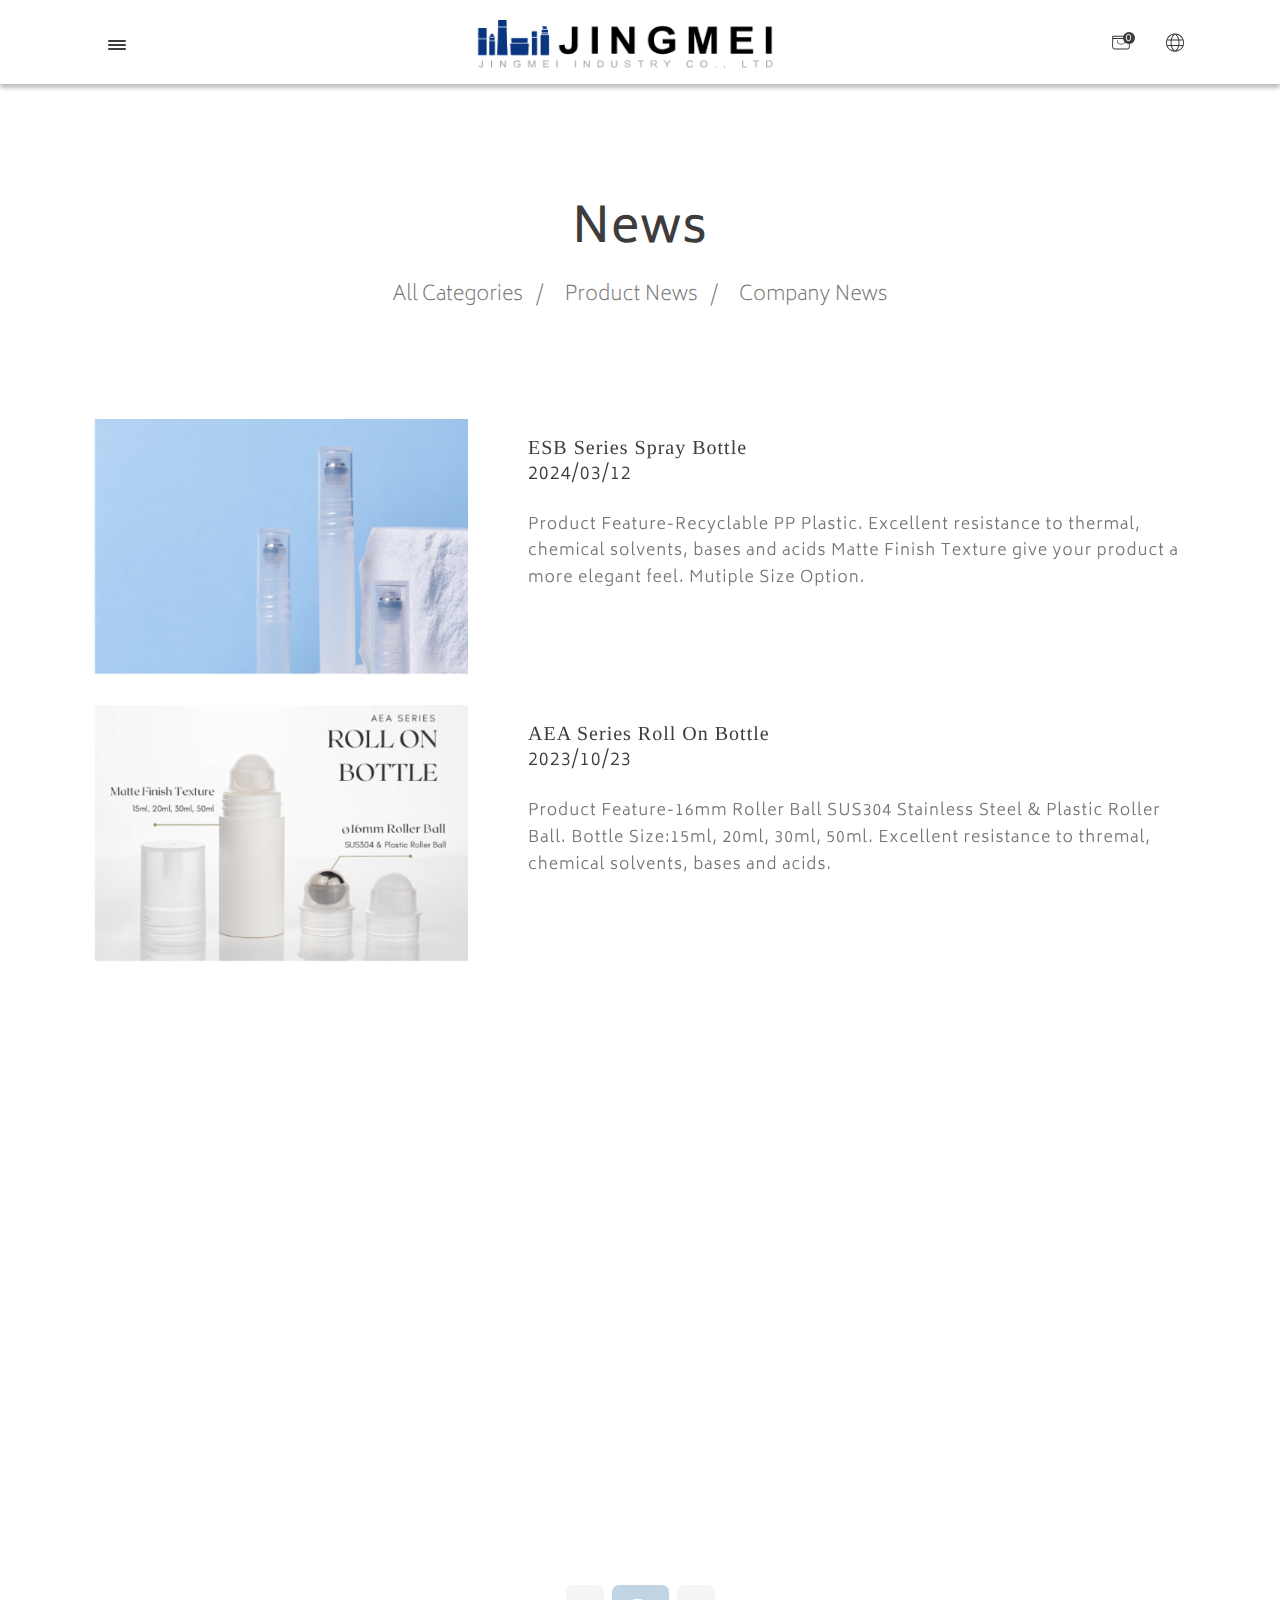
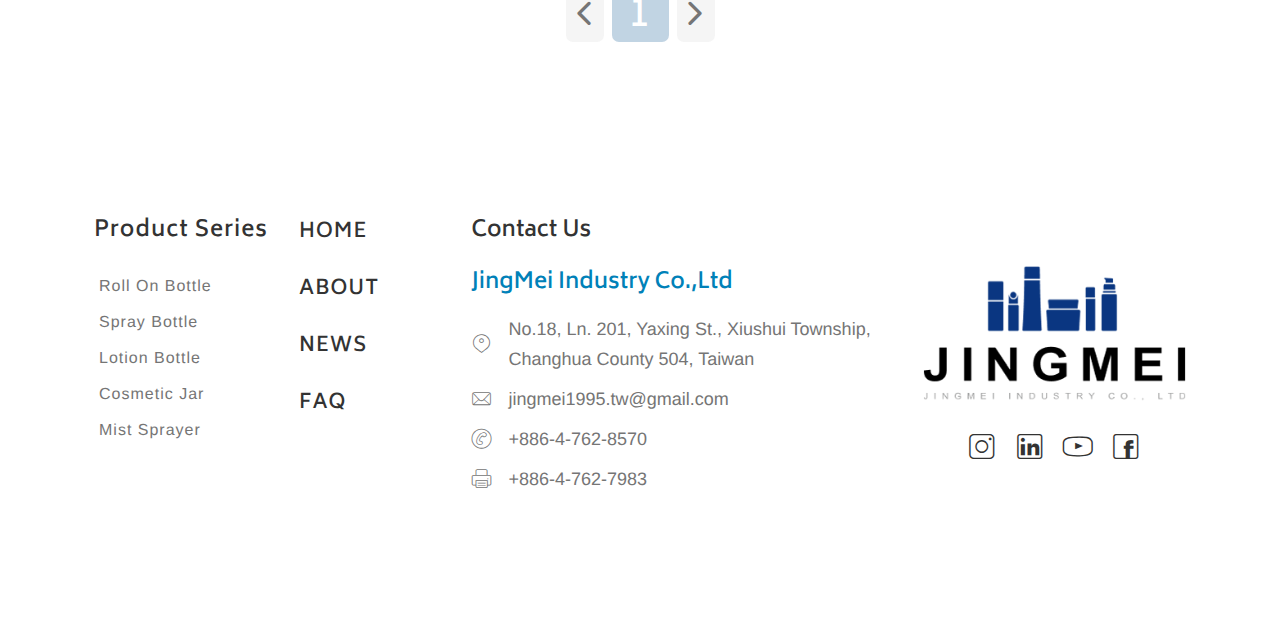
<file: news.html>
<!doctype html>
<html lang="zh-hant">

<!-- useData Start 模擬用 -->
<!-- useData End -->

<head>
	<!-- Title and Meta 
=============================================================================== -->
<meta charset="utf-8" />
<meta http-equiv="X-UA-Compatible" content="IE=edge" />
<title>JINGMEI</title>
<meta name="author" content="" />
<meta name="description" content="" />
<meta name="keywords" content="roll on bottle, roll on perfume containers, roller ball bottles, cosmetic jar, cream jar, small cosmetic jars, sample cosmetic containers, spray bottle, mist sprayer, spray bottle manufacturer" />

<!-- Facebook Open Graph Meta 
=============================================================================== -->
<meta property="og:title" content="" />
<meta property="og:url" content="" />
<meta property="og:site_name" content="" />
<meta property="og:description" content="" />
<meta property="og:image" content="" />

<meta name="viewport" content="viewport-fit=cover, width=device-width, initial-scale=1.0" />
<meta name="format-detection" content="telephone=no">

<!-- ico 
=============================================================================== -->
<!-- <link rel="icon" type="image/x-icon" href="styles/images/web-icon.ico" /> -->

<!-- Icommon Icon 
=============================================================================== -->
<link rel="stylesheet" href="styles/icomoon/style.css">

<!-- Google Fonts 
=============================================================================== -->
<link rel="preconnect" href="https://fonts.googleapis.com">
<link rel="preconnect" href="https://fonts.gstatic.com" crossorigin>
<link href="https://fonts.googleapis.com/css2?family=Actor&family=Akatab:wght@400;500;600;700;800;900&family=Arimo:ital,wght@0,400..700;1,400..700&family=Biryani:wght@200;300;400;600;700;800;900&family=Castoro+Titling&family=Gloock&family=Jost:ital,wght@0,100..900;1,100..900&family=Noto+Sans:ital,wght@0,100..900;1,100..900&family=Outfit:wght@100..900&family=Radio+Canada+Big:ital,wght@0,400..700;1,400..700&display=swap" rel="stylesheet">

<!-- Plug-in Style
=============================================================================== -->
<link rel="stylesheet" href="scripts/plugin/swiper/swiper.min.css">
<link rel="stylesheet" href="scripts/plugin/fancybox/jquery.fancybox.min.css">
<link rel="stylesheet" href="scripts/plugin/aos/aos.css">

<!-- Web Style 
=============================================================================== -->
<link rel="stylesheet" type="text/css" href="styles/style.css" />

<!-- Master Css -->
<script src="scripts/plugin/mastercss/master-css.js"></script>
<script src="scripts/useMasterCss.js"></script></head>

<body>
  <div class="l-wp:html">
    <header class="hd | fixed top:0 left:0 z:999 w:full bg:#fff box-shadow:0|4|4|0|#00000040">
  <div class="tool-block | {bb:1|solid|#9F9F9F;pt:15;pb:8}@pc
    {pt:20;pb:15}@<pc">
    <div class="l-wp max-w:1765 fx ai:center jc:space-between f:12">
      <div class="hd-toggle | hide@pc w:45 h:45 rel {abs;top:50%;left:50%;w:18;h:2;r:50;bg:#3D3B3B}>div">
        <div class="hd-toggle__bar | translate(-50%,-4)"></div>
        <div class="hd-toggle__bar | translate(-50%,0)"></div>
        <div class="hd-toggle__bar | translate(-50%,4)"></div>
      </div>
      <ul class="el-reset fx ai:center gap:20 hide@<pc {flex;ai:center}>li {font-size:18;translateY(-2px);mr:7}>li>i">
        <li><i class="icon-phone"></i>Call: <a href="tel:+886-4-762-8570">+886-4-762-8570</a></li>
        <li><i class="icon-mail-1"></i>E-mial: <a href="mailto:jingmei1995.tw@gmail.com">jingmei1995.tw@gmail.com</a></li>
      </ul>
      <a href="index.html" class="logo | hide@pc block lh:0 {max-w:300}@<pc {max-w:147}@<=xs"><img src="./img/base/header/logo.png" alt=""></a>
      <ul class="el-reset fx ai:center {mr:33}>li:not(:last-child)">
        <li>
          <a href="" class="c-btn:shopping-car | block rel">
            <span class="c-btn__number | abs top:-1 right:-3 r:100 flex ai:center jc:center w:12 h:12 font-size:10 bg:#3D3B3B f:#fff">0</span>
            <span class="c-btn__icon | font-size:20"><i class="icon-shopping-car"></i></span>
          </a>
        </li>
        <li>
          <div class="lang | rel">
            <div class="lang__toggle | font-size:20 cursor:pointer"><i class="icon-lang"></i></div>
            <ul class="lang__list | hide reset abs top:100% left:50% translateX(-50%) font-size:16 text:center w:150 bg:#fff shadow:0|4|4|rgba(0,0,0,.3) {rel;block;w:full;p:8|10}>li>a {content:'';abs;bottom:0;left:5%;w:90%;h:1;bg:#dfdfdf}>li:not(:last-child)>a:before">
              <li><a href="">English</a></li>
              <li><a href="">繁體中文</a></li>
            </ul>
          </div>
        </li>
      </ul>
    </div>
  </div>
  <menu class="menu-block | reset fx jc:center
    {fixed;top:0;left:0;z:1;w:277;h:full;bg:#C1D4E3;rr:18;translateX(-100%);~all|.5s|ease}@<pc
    {translateX(0)}.is-show@<pc">
    <div class="menu-close js-menu-close | hide@>pc"></div>
    <nav class="menu | fx ai:center 
      {el-reset;fx;ai:center;gap:15}>ol 
      {rel}>ol>li 
      {block;rel;p:20|25}>ol>li>a
      {flex:col;w:full}@<pc
      {flex:col;w:full;gap:22}>ol@<pc
      {mb:22}>ol:not(:last-child)@<pc
      {w:full}>ol>li@<pc
      {p:5|25;text:center}>ol>li>a@<pc">
      <ol class="menu__list">
        <li class="menu__item"><a href="index.html" class="menu__link">HOME</a></li>
        <li class="menu__item"><a href="about.html" class="menu__link">ABOUT</a></li>
        <li class="menu__item">
          <a href="products.html" class="menu__link">PRODUCTS</a>
          <ul class="dropdown">
            <li><a href="products-list.html" class="dropdown-link">Roll on Bottle</a></li>
            <li><a href="products-list.html" class="dropdown-link">Spray Bottle</a></li>
            <li><a href="products-list.html" class="dropdown-link">Lotion Bottle</a></li>
            <li><a href="products-list.html" class="dropdown-link">Cream Jar</a></li>
            <li><a href="products-list.html" class="dropdown-link">Mist Sprayer</a></li>
          </ul>
        </li>
      </ol>
      <a href="index.html" class="logo | block flex-basis:337@>xl flex-basis:250 lh:0 hide@<pc">
        <img src="./img/base/header/logo.png" alt="">
      </a>
      <ol class="menu__list">
        <li class="menu__item"><a href="news.html" class="menu__link">NEWS</a></li>
        <li class="menu__item">
          <a href="faq.html" class="menu__link">FAQ</a>
          <ul class="dropdown">
            <li><a href="faq.html" class="dropdown-link">FAQ</a></li>
            <li><a href="download.html" class="dropdown-link">DWONLOAD</a></li>
          </ul>
        </li>
        <li class="menu__item | hide@>pc"><a href="download.html" class="menu__link">Download</a></li></li>
        <li class="menu__item"><a href="contact.html" class="menu__link">CONTACT</a></li>
      </ol>
    </nav>
  </menu>
</header>

<!-- Phetsarath -->  
    <main class="l-wp:main">
      <div class="l-wp">
        <h1 class="common-title">News</h1>
        <ul class="common-tab">
          <li><a href="">All Categories</a></li>
          <li><a href="">Product News</a></li>
          <li><a href="">Company News</a></li>
        </ul>
      </div>

      <section class="news-wp l-wp | max-w:1460">
        <ul class="news-list | el-reset mb:40>li:not(:last-child)">
                    <li data-aos="fade-up">
            <a href="news-detail.html" class="c-crd:news-list | flex {flex:col;gap:22}@<=xs">
              <span class="c-crd__pic u-imgfix:cover | block">
                <img src="img/base/news/list/pic01.png" alt="">
              </span>
              <span class="c-crd__info | py:17@>xs pl:2@<=xs">
                <h3 class="c-crd__title | el-reset block ff-castoro font-size:24@>xl font-size:20@>xs font-size:20 font-weight:400 f:#3D3B3B mb:3 mb:6@<=xs">ESB Series Spray Bottle</h3>
                <span class="c-crd__time | block ff-biryani font-size:20@>xl font-size:18@>xs font-size:16 font-weight:300 f:#3D3B3B mb:18">2024/03/12</span>
                <span class="c-crd__description | block ff-biryani font-size:18@>xl font-size:14@<=xs font-weight:300 f:#757575">Product Feature-Recyclable PP Plastic. Excellent resistance to thermal, chemical solvents, bases
      and acids Matte Finish Texture give your product a more elegant feel. Mutiple Size Option.</span>
              </span>
            </a>
          </li>
                    <li data-aos="fade-up">
            <a href="news-detail.html" class="c-crd:news-list | flex {flex:col;gap:22}@<=xs">
              <span class="c-crd__pic u-imgfix:cover | block">
                <img src="img/base/news/list/pic02.png" alt="">
              </span>
              <span class="c-crd__info | py:17@>xs pl:2@<=xs">
                <h3 class="c-crd__title | el-reset block ff-castoro font-size:24@>xl font-size:20@>xs font-size:20 font-weight:400 f:#3D3B3B mb:3 mb:6@<=xs">AEA Series Roll On Bottle</h3>
                <span class="c-crd__time | block ff-biryani font-size:20@>xl font-size:18@>xs font-size:16 font-weight:300 f:#3D3B3B mb:18">2023/10/23</span>
                <span class="c-crd__description | block ff-biryani font-size:18@>xl font-size:14@<=xs font-weight:300 f:#757575">Product Feature-16mm Roller Ball SUS304 Stainless Steel & Plastic Roller Ball. Bottle Size:15ml,
      20ml, 30ml, 50ml. Excellent resistance to thremal, chemical solvents, bases and acids.</span>
              </span>
            </a>
          </li>
                    <li data-aos="fade-up">
            <a href="news-detail.html" class="c-crd:news-list | flex {flex:col;gap:22}@<=xs">
              <span class="c-crd__pic u-imgfix:cover | block">
                <img src="img/base/news/list/pic03.png" alt="">
              </span>
              <span class="c-crd__info | py:17@>xs pl:2@<=xs">
                <h3 class="c-crd__title | el-reset block ff-castoro font-size:24@>xl font-size:20@>xs font-size:20 font-weight:400 f:#3D3B3B mb:3 mb:6@<=xs">AEA Series Roll On Bottle</h3>
                <span class="c-crd__time | block ff-biryani font-size:20@>xl font-size:18@>xs font-size:16 font-weight:300 f:#3D3B3B mb:18">2023/10/23</span>
                <span class="c-crd__description | block ff-biryani font-size:18@>xl font-size:14@<=xs font-weight:300 f:#757575">Mist-like spray covers perfectly all kind of surfaces. Spray output : 0.15cc Neck size : M18/415, M20/410,
      M24/410. Made In Taiwan.</span>
              </span>
            </a>
          </li>
                    <li data-aos="fade-up">
            <a href="news-detail.html" class="c-crd:news-list | flex {flex:col;gap:22}@<=xs">
              <span class="c-crd__pic u-imgfix:cover | block">
                <img src="img/base/news/list/pic04.png" alt="">
              </span>
              <span class="c-crd__info | py:17@>xs pl:2@<=xs">
                <h3 class="c-crd__title | el-reset block ff-castoro font-size:24@>xl font-size:20@>xs font-size:20 font-weight:400 f:#3D3B3B mb:3 mb:6@<=xs">AEA Series Roll On Bottle</h3>
                <span class="c-crd__time | block ff-biryani font-size:20@>xl font-size:18@>xs font-size:16 font-weight:300 f:#3D3B3B mb:18">2023/10/23</span>
                <span class="c-crd__description | block ff-biryani font-size:18@>xl font-size:14@<=xs font-weight:300 f:#757575">Mist-like spray covers perfectly all kind of surfaces. Spray output : 0.15cc Neck size : M18/415, M20/410,
      M24/410. Made In Taiwan.</span>
              </span>
            </a>
          </li>
                  </ul>
      </section>

      <div class="pagination-group">
        <nav class="c-page | mx:auto">
  <ul class="c-page__list | 
    {mr:8}>li:not(:last-child) 
    {w:20;bg:#f5f5f5;f:#757575;pt:0}>li:first-child>a 
    {w:20;bg:#f5f5f5;f:#757575;pt:0}>li:last-child>a 
    {w:30;h:30;r:7;fx-c;ff-biryani;font-size:25;font-weight:400;f:#fff;bg:#C1D4E3;pt:5}>li>a
    {font-size:47;pt:12}>li>a@>xl
    {font-size:40;pt:10}>li>a@>sm
    {w:57;h:57;font-size:36;pt:10}>li>a@>xs
    {w:38}>li:first-child>a@>xs 
    {w:38}>li:last-child>a@>xs ">
    <li class="c-page__item is-arrow:prev"><a href="" class="c-page__link"><i class="icon-chevron-left"></i></a></li>
    <li class="c-page__item is-active"><a href="" class="c-page__link">1</a></li>
    <li class="c-page__item is-arrow:next"><a href="" class="c-page__link"><i class="icon-chevron-right"></i></a></li>
  </ul>
</nav>      </div>
    </main>
  
    <footer class="ft | pt:80">
  <div class="l-wp | max-w:1450 fx jc:space-between">
    <div class="footer-block:product">
      <h3 class="footer-block__title | el-reset">Product Series</h3>
      <ul class="footer-block__list | el-reset {f:#757575}>li>a {opacity:.5}>li>a:hover@>pc">
        <li class="footer-block__item"><a href="" class="footer-block__link">Roll On Bottle</a></li>
        <li class="footer-block__item"><a href="" class="footer-block__link">Spray Bottle</a></li>
        <li class="footer-block__item"><a href="" class="footer-block__link">Lotion Bottle</a></li>
        <li class="footer-block__item"><a href="" class="footer-block__link">Cosmetic Jar</a></li>
        <li class="footer-block__item"><a href="" class="footer-block__link">Mist Sprayer</a></li>
      </ul>
    </div>
    <div class="footer-block:list | mt:2">
      <ul class="el-reset">
        <li class="footer-block__item"><a href="" class="footer-block__link">HOME</a></li>
        <li class="footer-block__item"><a href="" class="footer-block__link">ABOUT</a></li>
        <li class="footer-block__item"><a href="" class="footer-block__link">NEWS</a></li>
        <li class="footer-block__item"><a href="" class="footer-block__link">FAQ</a></li>
      </ul>
    </div>
    <div class="footer-block:info | ls:0">
      <h3 class="footer-block__title | el-reset block">Contact Us</h3>
      <h4 class="footer-block__subtitle | el-reset block f:#0081B8">JingMei Industry Co.,Ltd</h4>
      <ul class="el-reset 
      {flex;ai:center;f:#757575}>li 
      {font-size:30;mr:17}>li>i">
        <li class="footer-block__item">
          <i class="icon-add-1"></i>
          <a href="" target="_blank" rel="noopener noreferrer" class="footer-block__link">No.18, Ln. 201, Yaxing St., Xiushui Township, Changhua County 504, Taiwan</a>
        </li>
        <li class="footer-block__item">
          <i class="icon-mail-2"></i>
          <a href="mailto:jingmei1995.tw@gmail.com" class="footer-block__link">jingmei1995.tw@gmail.com</a>
        </li>
        <li class="footer-block__item">
          <i class="icon-tel-1"></i>
          <a href="tel:+886-4-762-8570" class="footer-block__link">+886-4-762-8570</a>
        </li>
        <li class="footer-block__item">
          <i class="icon-fax-1"></i>
          +886-4-762-7983
        </li>
      </ul>
    </div>
    <div class="footer-block:logo">
      <div class="footer-logo | lh:0 mb:30">
        <img class="footer-logo__pc" src="./img/base/footer/logo.png" alt="">
        <img class="footer-logo__mobile" src="./img/base/footer/logo-mobile.png" alt="">
      </div>
      <ul class="footer-community | reset flex ai:center jc:center f:30 gap:17">
        <li><a href=""><i class="icon-ig"></i></a></li>
        <li><a href=""><i class="icon-in"></i></a></li>
        <li><a href=""><i class="icon-youtube"></i></a></li>
        <li><a href=""><i class="icon-facebook"></i></a></li>
      </ul>
    </div>
  </div>
</footer>  </div>
  <script src="scripts/plugin/jquery/jquery-3.4.1.min.js"></script>
<script src="scripts/plugin/swiper/swiper.min.js"></script>
<script src="scripts/plugin/aos/aos.js"></script>
<script src="scripts/plugin/fancybox/jquery.fancybox.min.js"></script>
<script src="scripts/jhuangPing.min.js"></script>
<script src="scripts/custom.js"></script>
</body>

</html>
</file>
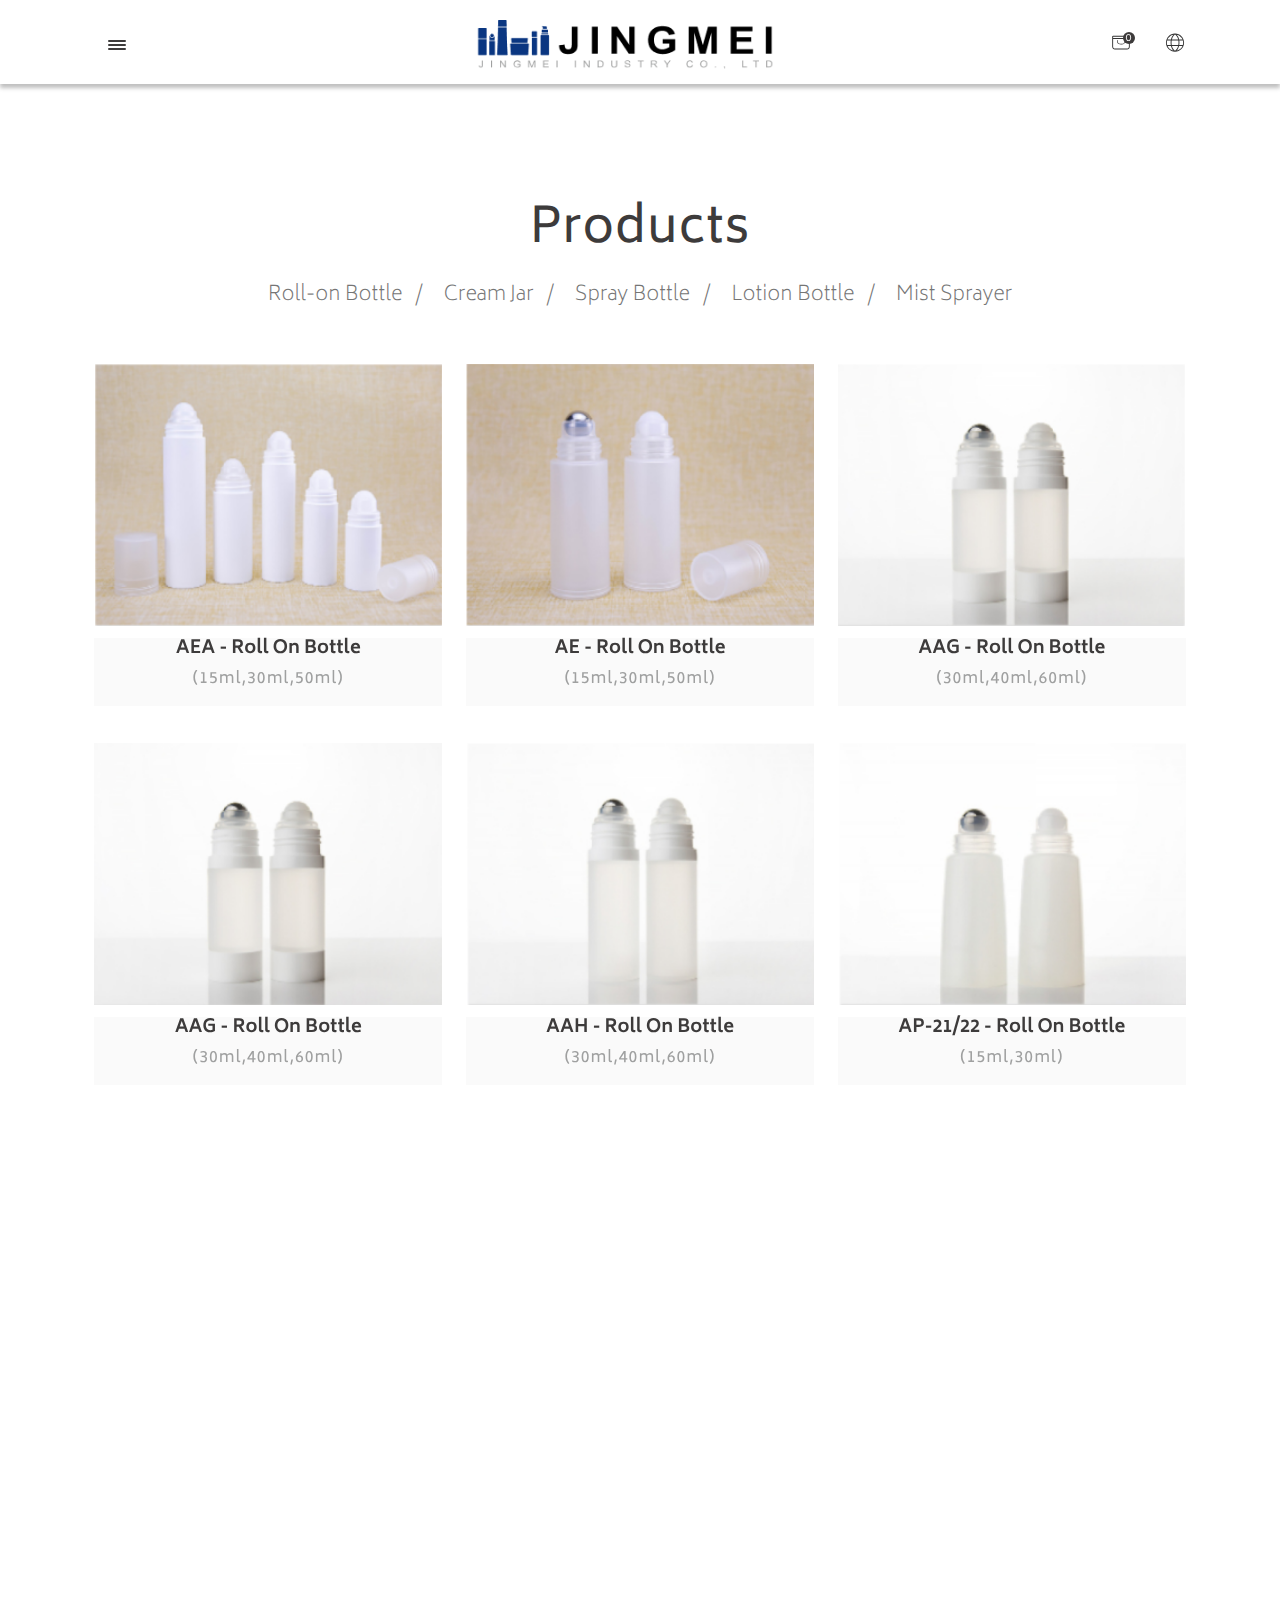
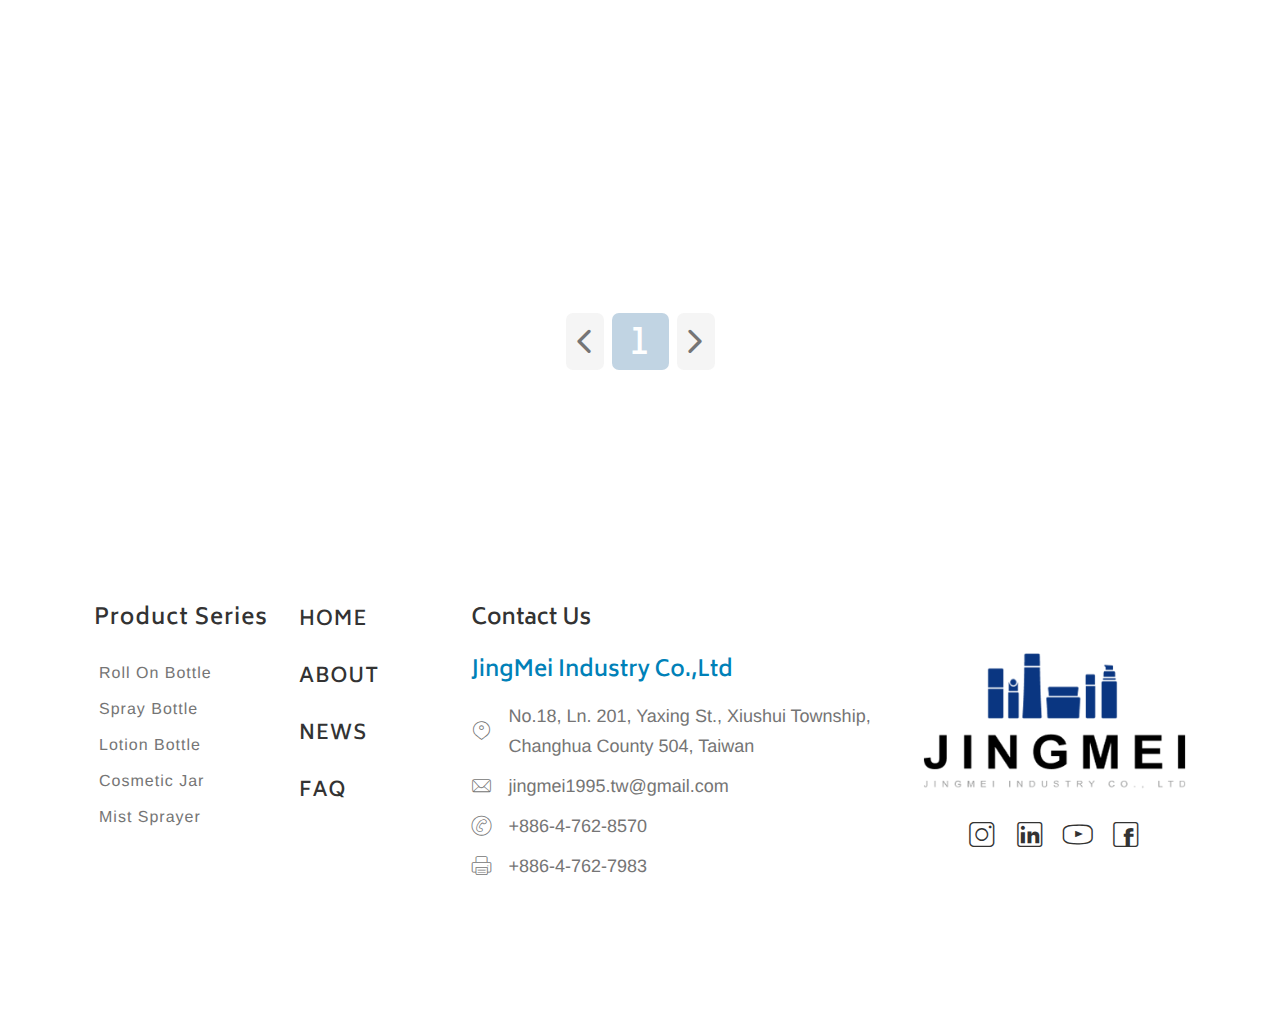
<file: products-list.html>
<!doctype html>
<html lang="zh-hant">

<!-- useData Start 模擬用 -->
<!-- useData End -->

<head>
	<!-- Title and Meta 
=============================================================================== -->
<meta charset="utf-8" />
<meta http-equiv="X-UA-Compatible" content="IE=edge" />
<title>JINGMEI</title>
<meta name="author" content="" />
<meta name="description" content="" />
<meta name="keywords" content="roll on bottle, roll on perfume containers, roller ball bottles, cosmetic jar, cream jar, small cosmetic jars, sample cosmetic containers, spray bottle, mist sprayer, spray bottle manufacturer" />

<!-- Facebook Open Graph Meta 
=============================================================================== -->
<meta property="og:title" content="" />
<meta property="og:url" content="" />
<meta property="og:site_name" content="" />
<meta property="og:description" content="" />
<meta property="og:image" content="" />

<meta name="viewport" content="viewport-fit=cover, width=device-width, initial-scale=1.0" />
<meta name="format-detection" content="telephone=no">

<!-- ico 
=============================================================================== -->
<!-- <link rel="icon" type="image/x-icon" href="styles/images/web-icon.ico" /> -->

<!-- Icommon Icon 
=============================================================================== -->
<link rel="stylesheet" href="styles/icomoon/style.css">

<!-- Google Fonts 
=============================================================================== -->
<link rel="preconnect" href="https://fonts.googleapis.com">
<link rel="preconnect" href="https://fonts.gstatic.com" crossorigin>
<link href="https://fonts.googleapis.com/css2?family=Actor&family=Akatab:wght@400;500;600;700;800;900&family=Arimo:ital,wght@0,400..700;1,400..700&family=Biryani:wght@200;300;400;600;700;800;900&family=Castoro+Titling&family=Gloock&family=Jost:ital,wght@0,100..900;1,100..900&family=Noto+Sans:ital,wght@0,100..900;1,100..900&family=Outfit:wght@100..900&family=Radio+Canada+Big:ital,wght@0,400..700;1,400..700&display=swap" rel="stylesheet">

<!-- Plug-in Style
=============================================================================== -->
<link rel="stylesheet" href="scripts/plugin/swiper/swiper.min.css">
<link rel="stylesheet" href="scripts/plugin/fancybox/jquery.fancybox.min.css">
<link rel="stylesheet" href="scripts/plugin/aos/aos.css">

<!-- Web Style 
=============================================================================== -->
<link rel="stylesheet" type="text/css" href="styles/style.css" />

<!-- Master Css -->
<script src="scripts/plugin/mastercss/master-css.js"></script>
<script src="scripts/useMasterCss.js"></script></head>

<body>
  <div class="l-wp:html">
    <header class="hd | fixed top:0 left:0 z:999 w:full bg:#fff box-shadow:0|4|4|0|#00000040">
  <div class="tool-block | {bb:1|solid|#9F9F9F;pt:15;pb:8}@pc
    {pt:20;pb:15}@<pc">
    <div class="l-wp max-w:1765 fx ai:center jc:space-between f:12">
      <div class="hd-toggle | hide@pc w:45 h:45 rel {abs;top:50%;left:50%;w:18;h:2;r:50;bg:#3D3B3B}>div">
        <div class="hd-toggle__bar | translate(-50%,-4)"></div>
        <div class="hd-toggle__bar | translate(-50%,0)"></div>
        <div class="hd-toggle__bar | translate(-50%,4)"></div>
      </div>
      <ul class="el-reset fx ai:center gap:20 hide@<pc {flex;ai:center}>li {font-size:18;translateY(-2px);mr:7}>li>i">
        <li><i class="icon-phone"></i>Call: <a href="tel:+886-4-762-8570">+886-4-762-8570</a></li>
        <li><i class="icon-mail-1"></i>E-mial: <a href="mailto:jingmei1995.tw@gmail.com">jingmei1995.tw@gmail.com</a></li>
      </ul>
      <a href="index.html" class="logo | hide@pc block lh:0 {max-w:300}@<pc {max-w:147}@<=xs"><img src="./img/base/header/logo.png" alt=""></a>
      <ul class="el-reset fx ai:center {mr:33}>li:not(:last-child)">
        <li>
          <a href="" class="c-btn:shopping-car | block rel">
            <span class="c-btn__number | abs top:-1 right:-3 r:100 flex ai:center jc:center w:12 h:12 font-size:10 bg:#3D3B3B f:#fff">0</span>
            <span class="c-btn__icon | font-size:20"><i class="icon-shopping-car"></i></span>
          </a>
        </li>
        <li>
          <div class="lang | rel">
            <div class="lang__toggle | font-size:20 cursor:pointer"><i class="icon-lang"></i></div>
            <ul class="lang__list | hide reset abs top:100% left:50% translateX(-50%) font-size:16 text:center w:150 bg:#fff shadow:0|4|4|rgba(0,0,0,.3) {rel;block;w:full;p:8|10}>li>a {content:'';abs;bottom:0;left:5%;w:90%;h:1;bg:#dfdfdf}>li:not(:last-child)>a:before">
              <li><a href="">English</a></li>
              <li><a href="">繁體中文</a></li>
            </ul>
          </div>
        </li>
      </ul>
    </div>
  </div>
  <menu class="menu-block | reset fx jc:center
    {fixed;top:0;left:0;z:1;w:277;h:full;bg:#C1D4E3;rr:18;translateX(-100%);~all|.5s|ease}@<pc
    {translateX(0)}.is-show@<pc">
    <div class="menu-close js-menu-close | hide@>pc"></div>
    <nav class="menu | fx ai:center 
      {el-reset;fx;ai:center;gap:15}>ol 
      {rel}>ol>li 
      {block;rel;p:20|25}>ol>li>a
      {flex:col;w:full}@<pc
      {flex:col;w:full;gap:22}>ol@<pc
      {mb:22}>ol:not(:last-child)@<pc
      {w:full}>ol>li@<pc
      {p:5|25;text:center}>ol>li>a@<pc">
      <ol class="menu__list">
        <li class="menu__item"><a href="index.html" class="menu__link">HOME</a></li>
        <li class="menu__item"><a href="about.html" class="menu__link">ABOUT</a></li>
        <li class="menu__item">
          <a href="products.html" class="menu__link">PRODUCTS</a>
          <ul class="dropdown">
            <li><a href="products-list.html" class="dropdown-link">Roll on Bottle</a></li>
            <li><a href="products-list.html" class="dropdown-link">Spray Bottle</a></li>
            <li><a href="products-list.html" class="dropdown-link">Lotion Bottle</a></li>
            <li><a href="products-list.html" class="dropdown-link">Cream Jar</a></li>
            <li><a href="products-list.html" class="dropdown-link">Mist Sprayer</a></li>
          </ul>
        </li>
      </ol>
      <a href="index.html" class="logo | block flex-basis:337@>xl flex-basis:250 lh:0 hide@<pc">
        <img src="./img/base/header/logo.png" alt="">
      </a>
      <ol class="menu__list">
        <li class="menu__item"><a href="news.html" class="menu__link">NEWS</a></li>
        <li class="menu__item">
          <a href="faq.html" class="menu__link">FAQ</a>
          <ul class="dropdown">
            <li><a href="faq.html" class="dropdown-link">FAQ</a></li>
            <li><a href="download.html" class="dropdown-link">DWONLOAD</a></li>
          </ul>
        </li>
        <li class="menu__item | hide@>pc"><a href="download.html" class="menu__link">Download</a></li></li>
        <li class="menu__item"><a href="contact.html" class="menu__link">CONTACT</a></li>
      </ol>
    </nav>
  </menu>
</header>

<!-- Phetsarath -->  
    <main class="l-wp:main">
      <div class="l-wp">
        <h1 class="common-title">Products</h1>
        <ul class="common-tab">
          <li><a href="">Roll-on Bottle</a></li>
          <li><a href="">Cream Jar</a></li>
          <li><a href="">Spray Bottle</a></li>
          <li><a href="">Lotion Bottle</a></li>
          <li><a href="">Mist Sprayer</a></li>
        </ul>
      </div>

      <section class="pro-list-wp l-wp | max-w:1340">
        <ul class="pro-list-grid | el-reset grid grid-cols:4@>lg grid-cols:3@>992 grid-cols:2 gap:25|15">
                    <li data-aos="fade-up">
            <a href="" class="c-crd:pro-list | block">
              <span class="c-crd__pic u-imgfix:cover | block mb:12">
                <img src="img/base/products/list/pic01.png" alt="">
              </span>
              <span class="c-crd__info | block bg:#fafafa ff-biryani font-weight:400 text:center px:10 pb:16">
                <h3 class="c-crd__title | reset block font-size:20@>lg font-size:18@>xs font-size:16  f:#3D3B3B ls:0 mb:10">AEA - Roll On Bottle</h3>
                <span class="c-crd__subtitle | block font-size:14@<=xs f:#9FA0A0">(15ml,30ml,50ml)</span>
              </span>
            </a>
          </li>
                    <li data-aos="fade-up">
            <a href="" class="c-crd:pro-list | block">
              <span class="c-crd__pic u-imgfix:cover | block mb:12">
                <img src="img/base/products/list/pic02.png" alt="">
              </span>
              <span class="c-crd__info | block bg:#fafafa ff-biryani font-weight:400 text:center px:10 pb:16">
                <h3 class="c-crd__title | reset block font-size:20@>lg font-size:18@>xs font-size:16  f:#3D3B3B ls:0 mb:10">AE - Roll On Bottle</h3>
                <span class="c-crd__subtitle | block font-size:14@<=xs f:#9FA0A0">(15ml,30ml,50ml)</span>
              </span>
            </a>
          </li>
                    <li data-aos="fade-up">
            <a href="" class="c-crd:pro-list | block">
              <span class="c-crd__pic u-imgfix:cover | block mb:12">
                <img src="img/base/products/list/pic03.png" alt="">
              </span>
              <span class="c-crd__info | block bg:#fafafa ff-biryani font-weight:400 text:center px:10 pb:16">
                <h3 class="c-crd__title | reset block font-size:20@>lg font-size:18@>xs font-size:16  f:#3D3B3B ls:0 mb:10">AAG - Roll On Bottle</h3>
                <span class="c-crd__subtitle | block font-size:14@<=xs f:#9FA0A0">(30ml,40ml,60ml)</span>
              </span>
            </a>
          </li>
                    <li data-aos="fade-up">
            <a href="" class="c-crd:pro-list | block">
              <span class="c-crd__pic u-imgfix:cover | block mb:12">
                <img src="img/base/products/list/pic04.png" alt="">
              </span>
              <span class="c-crd__info | block bg:#fafafa ff-biryani font-weight:400 text:center px:10 pb:16">
                <h3 class="c-crd__title | reset block font-size:20@>lg font-size:18@>xs font-size:16  f:#3D3B3B ls:0 mb:10">AAG - Roll On Bottle</h3>
                <span class="c-crd__subtitle | block font-size:14@<=xs f:#9FA0A0">(30ml,40ml,60ml)</span>
              </span>
            </a>
          </li>
                    <li data-aos="fade-up">
            <a href="" class="c-crd:pro-list | block">
              <span class="c-crd__pic u-imgfix:cover | block mb:12">
                <img src="img/base/products/list/pic05.png" alt="">
              </span>
              <span class="c-crd__info | block bg:#fafafa ff-biryani font-weight:400 text:center px:10 pb:16">
                <h3 class="c-crd__title | reset block font-size:20@>lg font-size:18@>xs font-size:16  f:#3D3B3B ls:0 mb:10">AAH - Roll On Bottle</h3>
                <span class="c-crd__subtitle | block font-size:14@<=xs f:#9FA0A0">(30ml,40ml,60ml)</span>
              </span>
            </a>
          </li>
                    <li data-aos="fade-up">
            <a href="" class="c-crd:pro-list | block">
              <span class="c-crd__pic u-imgfix:cover | block mb:12">
                <img src="img/base/products/list/pic06.png" alt="">
              </span>
              <span class="c-crd__info | block bg:#fafafa ff-biryani font-weight:400 text:center px:10 pb:16">
                <h3 class="c-crd__title | reset block font-size:20@>lg font-size:18@>xs font-size:16  f:#3D3B3B ls:0 mb:10">AP-21/22 - Roll On Bottle</h3>
                <span class="c-crd__subtitle | block font-size:14@<=xs f:#9FA0A0">(15ml,30ml)</span>
              </span>
            </a>
          </li>
                    <li data-aos="fade-up">
            <a href="" class="c-crd:pro-list | block">
              <span class="c-crd__pic u-imgfix:cover | block mb:12">
                <img src="img/base/products/list/pic07.png" alt="">
              </span>
              <span class="c-crd__info | block bg:#fafafa ff-biryani font-weight:400 text:center px:10 pb:16">
                <h3 class="c-crd__title | reset block font-size:20@>lg font-size:18@>xs font-size:16  f:#3D3B3B ls:0 mb:10">AP-31/32 - Roll On Bottle</h3>
                <span class="c-crd__subtitle | block font-size:14@<=xs f:#9FA0A0">(15ml,30ml)</span>
              </span>
            </a>
          </li>
                    <li data-aos="fade-up">
            <a href="" class="c-crd:pro-list | block">
              <span class="c-crd__pic u-imgfix:cover | block mb:12">
                <img src="img/base/products/list/pic08.png" alt="">
              </span>
              <span class="c-crd__info | block bg:#fafafa ff-biryani font-weight:400 text:center px:10 pb:16">
                <h3 class="c-crd__title | reset block font-size:20@>lg font-size:18@>xs font-size:16  f:#3D3B3B ls:0 mb:10">AP-31/32 - Roll On Bottle</h3>
                <span class="c-crd__subtitle | block font-size:14@<=xs f:#9FA0A0">(15ml,30ml)</span>
              </span>
            </a>
          </li>
                    <li data-aos="fade-up">
            <a href="" class="c-crd:pro-list | block">
              <span class="c-crd__pic u-imgfix:cover | block mb:12">
                <img src="img/base/products/list/pic09.png" alt="">
              </span>
              <span class="c-crd__info | block bg:#fafafa ff-biryani font-weight:400 text:center px:10 pb:16">
                <h3 class="c-crd__title | reset block font-size:20@>lg font-size:18@>xs font-size:16  f:#3D3B3B ls:0 mb:10">AP-41/42 - Roll On Bottle</h3>
                <span class="c-crd__subtitle | block font-size:14@<=xs f:#9FA0A0">(15ml,30ml)</span>
              </span>
            </a>
          </li>
                    <li data-aos="fade-up">
            <a href="" class="c-crd:pro-list | block">
              <span class="c-crd__pic u-imgfix:cover | block mb:12">
                <img src="img/base/products/list/pic10.png" alt="">
              </span>
              <span class="c-crd__info | block bg:#fafafa ff-biryani font-weight:400 text:center px:10 pb:16">
                <h3 class="c-crd__title | reset block font-size:20@>lg font-size:18@>xs font-size:16  f:#3D3B3B ls:0 mb:10">AP-51/52 - Roll On Bottle</h3>
                <span class="c-crd__subtitle | block font-size:14@<=xs f:#9FA0A0">(15ml,30ml)</span>
              </span>
            </a>
          </li>
                    <li data-aos="fade-up">
            <a href="" class="c-crd:pro-list | block">
              <span class="c-crd__pic u-imgfix:cover | block mb:12">
                <img src="img/base/products/list/pic11.png" alt="">
              </span>
              <span class="c-crd__info | block bg:#fafafa ff-biryani font-weight:400 text:center px:10 pb:16">
                <h3 class="c-crd__title | reset block font-size:20@>lg font-size:18@>xs font-size:16  f:#3D3B3B ls:0 mb:10">AP-23/24/25 - Roll On Bottle</h3>
                <span class="c-crd__subtitle | block font-size:14@<=xs f:#9FA0A0">(15ml,30ml,50ml)</span>
              </span>
            </a>
          </li>
                    <li data-aos="fade-up">
            <a href="" class="c-crd:pro-list | block">
              <span class="c-crd__pic u-imgfix:cover | block mb:12">
                <img src="img/base/products/list/pic12.png" alt="">
              </span>
              <span class="c-crd__info | block bg:#fafafa ff-biryani font-weight:400 text:center px:10 pb:16">
                <h3 class="c-crd__title | reset block font-size:20@>lg font-size:18@>xs font-size:16  f:#3D3B3B ls:0 mb:10">AP-33/34/35 - Roll On Bottle</h3>
                <span class="c-crd__subtitle | block font-size:14@<=xs f:#9FA0A0">(15ml,30ml,50ml)</span>
              </span>
            </a>
          </li>
                  </ul>
      </section>

      <div class="pagination-group">
        <nav class="c-page | mx:auto">
  <ul class="c-page__list | 
    {mr:8}>li:not(:last-child) 
    {w:20;bg:#f5f5f5;f:#757575;pt:0}>li:first-child>a 
    {w:20;bg:#f5f5f5;f:#757575;pt:0}>li:last-child>a 
    {w:30;h:30;r:7;fx-c;ff-biryani;font-size:25;font-weight:400;f:#fff;bg:#C1D4E3;pt:5}>li>a
    {font-size:47;pt:12}>li>a@>xl
    {font-size:40;pt:10}>li>a@>sm
    {w:57;h:57;font-size:36;pt:10}>li>a@>xs
    {w:38}>li:first-child>a@>xs 
    {w:38}>li:last-child>a@>xs ">
    <li class="c-page__item is-arrow:prev"><a href="" class="c-page__link"><i class="icon-chevron-left"></i></a></li>
    <li class="c-page__item is-active"><a href="" class="c-page__link">1</a></li>
    <li class="c-page__item is-arrow:next"><a href="" class="c-page__link"><i class="icon-chevron-right"></i></a></li>
  </ul>
</nav>      </div>
    </main>
  
    <footer class="ft | pt:80">
  <div class="l-wp | max-w:1450 fx jc:space-between">
    <div class="footer-block:product">
      <h3 class="footer-block__title | el-reset">Product Series</h3>
      <ul class="footer-block__list | el-reset {f:#757575}>li>a {opacity:.5}>li>a:hover@>pc">
        <li class="footer-block__item"><a href="" class="footer-block__link">Roll On Bottle</a></li>
        <li class="footer-block__item"><a href="" class="footer-block__link">Spray Bottle</a></li>
        <li class="footer-block__item"><a href="" class="footer-block__link">Lotion Bottle</a></li>
        <li class="footer-block__item"><a href="" class="footer-block__link">Cosmetic Jar</a></li>
        <li class="footer-block__item"><a href="" class="footer-block__link">Mist Sprayer</a></li>
      </ul>
    </div>
    <div class="footer-block:list | mt:2">
      <ul class="el-reset">
        <li class="footer-block__item"><a href="" class="footer-block__link">HOME</a></li>
        <li class="footer-block__item"><a href="" class="footer-block__link">ABOUT</a></li>
        <li class="footer-block__item"><a href="" class="footer-block__link">NEWS</a></li>
        <li class="footer-block__item"><a href="" class="footer-block__link">FAQ</a></li>
      </ul>
    </div>
    <div class="footer-block:info | ls:0">
      <h3 class="footer-block__title | el-reset block">Contact Us</h3>
      <h4 class="footer-block__subtitle | el-reset block f:#0081B8">JingMei Industry Co.,Ltd</h4>
      <ul class="el-reset 
      {flex;ai:center;f:#757575}>li 
      {font-size:30;mr:17}>li>i">
        <li class="footer-block__item">
          <i class="icon-add-1"></i>
          <a href="" target="_blank" rel="noopener noreferrer" class="footer-block__link">No.18, Ln. 201, Yaxing St., Xiushui Township, Changhua County 504, Taiwan</a>
        </li>
        <li class="footer-block__item">
          <i class="icon-mail-2"></i>
          <a href="mailto:jingmei1995.tw@gmail.com" class="footer-block__link">jingmei1995.tw@gmail.com</a>
        </li>
        <li class="footer-block__item">
          <i class="icon-tel-1"></i>
          <a href="tel:+886-4-762-8570" class="footer-block__link">+886-4-762-8570</a>
        </li>
        <li class="footer-block__item">
          <i class="icon-fax-1"></i>
          +886-4-762-7983
        </li>
      </ul>
    </div>
    <div class="footer-block:logo">
      <div class="footer-logo | lh:0 mb:30">
        <img class="footer-logo__pc" src="./img/base/footer/logo.png" alt="">
        <img class="footer-logo__mobile" src="./img/base/footer/logo-mobile.png" alt="">
      </div>
      <ul class="footer-community | reset flex ai:center jc:center f:30 gap:17">
        <li><a href=""><i class="icon-ig"></i></a></li>
        <li><a href=""><i class="icon-in"></i></a></li>
        <li><a href=""><i class="icon-youtube"></i></a></li>
        <li><a href=""><i class="icon-facebook"></i></a></li>
      </ul>
    </div>
  </div>
</footer>  </div>
  <script src="scripts/plugin/jquery/jquery-3.4.1.min.js"></script>
<script src="scripts/plugin/swiper/swiper.min.js"></script>
<script src="scripts/plugin/aos/aos.js"></script>
<script src="scripts/plugin/fancybox/jquery.fancybox.min.js"></script>
<script src="scripts/jhuangPing.min.js"></script>
<script src="scripts/custom.js"></script>
</body>

</html>
</file>
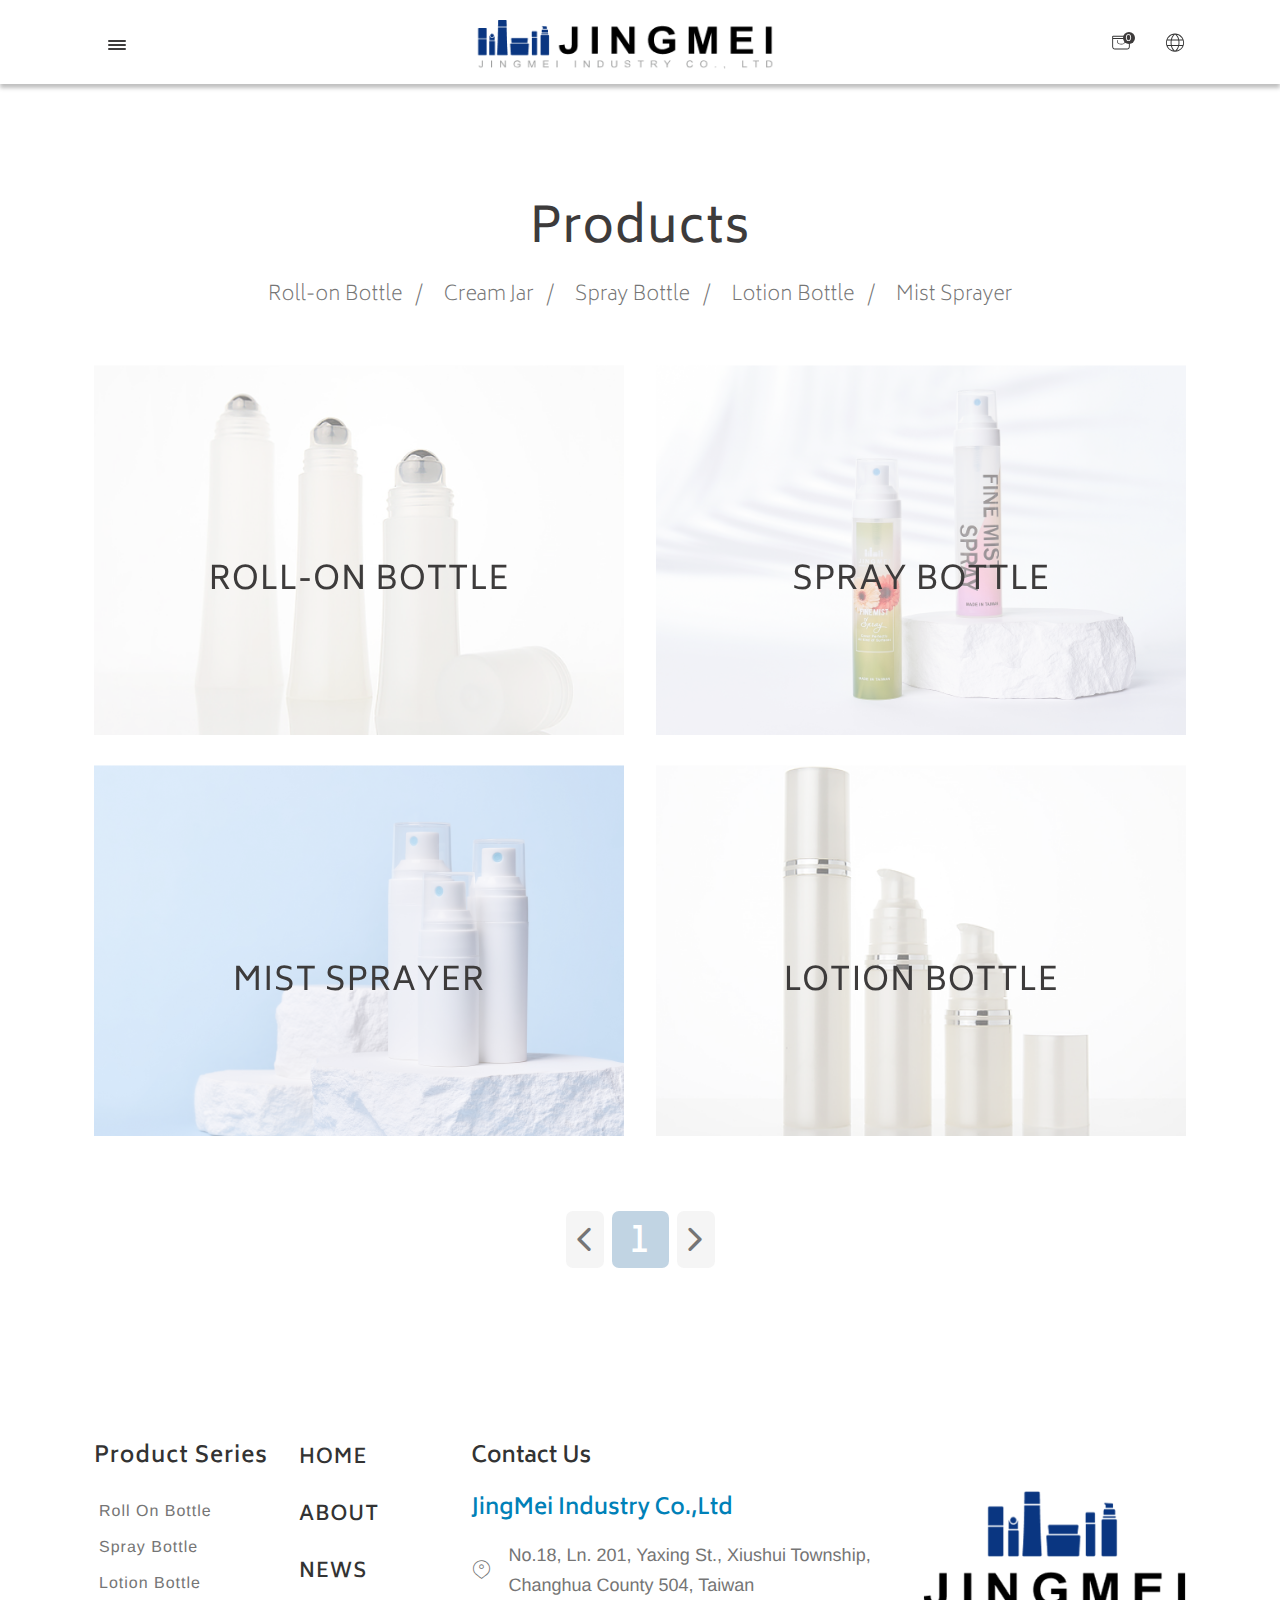
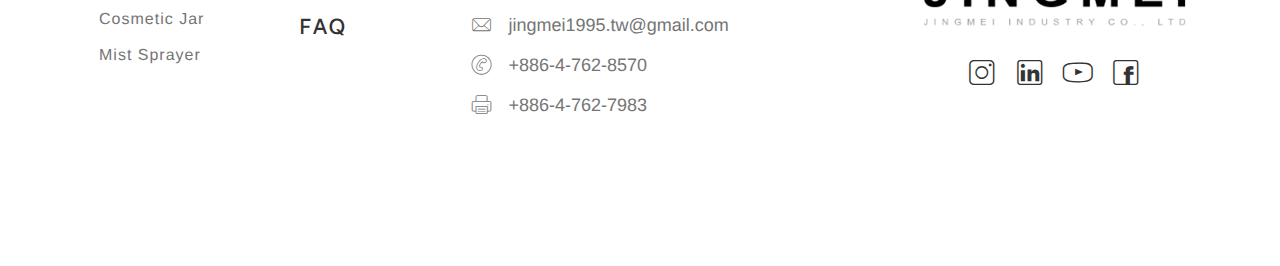
<file: products.html>
<!doctype html>
<html lang="zh-hant">

<!-- useData Start 模擬用 -->
<!-- useData End -->

<head>
	<!-- Title and Meta 
=============================================================================== -->
<meta charset="utf-8" />
<meta http-equiv="X-UA-Compatible" content="IE=edge" />
<title>JINGMEI</title>
<meta name="author" content="" />
<meta name="description" content="" />
<meta name="keywords" content="roll on bottle, roll on perfume containers, roller ball bottles, cosmetic jar, cream jar, small cosmetic jars, sample cosmetic containers, spray bottle, mist sprayer, spray bottle manufacturer" />

<!-- Facebook Open Graph Meta 
=============================================================================== -->
<meta property="og:title" content="" />
<meta property="og:url" content="" />
<meta property="og:site_name" content="" />
<meta property="og:description" content="" />
<meta property="og:image" content="" />

<meta name="viewport" content="viewport-fit=cover, width=device-width, initial-scale=1.0" />
<meta name="format-detection" content="telephone=no">

<!-- ico 
=============================================================================== -->
<!-- <link rel="icon" type="image/x-icon" href="styles/images/web-icon.ico" /> -->

<!-- Icommon Icon 
=============================================================================== -->
<link rel="stylesheet" href="styles/icomoon/style.css">

<!-- Google Fonts 
=============================================================================== -->
<link rel="preconnect" href="https://fonts.googleapis.com">
<link rel="preconnect" href="https://fonts.gstatic.com" crossorigin>
<link href="https://fonts.googleapis.com/css2?family=Actor&family=Akatab:wght@400;500;600;700;800;900&family=Arimo:ital,wght@0,400..700;1,400..700&family=Biryani:wght@200;300;400;600;700;800;900&family=Castoro+Titling&family=Gloock&family=Jost:ital,wght@0,100..900;1,100..900&family=Noto+Sans:ital,wght@0,100..900;1,100..900&family=Outfit:wght@100..900&family=Radio+Canada+Big:ital,wght@0,400..700;1,400..700&display=swap" rel="stylesheet">

<!-- Plug-in Style
=============================================================================== -->
<link rel="stylesheet" href="scripts/plugin/swiper/swiper.min.css">
<link rel="stylesheet" href="scripts/plugin/fancybox/jquery.fancybox.min.css">
<link rel="stylesheet" href="scripts/plugin/aos/aos.css">

<!-- Web Style 
=============================================================================== -->
<link rel="stylesheet" type="text/css" href="styles/style.css" />

<!-- Master Css -->
<script src="scripts/plugin/mastercss/master-css.js"></script>
<script src="scripts/useMasterCss.js"></script></head>

<body>
  <div class="l-wp:html">
    <header class="hd | fixed top:0 left:0 z:999 w:full bg:#fff box-shadow:0|4|4|0|#00000040">
  <div class="tool-block | {bb:1|solid|#9F9F9F;pt:15;pb:8}@pc
    {pt:20;pb:15}@<pc">
    <div class="l-wp max-w:1765 fx ai:center jc:space-between f:12">
      <div class="hd-toggle | hide@pc w:45 h:45 rel {abs;top:50%;left:50%;w:18;h:2;r:50;bg:#3D3B3B}>div">
        <div class="hd-toggle__bar | translate(-50%,-4)"></div>
        <div class="hd-toggle__bar | translate(-50%,0)"></div>
        <div class="hd-toggle__bar | translate(-50%,4)"></div>
      </div>
      <ul class="el-reset fx ai:center gap:20 hide@<pc {flex;ai:center}>li {font-size:18;translateY(-2px);mr:7}>li>i">
        <li><i class="icon-phone"></i>Call: <a href="tel:+886-4-762-8570">+886-4-762-8570</a></li>
        <li><i class="icon-mail-1"></i>E-mial: <a href="mailto:jingmei1995.tw@gmail.com">jingmei1995.tw@gmail.com</a></li>
      </ul>
      <a href="index.html" class="logo | hide@pc block lh:0 {max-w:300}@<pc {max-w:147}@<=xs"><img src="./img/base/header/logo.png" alt=""></a>
      <ul class="el-reset fx ai:center {mr:33}>li:not(:last-child)">
        <li>
          <a href="" class="c-btn:shopping-car | block rel">
            <span class="c-btn__number | abs top:-1 right:-3 r:100 flex ai:center jc:center w:12 h:12 font-size:10 bg:#3D3B3B f:#fff">0</span>
            <span class="c-btn__icon | font-size:20"><i class="icon-shopping-car"></i></span>
          </a>
        </li>
        <li>
          <div class="lang | rel">
            <div class="lang__toggle | font-size:20 cursor:pointer"><i class="icon-lang"></i></div>
            <ul class="lang__list | hide reset abs top:100% left:50% translateX(-50%) font-size:16 text:center w:150 bg:#fff shadow:0|4|4|rgba(0,0,0,.3) {rel;block;w:full;p:8|10}>li>a {content:'';abs;bottom:0;left:5%;w:90%;h:1;bg:#dfdfdf}>li:not(:last-child)>a:before">
              <li><a href="">English</a></li>
              <li><a href="">繁體中文</a></li>
            </ul>
          </div>
        </li>
      </ul>
    </div>
  </div>
  <menu class="menu-block | reset fx jc:center
    {fixed;top:0;left:0;z:1;w:277;h:full;bg:#C1D4E3;rr:18;translateX(-100%);~all|.5s|ease}@<pc
    {translateX(0)}.is-show@<pc">
    <div class="menu-close js-menu-close | hide@>pc"></div>
    <nav class="menu | fx ai:center 
      {el-reset;fx;ai:center;gap:15}>ol 
      {rel}>ol>li 
      {block;rel;p:20|25}>ol>li>a
      {flex:col;w:full}@<pc
      {flex:col;w:full;gap:22}>ol@<pc
      {mb:22}>ol:not(:last-child)@<pc
      {w:full}>ol>li@<pc
      {p:5|25;text:center}>ol>li>a@<pc">
      <ol class="menu__list">
        <li class="menu__item"><a href="index.html" class="menu__link">HOME</a></li>
        <li class="menu__item"><a href="about.html" class="menu__link">ABOUT</a></li>
        <li class="menu__item">
          <a href="products.html" class="menu__link">PRODUCTS</a>
          <ul class="dropdown">
            <li><a href="products-list.html" class="dropdown-link">Roll on Bottle</a></li>
            <li><a href="products-list.html" class="dropdown-link">Spray Bottle</a></li>
            <li><a href="products-list.html" class="dropdown-link">Lotion Bottle</a></li>
            <li><a href="products-list.html" class="dropdown-link">Cream Jar</a></li>
            <li><a href="products-list.html" class="dropdown-link">Mist Sprayer</a></li>
          </ul>
        </li>
      </ol>
      <a href="index.html" class="logo | block flex-basis:337@>xl flex-basis:250 lh:0 hide@<pc">
        <img src="./img/base/header/logo.png" alt="">
      </a>
      <ol class="menu__list">
        <li class="menu__item"><a href="news.html" class="menu__link">NEWS</a></li>
        <li class="menu__item">
          <a href="faq.html" class="menu__link">FAQ</a>
          <ul class="dropdown">
            <li><a href="faq.html" class="dropdown-link">FAQ</a></li>
            <li><a href="download.html" class="dropdown-link">DWONLOAD</a></li>
          </ul>
        </li>
        <li class="menu__item | hide@>pc"><a href="download.html" class="menu__link">Download</a></li></li>
        <li class="menu__item"><a href="contact.html" class="menu__link">CONTACT</a></li>
      </ol>
    </nav>
  </menu>
</header>

<!-- Phetsarath -->  
    <main class="l-wp:main">
      <div class="l-wp">
        <h1 class="common-title">Products</h1>
        <ul class="common-tab">
          <li><a href="">Roll-on Bottle</a></li>
          <li><a href="">Cream Jar</a></li>
          <li><a href="">Spray Bottle</a></li>
          <li><a href="">Lotion Bottle</a></li>
          <li><a href="">Mist Sprayer</a></li>
        </ul>
      </div>

      <section class="pro-cls-wp l-wp | max-w:1340">
        <ul class="pro-cls-grid | el-reset grid grid-cols:2@>xs grid-cols:1 gap:20">
                    <li data-aos="fade-up">
            <a href="products-list.html" class="c-crd:pro-class | block rel {content:'';abs;top:0;left:0;size-full;bg:rgba(255,255,255,.5)}:after">
              <span class="c-crd__pic u-imgfix:cover | block">
                <img src="img/base/products/class/pic01.png" alt="">
              </span>
              <h3 class="c-crd__title | abs top:0 left:0 z:1 size-full fx-c ff-biryani font-size:40@>xl font-size:36@>lg font-size:32@>md font-size:28@>sm font-size:24 font-weight:400 f:#3D3B3B">ROLL-ON BOTTLE</h3>
            </a>
          </li>
                    <li data-aos="fade-up">
            <a href="products-list.html" class="c-crd:pro-class | block rel {content:'';abs;top:0;left:0;size-full;bg:rgba(255,255,255,.5)}:after">
              <span class="c-crd__pic u-imgfix:cover | block">
                <img src="img/base/products/class/pic02.png" alt="">
              </span>
              <h3 class="c-crd__title | abs top:0 left:0 z:1 size-full fx-c ff-biryani font-size:40@>xl font-size:36@>lg font-size:32@>md font-size:28@>sm font-size:24 font-weight:400 f:#3D3B3B">SPRAY BOTTLE</h3>
            </a>
          </li>
                    <li data-aos="fade-up">
            <a href="products-list.html" class="c-crd:pro-class | block rel {content:'';abs;top:0;left:0;size-full;bg:rgba(255,255,255,.5)}:after">
              <span class="c-crd__pic u-imgfix:cover | block">
                <img src="img/base/products/class/pic03.png" alt="">
              </span>
              <h3 class="c-crd__title | abs top:0 left:0 z:1 size-full fx-c ff-biryani font-size:40@>xl font-size:36@>lg font-size:32@>md font-size:28@>sm font-size:24 font-weight:400 f:#3D3B3B">MIST SPRAYER</h3>
            </a>
          </li>
                    <li data-aos="fade-up">
            <a href="products-list.html" class="c-crd:pro-class | block rel {content:'';abs;top:0;left:0;size-full;bg:rgba(255,255,255,.5)}:after">
              <span class="c-crd__pic u-imgfix:cover | block">
                <img src="img/base/products/class/pic04.png" alt="">
              </span>
              <h3 class="c-crd__title | abs top:0 left:0 z:1 size-full fx-c ff-biryani font-size:40@>xl font-size:36@>lg font-size:32@>md font-size:28@>sm font-size:24 font-weight:400 f:#3D3B3B">LOTION BOTTLE</h3>
            </a>
          </li>
                  </ul>
      </section>

      <div class="pagination-group">
        <nav class="c-page | mx:auto">
  <ul class="c-page__list | 
    {mr:8}>li:not(:last-child) 
    {w:20;bg:#f5f5f5;f:#757575;pt:0}>li:first-child>a 
    {w:20;bg:#f5f5f5;f:#757575;pt:0}>li:last-child>a 
    {w:30;h:30;r:7;fx-c;ff-biryani;font-size:25;font-weight:400;f:#fff;bg:#C1D4E3;pt:5}>li>a
    {font-size:47;pt:12}>li>a@>xl
    {font-size:40;pt:10}>li>a@>sm
    {w:57;h:57;font-size:36;pt:10}>li>a@>xs
    {w:38}>li:first-child>a@>xs 
    {w:38}>li:last-child>a@>xs ">
    <li class="c-page__item is-arrow:prev"><a href="" class="c-page__link"><i class="icon-chevron-left"></i></a></li>
    <li class="c-page__item is-active"><a href="" class="c-page__link">1</a></li>
    <li class="c-page__item is-arrow:next"><a href="" class="c-page__link"><i class="icon-chevron-right"></i></a></li>
  </ul>
</nav>      </div>
    </main>
  
    <footer class="ft | pt:80">
  <div class="l-wp | max-w:1450 fx jc:space-between">
    <div class="footer-block:product">
      <h3 class="footer-block__title | el-reset">Product Series</h3>
      <ul class="footer-block__list | el-reset {f:#757575}>li>a {opacity:.5}>li>a:hover@>pc">
        <li class="footer-block__item"><a href="" class="footer-block__link">Roll On Bottle</a></li>
        <li class="footer-block__item"><a href="" class="footer-block__link">Spray Bottle</a></li>
        <li class="footer-block__item"><a href="" class="footer-block__link">Lotion Bottle</a></li>
        <li class="footer-block__item"><a href="" class="footer-block__link">Cosmetic Jar</a></li>
        <li class="footer-block__item"><a href="" class="footer-block__link">Mist Sprayer</a></li>
      </ul>
    </div>
    <div class="footer-block:list | mt:2">
      <ul class="el-reset">
        <li class="footer-block__item"><a href="" class="footer-block__link">HOME</a></li>
        <li class="footer-block__item"><a href="" class="footer-block__link">ABOUT</a></li>
        <li class="footer-block__item"><a href="" class="footer-block__link">NEWS</a></li>
        <li class="footer-block__item"><a href="" class="footer-block__link">FAQ</a></li>
      </ul>
    </div>
    <div class="footer-block:info | ls:0">
      <h3 class="footer-block__title | el-reset block">Contact Us</h3>
      <h4 class="footer-block__subtitle | el-reset block f:#0081B8">JingMei Industry Co.,Ltd</h4>
      <ul class="el-reset 
      {flex;ai:center;f:#757575}>li 
      {font-size:30;mr:17}>li>i">
        <li class="footer-block__item">
          <i class="icon-add-1"></i>
          <a href="" target="_blank" rel="noopener noreferrer" class="footer-block__link">No.18, Ln. 201, Yaxing St., Xiushui Township, Changhua County 504, Taiwan</a>
        </li>
        <li class="footer-block__item">
          <i class="icon-mail-2"></i>
          <a href="mailto:jingmei1995.tw@gmail.com" class="footer-block__link">jingmei1995.tw@gmail.com</a>
        </li>
        <li class="footer-block__item">
          <i class="icon-tel-1"></i>
          <a href="tel:+886-4-762-8570" class="footer-block__link">+886-4-762-8570</a>
        </li>
        <li class="footer-block__item">
          <i class="icon-fax-1"></i>
          +886-4-762-7983
        </li>
      </ul>
    </div>
    <div class="footer-block:logo">
      <div class="footer-logo | lh:0 mb:30">
        <img class="footer-logo__pc" src="./img/base/footer/logo.png" alt="">
        <img class="footer-logo__mobile" src="./img/base/footer/logo-mobile.png" alt="">
      </div>
      <ul class="footer-community | reset flex ai:center jc:center f:30 gap:17">
        <li><a href=""><i class="icon-ig"></i></a></li>
        <li><a href=""><i class="icon-in"></i></a></li>
        <li><a href=""><i class="icon-youtube"></i></a></li>
        <li><a href=""><i class="icon-facebook"></i></a></li>
      </ul>
    </div>
  </div>
</footer>  </div>
  <script src="scripts/plugin/jquery/jquery-3.4.1.min.js"></script>
<script src="scripts/plugin/swiper/swiper.min.js"></script>
<script src="scripts/plugin/aos/aos.js"></script>
<script src="scripts/plugin/fancybox/jquery.fancybox.min.js"></script>
<script src="scripts/jhuangPing.min.js"></script>
<script src="scripts/custom.js"></script>
</body>

</html>
</file>
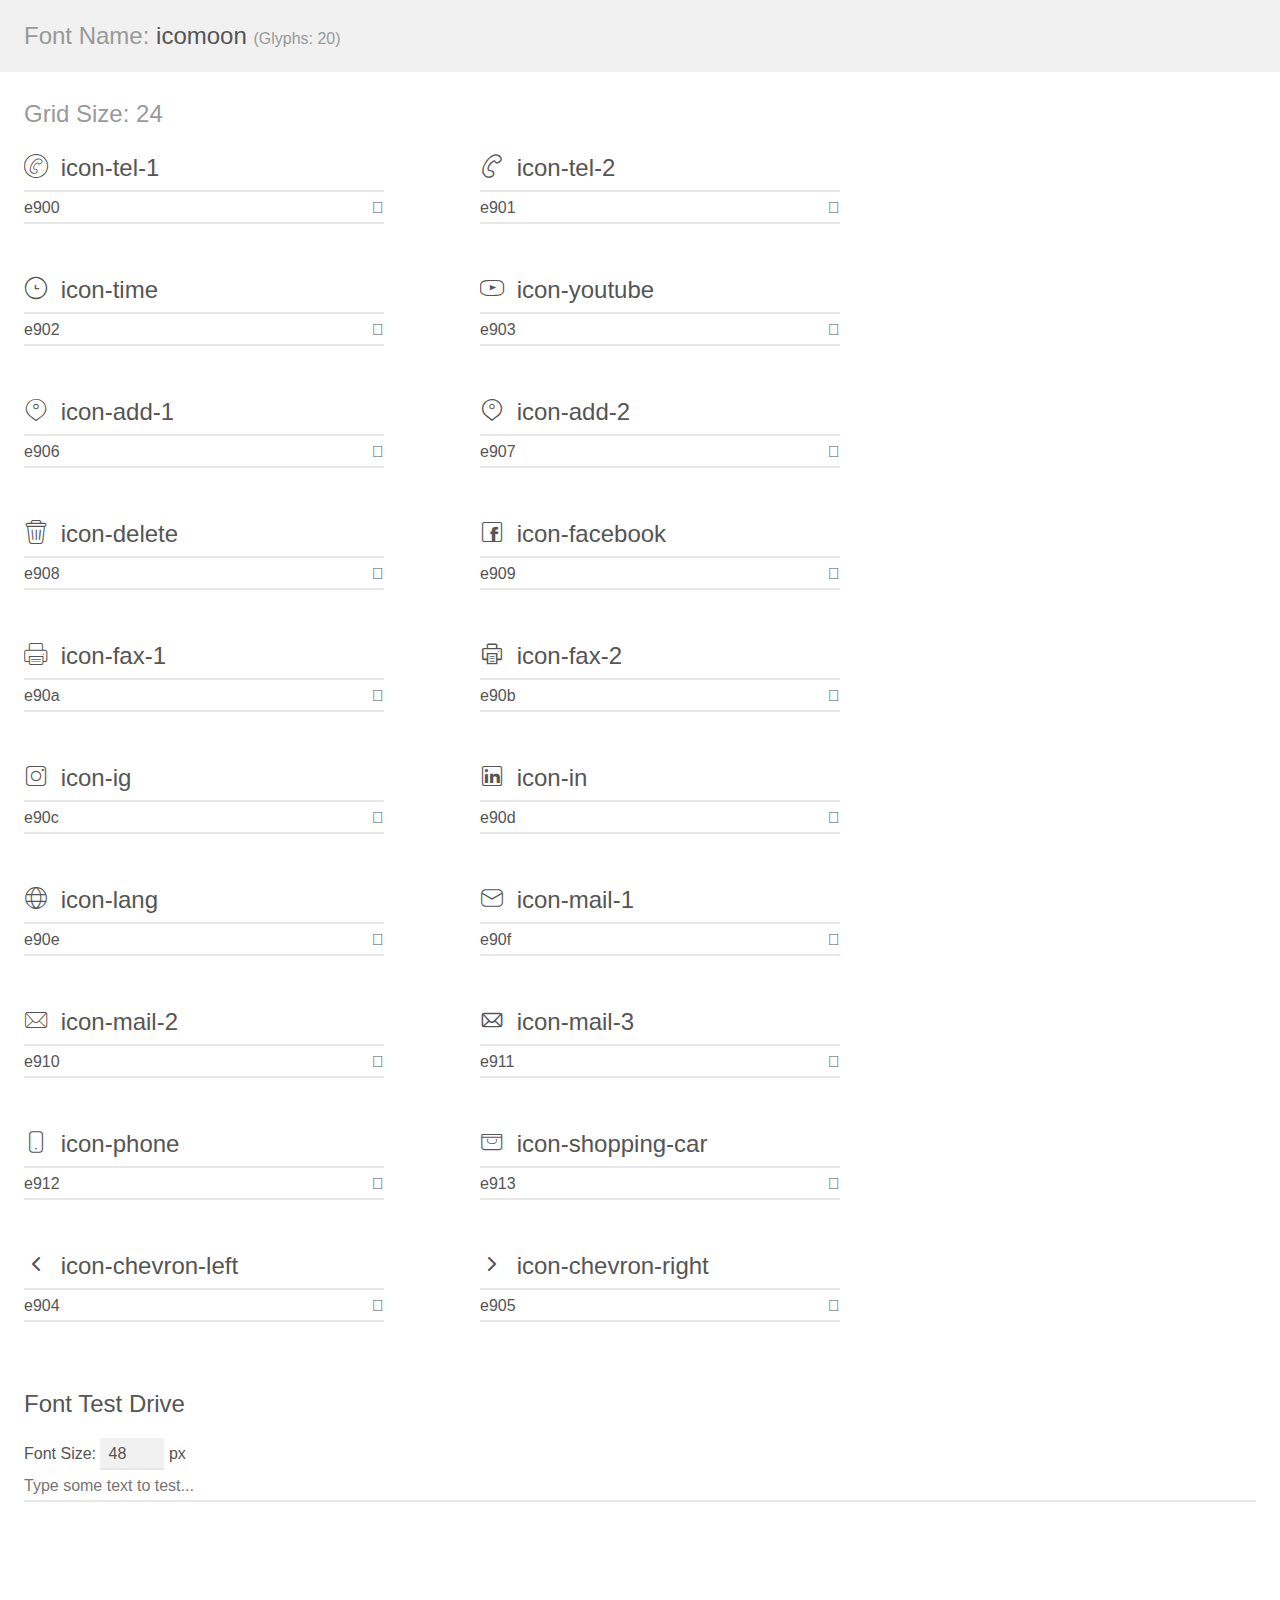
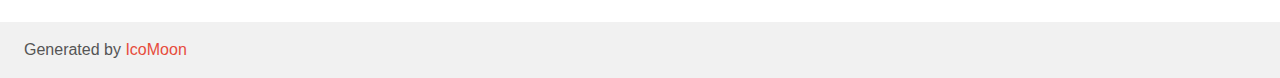
<file: styles/icomoon/demo.html>
<!doctype html>
<html>
<head>
    <meta charset="utf-8">
    <title>IcoMoon Demo</title>
    <meta name="description" content="An Icon Font Generated By IcoMoon.io">
    <meta name="viewport" content="width=device-width, initial-scale=1">
    <link rel="stylesheet" href="demo-files/demo.css">
    <link rel="stylesheet" href="style.css"></head>
<body>
    <div class="bgc1 clearfix">
        <h1 class="mhmm mvm"><span class="fgc1">Font Name:</span> icomoon <small class="fgc1">(Glyphs:&nbsp;20)</small></h1>
    </div>
    <div class="clearfix mhl ptl">
        <h1 class="mvm mtn fgc1">Grid Size: 24</h1>
        <div class="glyph fs1">
            <div class="clearfix bshadow0 pbs">
                <span class="icon-tel-1"></span>
                <span class="mls"> icon-tel-1</span>
            </div>
            <fieldset class="fs0 size1of1 clearfix hidden-false">
                <input type="text" readonly value="e900" class="unit size1of2" />
                <input type="text" maxlength="1" readonly value="&#xe900;" class="unitRight size1of2 talign-right" />
            </fieldset>
            <div class="fs0 bshadow0 clearfix hidden-true">
                <span class="unit pvs fgc1">liga: </span>
                <input type="text" readonly value="" class="liga unitRight" />
            </div>
        </div>
        <div class="glyph fs1">
            <div class="clearfix bshadow0 pbs">
                <span class="icon-tel-2"></span>
                <span class="mls"> icon-tel-2</span>
            </div>
            <fieldset class="fs0 size1of1 clearfix hidden-false">
                <input type="text" readonly value="e901" class="unit size1of2" />
                <input type="text" maxlength="1" readonly value="&#xe901;" class="unitRight size1of2 talign-right" />
            </fieldset>
            <div class="fs0 bshadow0 clearfix hidden-true">
                <span class="unit pvs fgc1">liga: </span>
                <input type="text" readonly value="" class="liga unitRight" />
            </div>
        </div>
        <div class="glyph fs1">
            <div class="clearfix bshadow0 pbs">
                <span class="icon-time"></span>
                <span class="mls"> icon-time</span>
            </div>
            <fieldset class="fs0 size1of1 clearfix hidden-false">
                <input type="text" readonly value="e902" class="unit size1of2" />
                <input type="text" maxlength="1" readonly value="&#xe902;" class="unitRight size1of2 talign-right" />
            </fieldset>
            <div class="fs0 bshadow0 clearfix hidden-true">
                <span class="unit pvs fgc1">liga: </span>
                <input type="text" readonly value="" class="liga unitRight" />
            </div>
        </div>
        <div class="glyph fs1">
            <div class="clearfix bshadow0 pbs">
                <span class="icon-youtube"></span>
                <span class="mls"> icon-youtube</span>
            </div>
            <fieldset class="fs0 size1of1 clearfix hidden-false">
                <input type="text" readonly value="e903" class="unit size1of2" />
                <input type="text" maxlength="1" readonly value="&#xe903;" class="unitRight size1of2 talign-right" />
            </fieldset>
            <div class="fs0 bshadow0 clearfix hidden-true">
                <span class="unit pvs fgc1">liga: </span>
                <input type="text" readonly value="" class="liga unitRight" />
            </div>
        </div>
        <div class="glyph fs1">
            <div class="clearfix bshadow0 pbs">
                <span class="icon-add-1"></span>
                <span class="mls"> icon-add-1</span>
            </div>
            <fieldset class="fs0 size1of1 clearfix hidden-false">
                <input type="text" readonly value="e906" class="unit size1of2" />
                <input type="text" maxlength="1" readonly value="&#xe906;" class="unitRight size1of2 talign-right" />
            </fieldset>
            <div class="fs0 bshadow0 clearfix hidden-true">
                <span class="unit pvs fgc1">liga: </span>
                <input type="text" readonly value="" class="liga unitRight" />
            </div>
        </div>
        <div class="glyph fs1">
            <div class="clearfix bshadow0 pbs">
                <span class="icon-add-2"></span>
                <span class="mls"> icon-add-2</span>
            </div>
            <fieldset class="fs0 size1of1 clearfix hidden-false">
                <input type="text" readonly value="e907" class="unit size1of2" />
                <input type="text" maxlength="1" readonly value="&#xe907;" class="unitRight size1of2 talign-right" />
            </fieldset>
            <div class="fs0 bshadow0 clearfix hidden-true">
                <span class="unit pvs fgc1">liga: </span>
                <input type="text" readonly value="" class="liga unitRight" />
            </div>
        </div>
        <div class="glyph fs1">
            <div class="clearfix bshadow0 pbs">
                <span class="icon-delete"></span>
                <span class="mls"> icon-delete</span>
            </div>
            <fieldset class="fs0 size1of1 clearfix hidden-false">
                <input type="text" readonly value="e908" class="unit size1of2" />
                <input type="text" maxlength="1" readonly value="&#xe908;" class="unitRight size1of2 talign-right" />
            </fieldset>
            <div class="fs0 bshadow0 clearfix hidden-true">
                <span class="unit pvs fgc1">liga: </span>
                <input type="text" readonly value="" class="liga unitRight" />
            </div>
        </div>
        <div class="glyph fs1">
            <div class="clearfix bshadow0 pbs">
                <span class="icon-facebook"></span>
                <span class="mls"> icon-facebook</span>
            </div>
            <fieldset class="fs0 size1of1 clearfix hidden-false">
                <input type="text" readonly value="e909" class="unit size1of2" />
                <input type="text" maxlength="1" readonly value="&#xe909;" class="unitRight size1of2 talign-right" />
            </fieldset>
            <div class="fs0 bshadow0 clearfix hidden-true">
                <span class="unit pvs fgc1">liga: </span>
                <input type="text" readonly value="" class="liga unitRight" />
            </div>
        </div>
        <div class="glyph fs1">
            <div class="clearfix bshadow0 pbs">
                <span class="icon-fax-1"></span>
                <span class="mls"> icon-fax-1</span>
            </div>
            <fieldset class="fs0 size1of1 clearfix hidden-false">
                <input type="text" readonly value="e90a" class="unit size1of2" />
                <input type="text" maxlength="1" readonly value="&#xe90a;" class="unitRight size1of2 talign-right" />
            </fieldset>
            <div class="fs0 bshadow0 clearfix hidden-true">
                <span class="unit pvs fgc1">liga: </span>
                <input type="text" readonly value="" class="liga unitRight" />
            </div>
        </div>
        <div class="glyph fs1">
            <div class="clearfix bshadow0 pbs">
                <span class="icon-fax-2"></span>
                <span class="mls"> icon-fax-2</span>
            </div>
            <fieldset class="fs0 size1of1 clearfix hidden-false">
                <input type="text" readonly value="e90b" class="unit size1of2" />
                <input type="text" maxlength="1" readonly value="&#xe90b;" class="unitRight size1of2 talign-right" />
            </fieldset>
            <div class="fs0 bshadow0 clearfix hidden-true">
                <span class="unit pvs fgc1">liga: </span>
                <input type="text" readonly value="" class="liga unitRight" />
            </div>
        </div>
        <div class="glyph fs1">
            <div class="clearfix bshadow0 pbs">
                <span class="icon-ig"></span>
                <span class="mls"> icon-ig</span>
            </div>
            <fieldset class="fs0 size1of1 clearfix hidden-false">
                <input type="text" readonly value="e90c" class="unit size1of2" />
                <input type="text" maxlength="1" readonly value="&#xe90c;" class="unitRight size1of2 talign-right" />
            </fieldset>
            <div class="fs0 bshadow0 clearfix hidden-true">
                <span class="unit pvs fgc1">liga: </span>
                <input type="text" readonly value="" class="liga unitRight" />
            </div>
        </div>
        <div class="glyph fs1">
            <div class="clearfix bshadow0 pbs">
                <span class="icon-in"></span>
                <span class="mls"> icon-in</span>
            </div>
            <fieldset class="fs0 size1of1 clearfix hidden-false">
                <input type="text" readonly value="e90d" class="unit size1of2" />
                <input type="text" maxlength="1" readonly value="&#xe90d;" class="unitRight size1of2 talign-right" />
            </fieldset>
            <div class="fs0 bshadow0 clearfix hidden-true">
                <span class="unit pvs fgc1">liga: </span>
                <input type="text" readonly value="" class="liga unitRight" />
            </div>
        </div>
        <div class="glyph fs1">
            <div class="clearfix bshadow0 pbs">
                <span class="icon-lang"></span>
                <span class="mls"> icon-lang</span>
            </div>
            <fieldset class="fs0 size1of1 clearfix hidden-false">
                <input type="text" readonly value="e90e" class="unit size1of2" />
                <input type="text" maxlength="1" readonly value="&#xe90e;" class="unitRight size1of2 talign-right" />
            </fieldset>
            <div class="fs0 bshadow0 clearfix hidden-true">
                <span class="unit pvs fgc1">liga: </span>
                <input type="text" readonly value="" class="liga unitRight" />
            </div>
        </div>
        <div class="glyph fs1">
            <div class="clearfix bshadow0 pbs">
                <span class="icon-mail-1"></span>
                <span class="mls"> icon-mail-1</span>
            </div>
            <fieldset class="fs0 size1of1 clearfix hidden-false">
                <input type="text" readonly value="e90f" class="unit size1of2" />
                <input type="text" maxlength="1" readonly value="&#xe90f;" class="unitRight size1of2 talign-right" />
            </fieldset>
            <div class="fs0 bshadow0 clearfix hidden-true">
                <span class="unit pvs fgc1">liga: </span>
                <input type="text" readonly value="" class="liga unitRight" />
            </div>
        </div>
        <div class="glyph fs1">
            <div class="clearfix bshadow0 pbs">
                <span class="icon-mail-2"></span>
                <span class="mls"> icon-mail-2</span>
            </div>
            <fieldset class="fs0 size1of1 clearfix hidden-false">
                <input type="text" readonly value="e910" class="unit size1of2" />
                <input type="text" maxlength="1" readonly value="&#xe910;" class="unitRight size1of2 talign-right" />
            </fieldset>
            <div class="fs0 bshadow0 clearfix hidden-true">
                <span class="unit pvs fgc1">liga: </span>
                <input type="text" readonly value="" class="liga unitRight" />
            </div>
        </div>
        <div class="glyph fs1">
            <div class="clearfix bshadow0 pbs">
                <span class="icon-mail-3"></span>
                <span class="mls"> icon-mail-3</span>
            </div>
            <fieldset class="fs0 size1of1 clearfix hidden-false">
                <input type="text" readonly value="e911" class="unit size1of2" />
                <input type="text" maxlength="1" readonly value="&#xe911;" class="unitRight size1of2 talign-right" />
            </fieldset>
            <div class="fs0 bshadow0 clearfix hidden-true">
                <span class="unit pvs fgc1">liga: </span>
                <input type="text" readonly value="" class="liga unitRight" />
            </div>
        </div>
        <div class="glyph fs1">
            <div class="clearfix bshadow0 pbs">
                <span class="icon-phone"></span>
                <span class="mls"> icon-phone</span>
            </div>
            <fieldset class="fs0 size1of1 clearfix hidden-false">
                <input type="text" readonly value="e912" class="unit size1of2" />
                <input type="text" maxlength="1" readonly value="&#xe912;" class="unitRight size1of2 talign-right" />
            </fieldset>
            <div class="fs0 bshadow0 clearfix hidden-true">
                <span class="unit pvs fgc1">liga: </span>
                <input type="text" readonly value="" class="liga unitRight" />
            </div>
        </div>
        <div class="glyph fs1">
            <div class="clearfix bshadow0 pbs">
                <span class="icon-shopping-car"></span>
                <span class="mls"> icon-shopping-car</span>
            </div>
            <fieldset class="fs0 size1of1 clearfix hidden-false">
                <input type="text" readonly value="e913" class="unit size1of2" />
                <input type="text" maxlength="1" readonly value="&#xe913;" class="unitRight size1of2 talign-right" />
            </fieldset>
            <div class="fs0 bshadow0 clearfix hidden-true">
                <span class="unit pvs fgc1">liga: </span>
                <input type="text" readonly value="" class="liga unitRight" />
            </div>
        </div>
        <div class="glyph fs1">
            <div class="clearfix bshadow0 pbs">
                <span class="icon-chevron-left"></span>
                <span class="mls"> icon-chevron-left</span>
            </div>
            <fieldset class="fs0 size1of1 clearfix hidden-false">
                <input type="text" readonly value="e904" class="unit size1of2" />
                <input type="text" maxlength="1" readonly value="&#xe904;" class="unitRight size1of2 talign-right" />
            </fieldset>
            <div class="fs0 bshadow0 clearfix hidden-true">
                <span class="unit pvs fgc1">liga: </span>
                <input type="text" readonly value="" class="liga unitRight" />
            </div>
        </div>
        <div class="glyph fs1">
            <div class="clearfix bshadow0 pbs">
                <span class="icon-chevron-right"></span>
                <span class="mls"> icon-chevron-right</span>
            </div>
            <fieldset class="fs0 size1of1 clearfix hidden-false">
                <input type="text" readonly value="e905" class="unit size1of2" />
                <input type="text" maxlength="1" readonly value="&#xe905;" class="unitRight size1of2 talign-right" />
            </fieldset>
            <div class="fs0 bshadow0 clearfix hidden-true">
                <span class="unit pvs fgc1">liga: </span>
                <input type="text" readonly value="" class="liga unitRight" />
            </div>
        </div>
    </div>

    <!--[if gt IE 8]><!-->
    <div class="mhl clearfix mbl">
        <h1>Font Test Drive</h1>
        <label>
            Font Size: <input id="fontSize" type="number" class="textbox0 mbm"
            min="8" value="48" />
            px
        </label>
        <input id="testText" type="text" class="phl size1of1 mvl"
        placeholder="Type some text to test..." value=""/>
        <div id="testDrive" class="icon-" style="font-family: icomoon">&nbsp;
        </div>
    </div>
    <!--<![endif]-->
    <div class="bgc1 clearfix">
        <p class="mhl">Generated by <a href="https://icomoon.io/app">IcoMoon</a></p>
    </div>

    <script src="demo-files/demo.js"></script>
</body>
</html>
</file>
<file: styles/icomoon/style.css>
@font-face {
  font-family: 'icomoon';
  src:  url('fonts/icomoon.eot?tylh89');
  src:  url('fonts/icomoon.eot?tylh89#iefix') format('embedded-opentype'),
    url('fonts/icomoon.ttf?tylh89') format('truetype'),
    url('fonts/icomoon.woff?tylh89') format('woff'),
    url('fonts/icomoon.svg?tylh89#icomoon') format('svg');
  font-weight: normal;
  font-style: normal;
  font-display: block;
}

[class^="icon-"], [class*=" icon-"] {
  /* use !important to prevent issues with browser extensions that change fonts */
  font-family: 'icomoon' !important;
  speak: never;
  font-style: normal;
  font-weight: normal;
  font-variant: normal;
  text-transform: none;
  line-height: 1;

  /* Better Font Rendering =========== */
  -webkit-font-smoothing: antialiased;
  -moz-osx-font-smoothing: grayscale;
}

.icon-tel-1:before {
  content: "\e900";
}
.icon-tel-2:before {
  content: "\e901";
}
.icon-time:before {
  content: "\e902";
}
.icon-youtube:before {
  content: "\e903";
}
.icon-add-1:before {
  content: "\e906";
}
.icon-add-2:before {
  content: "\e907";
}
.icon-delete:before {
  content: "\e908";
}
.icon-facebook:before {
  content: "\e909";
}
.icon-fax-1:before {
  content: "\e90a";
}
.icon-fax-2:before {
  content: "\e90b";
}
.icon-ig:before {
  content: "\e90c";
}
.icon-in:before {
  content: "\e90d";
}
.icon-lang:before {
  content: "\e90e";
}
.icon-mail-1:before {
  content: "\e90f";
}
.icon-mail-2:before {
  content: "\e910";
}
.icon-mail-3:before {
  content: "\e911";
}
.icon-phone:before {
  content: "\e912";
}
.icon-shopping-car:before {
  content: "\e913";
}
.icon-chevron-left:before {
  content: "\e904";
}
.icon-chevron-right:before {
  content: "\e905";
}
</file>
<file: styles/style.css>
/* >>> JhuangPing v.2.0.0 [08.03.2022] */
:root {
  --font-biryani: "Biryani";
  --font-jost: "Jost";
  --font-gloock: "Gloock";
  --font-outfit: "Outfit";
  --font-actor: "Actor";
  --font-castoro: "Castoro";
  --font-akatab: "Akatab";
  --font-rcb: "Radio Canada Big";
  --font-arimo: "Arimo";
}

/* > Reset*/
@-ms-viewport {
  width: device-width;
}
* {
  text-rendering: geometricPrecision;
  -webkit-box-sizing: border-box;
          box-sizing: border-box;
}
*::before, *::after {
  -webkit-box-sizing: border-box;
          box-sizing: border-box;
  border: 0 solid;
}

html {
  width: 100%;
  height: 100%;
  -webkit-text-size-adjust: 100%;
  -ms-text-size-adjust: 100%;
  -webkit-font-smoothing: antialiased;
  -ms-overflow-style: scrollbar;
}

body {
  margin: 0;
  padding: 0;
  -moz-tab-size: 4;
  -o-tab-size: 4;
     tab-size: 4;
  -webkit-tap-highlight-color: transparent;
  text-size-adjust: 100%;
  -webkit-text-size-adjust: 100%;
  -moz-text-size-adjust: 100%;
  -ms-text-size-adjust: 100%;
  -moz-osx-font-smoothing: grayscale;
  -webkit-font-smoothing: antialiased;
}

img,
svg,
video,
canvas,
audio,
iframe,
embed,
object {
  max-width: 100%;
  height: auto;
  border: 0;
  display: block;
}

svg:not(:root) {
  overflow: hidden;
}

abbr[title] {
  -webkit-text-decoration: underline dotted;
          text-decoration: underline dotted;
}

b,
strong {
  font-weight: bolder;
}

::-moz-focus-inner {
  border-style: none;
  padding: 0;
}

:-moz-ui-invalid {
  box-shadow: none;
}

progress {
  vertical-align: baseline;
}

[type=search] {
  -webkit-appearance: textfield;
     -moz-appearance: textfield;
          appearance: textfield;
  outline-offset: -2px;
}

::-webkit-inner-spin-button,
::-webkit-outer-spin-button {
  height: auto;
}

::-webkit-search-decoration {
  -webkit-appearance: none;
}

::-webkit-file-upload-button {
  -webkit-appearance: button;
  font: inherit;
}

input, button, textarea, select, optgroup, option {
  font-family: inherit;
  font-size: inherit;
  font-style: inherit;
  font-weight: inherit;
  vertical-align: baseline;
  *vertical-align: middle;
}

button {
  background: transparent;
}

table {
  border-collapse: collapse;
  border-spacing: 0;
  text-indent: 0;
  border-color: inherit;
}

input, button, textarea, select {
  *font-size: 100%;
}

menu {
  list-style: none;
}

a {
  color: inherit;
  text-decoration: none;
  -webkit-transition: all 0.5s;
  transition: all 0.5s;
  cursor: pointer;
}
a:active, a:hover, a:focus {
  outline: 0;
  text-decoration: none;
}

*:focus, input, input:focus, textarea, textarea:focus, button, button:focus, select, select:focus {
  outline: none;
}

a,
button {
  -ms-touch-action: manipulation;
      touch-action: manipulation;
}

[role=button],
summary,
:where(button, [type=button]):not([disabled]) {
  cursor: pointer;
  -webkit-user-select: none;
     -moz-user-select: none;
      -ms-user-select: none;
          user-select: none;
}

article, aside, details, figcaption, figure, footer, header, hgroup, nav, section, summary, main, iframe {
  display: block;
}

iframe {
  border: none;
}

audio, canvas, video {
  display: inline-block;
  *display: inline;
  *zoom: 1;
}

audio:not([controls]) {
  display: none;
  height: 0;
}

[hidden] {
  display: none;
}

body {
  padding-top: constant(safe-area-inset-top);
  padding-right: constant(safe-area-inset-right);
  padding-bottom: constant(safe-area-inset-bottom);
  padding-left: constant(safe-area-inset-left);
  padding-left: env(safe-area-inset-left);
  padding-top: env(safe-area-inset-top);
  padding-right: env(safe-area-inset-right);
  padding-bottom: env(safe-area-inset-bottom);
}

body {
  font-family: "Noto Sans TC", Arial, "Microsoft JhengHei", sans-serif;
  font-size: 1rem;
  line-height: 1.25;
  letter-spacing: 1px;
  color: #333;
  overflow-x: hidden;
}

a {
  cursor: pointer;
}
@media all and (min-width: 1367px) {
  a:hover {
    color: #007bff;
  }
}

p:not(:last-child) {
  margin-bottom: 1em;
}

h1, h2, h3, h4, h5, h6 {
  display: inline-block;
}

[class*=l-wp] {
  margin-left: auto;
  margin-right: auto;
  width: calc(90% - 60px);
}
@media all and (max-width: 768px) {
  [class*=l-wp] {
    width: calc(100% - 60px);
  }
}

.l-wp\:html, .l-wp-html {
  width: 100%;
  max-width: 100%;
  min-width: 320px;
  overflow: hidden;
}
.l-wp\:main, .l-wp-main {
  width: 100%;
  max-width: 100%;
}
.l-wp\:1552, .l-wp-1552 {
  max-width: 1552px;
}
.l-wp\:1506, .l-wp-1506 {
  max-width: 1506px;
}
.l-wp\:1500, .l-wp-1500 {
  max-width: 1500px;
}
.l-wp\:1670, .l-wp-1670 {
  max-width: 1670px;
}
.l-wp\:1440, .l-wp-1440 {
  max-width: 1440px;
}
.l-wp\:1265, .l-wp-1265 {
  max-width: 1265px;
}
.l-wp\:1220, .l-wp-1220 {
  max-width: 1220px;
}
.l-wp\:1184, .l-wp-1184 {
  max-width: 1184px;
}
.l-wp\:1140, .l-wp-1140 {
  max-width: 1140px;
}
.l-wp\:1130, .l-wp-1130 {
  max-width: 1130px;
}
.l-wp\:1124, .l-wp-1124 {
  max-width: 1124px;
}
.l-wp\:1079, .l-wp-1079 {
  max-width: 1079px;
}
.l-wp\:1000, .l-wp-1000 {
  max-width: 1000px;
}
.l-wp\:984, .l-wp-984 {
  max-width: 984px;
}
.l-wp\:full, .l-wp\:max, .l-wp-full, .l-wp-max {
  max-width: 100%;
  width: 100%;
}

.container {
  width: 100%;
  padding-right: 15px;
  padding-left: 15px;
  margin-right: auto;
  margin-left: auto;
}
@media all and (min-width: 769px) {
  .container {
    max-width: 540px;
  }
}
@media all and (min-width: 1025px) {
  .container {
    max-width: 720px;
  }
}
@media all and (min-width: 1281px) {
  .container {
    max-width: 960px;
  }
}
@media all and (min-width: 1441px) {
  .container {
    max-width: 1140px;
  }
}
.container-fluid {
  width: 100%;
  padding-right: 15px;
  padding-left: 15px;
  margin-right: auto;
  margin-left: auto;
}

.row {
  display: -ms-flexbox;
  display: -webkit-box;
  display: flex;
  -ms-flex-wrap: wrap;
  flex-wrap: wrap;
  margin-right: -15px;
  margin-left: -15px;
}

.no-gutters {
  margin-right: 0;
  margin-left: 0;
}
.no-gutters > .col, .no-gutters > [class*=col-] {
  padding-right: 0;
  padding-left: 0;
}

.col-1, .col-2, .col-3, .col-4, .col-5, .col-6, .col-7, .col-8, .col-9, .col-10, .col-11, .col-12, .col,
.col-auto, .col-sm-1, .col-sm-2, .col-sm-3, .col-sm-4, .col-sm-5, .col-sm-6, .col-sm-7, .col-sm-8, .col-sm-9, .col-sm-10, .col-sm-11, .col-sm-12, .col-sm,
.col-sm-auto, .col-md-1, .col-md-2, .col-md-3, .col-md-4, .col-md-5, .col-md-6, .col-md-7, .col-md-8, .col-md-9, .col-md-10, .col-md-11, .col-md-12, .col-md,
.col-md-auto, .col-lg-1, .col-lg-2, .col-lg-3, .col-lg-4, .col-lg-5, .col-lg-6, .col-lg-7, .col-lg-8, .col-lg-9, .col-lg-10, .col-lg-11, .col-lg-12, .col-lg,
.col-lg-auto, .col-xl-1, .col-xl-2, .col-xl-3, .col-xl-4, .col-xl-5, .col-xl-6, .col-xl-7, .col-xl-8, .col-xl-9, .col-xl-10, .col-xl-11, .col-xl-12, .col-xl,
.col-xl-auto {
  position: relative;
  width: 100%;
  min-height: 1px;
  padding-right: 15px;
  padding-left: 15px;
}

.col {
  -ms-flex-preferred-size: 0;
      flex-basis: 0;
  -webkit-box-flex: 1;
      -ms-flex-positive: 1;
          flex-grow: 1;
  max-width: 100%;
}
.col-auto {
  -webkit-box-flex: 0;
      -ms-flex: 0 0 auto;
          flex: 0 0 auto;
  width: auto;
  max-width: none;
}
.col-1 {
  -webkit-box-flex: 0;
      -ms-flex: 0 0 8.3333333333%;
          flex: 0 0 8.3333333333%;
  max-width: 8.3333333333%;
}
.col-2 {
  -webkit-box-flex: 0;
      -ms-flex: 0 0 16.6666666667%;
          flex: 0 0 16.6666666667%;
  max-width: 16.6666666667%;
}
.col-3 {
  -webkit-box-flex: 0;
      -ms-flex: 0 0 25%;
          flex: 0 0 25%;
  max-width: 25%;
}
.col-4 {
  -webkit-box-flex: 0;
      -ms-flex: 0 0 33.3333333333%;
          flex: 0 0 33.3333333333%;
  max-width: 33.3333333333%;
}
.col-5 {
  -webkit-box-flex: 0;
      -ms-flex: 0 0 41.6666666667%;
          flex: 0 0 41.6666666667%;
  max-width: 41.6666666667%;
}
.col-6 {
  -webkit-box-flex: 0;
      -ms-flex: 0 0 50%;
          flex: 0 0 50%;
  max-width: 50%;
}
.col-7 {
  -webkit-box-flex: 0;
      -ms-flex: 0 0 58.3333333333%;
          flex: 0 0 58.3333333333%;
  max-width: 58.3333333333%;
}
.col-8 {
  -webkit-box-flex: 0;
      -ms-flex: 0 0 66.6666666667%;
          flex: 0 0 66.6666666667%;
  max-width: 66.6666666667%;
}
.col-9 {
  -webkit-box-flex: 0;
      -ms-flex: 0 0 75%;
          flex: 0 0 75%;
  max-width: 75%;
}
.col-10 {
  -webkit-box-flex: 0;
      -ms-flex: 0 0 83.3333333333%;
          flex: 0 0 83.3333333333%;
  max-width: 83.3333333333%;
}
.col-11 {
  -webkit-box-flex: 0;
      -ms-flex: 0 0 91.6666666667%;
          flex: 0 0 91.6666666667%;
  max-width: 91.6666666667%;
}
.col-12 {
  -webkit-box-flex: 0;
      -ms-flex: 0 0 100%;
          flex: 0 0 100%;
  max-width: 100%;
}

.order-first {
  -webkit-box-ordinal-group: 0;
      -ms-flex-order: -1;
          order: -1;
}
.order-last {
  -webkit-box-ordinal-group: 14;
      -ms-flex-order: 13;
          order: 13;
}
.order-0 {
  -webkit-box-ordinal-group: 1;
      -ms-flex-order: 0;
          order: 0;
}
.order-1 {
  -webkit-box-ordinal-group: 2;
      -ms-flex-order: 1;
          order: 1;
}
.order-2 {
  -webkit-box-ordinal-group: 3;
      -ms-flex-order: 2;
          order: 2;
}
.order-3 {
  -webkit-box-ordinal-group: 4;
      -ms-flex-order: 3;
          order: 3;
}
.order-4 {
  -webkit-box-ordinal-group: 5;
      -ms-flex-order: 4;
          order: 4;
}
.order-5 {
  -webkit-box-ordinal-group: 6;
      -ms-flex-order: 5;
          order: 5;
}
.order-6 {
  -webkit-box-ordinal-group: 7;
      -ms-flex-order: 6;
          order: 6;
}
.order-7 {
  -webkit-box-ordinal-group: 8;
      -ms-flex-order: 7;
          order: 7;
}
.order-8 {
  -webkit-box-ordinal-group: 9;
      -ms-flex-order: 8;
          order: 8;
}
.order-9 {
  -webkit-box-ordinal-group: 10;
      -ms-flex-order: 9;
          order: 9;
}
.order-10 {
  -webkit-box-ordinal-group: 11;
      -ms-flex-order: 10;
          order: 10;
}
.order-11 {
  -webkit-box-ordinal-group: 12;
      -ms-flex-order: 11;
          order: 11;
}
.order-12 {
  -webkit-box-ordinal-group: 13;
      -ms-flex-order: 12;
          order: 12;
}

.offset-1 {
  margin-left: 8.3333333333%;
}
.offset-2 {
  margin-left: 16.6666666667%;
}
.offset-3 {
  margin-left: 25%;
}
.offset-4 {
  margin-left: 33.3333333333%;
}
.offset-5 {
  margin-left: 41.6666666667%;
}
.offset-6 {
  margin-left: 50%;
}
.offset-7 {
  margin-left: 58.3333333333%;
}
.offset-8 {
  margin-left: 66.6666666667%;
}
.offset-9 {
  margin-left: 75%;
}
.offset-10 {
  margin-left: 83.3333333333%;
}
.offset-11 {
  margin-left: 91.6666666667%;
}
.offset-12 {
  margin-left: 100%;
}

@media all and (min-width: 769px) {
  .col-sm {
    -ms-flex-preferred-size: 0;
        flex-basis: 0;
    -webkit-box-flex: 1;
        -ms-flex-positive: 1;
            flex-grow: 1;
    max-width: 100%;
  }
  .col-sm-auto {
    -webkit-box-flex: 0;
        -ms-flex: 0 0 auto;
            flex: 0 0 auto;
    width: auto;
    max-width: none;
  }
  .col-sm-1 {
    -webkit-box-flex: 0;
        -ms-flex: 0 0 8.3333333333%;
            flex: 0 0 8.3333333333%;
    max-width: 8.3333333333%;
  }
  .col-sm-2 {
    -webkit-box-flex: 0;
        -ms-flex: 0 0 16.6666666667%;
            flex: 0 0 16.6666666667%;
    max-width: 16.6666666667%;
  }
  .col-sm-3 {
    -webkit-box-flex: 0;
        -ms-flex: 0 0 25%;
            flex: 0 0 25%;
    max-width: 25%;
  }
  .col-sm-4 {
    -webkit-box-flex: 0;
        -ms-flex: 0 0 33.3333333333%;
            flex: 0 0 33.3333333333%;
    max-width: 33.3333333333%;
  }
  .col-sm-5 {
    -webkit-box-flex: 0;
        -ms-flex: 0 0 41.6666666667%;
            flex: 0 0 41.6666666667%;
    max-width: 41.6666666667%;
  }
  .col-sm-6 {
    -webkit-box-flex: 0;
        -ms-flex: 0 0 50%;
            flex: 0 0 50%;
    max-width: 50%;
  }
  .col-sm-7 {
    -webkit-box-flex: 0;
        -ms-flex: 0 0 58.3333333333%;
            flex: 0 0 58.3333333333%;
    max-width: 58.3333333333%;
  }
  .col-sm-8 {
    -webkit-box-flex: 0;
        -ms-flex: 0 0 66.6666666667%;
            flex: 0 0 66.6666666667%;
    max-width: 66.6666666667%;
  }
  .col-sm-9 {
    -webkit-box-flex: 0;
        -ms-flex: 0 0 75%;
            flex: 0 0 75%;
    max-width: 75%;
  }
  .col-sm-10 {
    -webkit-box-flex: 0;
        -ms-flex: 0 0 83.3333333333%;
            flex: 0 0 83.3333333333%;
    max-width: 83.3333333333%;
  }
  .col-sm-11 {
    -webkit-box-flex: 0;
        -ms-flex: 0 0 91.6666666667%;
            flex: 0 0 91.6666666667%;
    max-width: 91.6666666667%;
  }
  .col-sm-12 {
    -webkit-box-flex: 0;
        -ms-flex: 0 0 100%;
            flex: 0 0 100%;
    max-width: 100%;
  }
  .order-sm-first {
    -webkit-box-ordinal-group: 0;
        -ms-flex-order: -1;
            order: -1;
  }
  .order-sm-last {
    -webkit-box-ordinal-group: 14;
        -ms-flex-order: 13;
            order: 13;
  }
  .order-sm-0 {
    -webkit-box-ordinal-group: 1;
        -ms-flex-order: 0;
            order: 0;
  }
  .order-sm-1 {
    -webkit-box-ordinal-group: 2;
        -ms-flex-order: 1;
            order: 1;
  }
  .order-sm-2 {
    -webkit-box-ordinal-group: 3;
        -ms-flex-order: 2;
            order: 2;
  }
  .order-sm-3 {
    -webkit-box-ordinal-group: 4;
        -ms-flex-order: 3;
            order: 3;
  }
  .order-sm-4 {
    -webkit-box-ordinal-group: 5;
        -ms-flex-order: 4;
            order: 4;
  }
  .order-sm-5 {
    -webkit-box-ordinal-group: 6;
        -ms-flex-order: 5;
            order: 5;
  }
  .order-sm-6 {
    -webkit-box-ordinal-group: 7;
        -ms-flex-order: 6;
            order: 6;
  }
  .order-sm-7 {
    -webkit-box-ordinal-group: 8;
        -ms-flex-order: 7;
            order: 7;
  }
  .order-sm-8 {
    -webkit-box-ordinal-group: 9;
        -ms-flex-order: 8;
            order: 8;
  }
  .order-sm-9 {
    -webkit-box-ordinal-group: 10;
        -ms-flex-order: 9;
            order: 9;
  }
  .order-sm-10 {
    -webkit-box-ordinal-group: 11;
        -ms-flex-order: 10;
            order: 10;
  }
  .order-sm-11 {
    -webkit-box-ordinal-group: 12;
        -ms-flex-order: 11;
            order: 11;
  }
  .order-sm-12 {
    -webkit-box-ordinal-group: 13;
        -ms-flex-order: 12;
            order: 12;
  }
  .offset-sm-1 {
    margin-left: 8.3333333333%;
  }
  .offset-sm-2 {
    margin-left: 16.6666666667%;
  }
  .offset-sm-3 {
    margin-left: 25%;
  }
  .offset-sm-4 {
    margin-left: 33.3333333333%;
  }
  .offset-sm-5 {
    margin-left: 41.6666666667%;
  }
  .offset-sm-6 {
    margin-left: 50%;
  }
  .offset-sm-7 {
    margin-left: 58.3333333333%;
  }
  .offset-sm-8 {
    margin-left: 66.6666666667%;
  }
  .offset-sm-9 {
    margin-left: 75%;
  }
  .offset-sm-10 {
    margin-left: 83.3333333333%;
  }
  .offset-sm-11 {
    margin-left: 91.6666666667%;
  }
  .offset-sm-12 {
    margin-left: 100%;
  }
}
@media all and (min-width: 1025px) {
  .col-md {
    -ms-flex-preferred-size: 0;
        flex-basis: 0;
    -webkit-box-flex: 1;
        -ms-flex-positive: 1;
            flex-grow: 1;
    max-width: 100%;
  }
  .col-md-auto {
    -webkit-box-flex: 0;
        -ms-flex: 0 0 auto;
            flex: 0 0 auto;
    width: auto;
    max-width: none;
  }
  .col-md-1 {
    -webkit-box-flex: 0;
        -ms-flex: 0 0 8.3333333333%;
            flex: 0 0 8.3333333333%;
    max-width: 8.3333333333%;
  }
  .col-md-2 {
    -webkit-box-flex: 0;
        -ms-flex: 0 0 16.6666666667%;
            flex: 0 0 16.6666666667%;
    max-width: 16.6666666667%;
  }
  .col-md-3 {
    -webkit-box-flex: 0;
        -ms-flex: 0 0 25%;
            flex: 0 0 25%;
    max-width: 25%;
  }
  .col-md-4 {
    -webkit-box-flex: 0;
        -ms-flex: 0 0 33.3333333333%;
            flex: 0 0 33.3333333333%;
    max-width: 33.3333333333%;
  }
  .col-md-5 {
    -webkit-box-flex: 0;
        -ms-flex: 0 0 41.6666666667%;
            flex: 0 0 41.6666666667%;
    max-width: 41.6666666667%;
  }
  .col-md-6 {
    -webkit-box-flex: 0;
        -ms-flex: 0 0 50%;
            flex: 0 0 50%;
    max-width: 50%;
  }
  .col-md-7 {
    -webkit-box-flex: 0;
        -ms-flex: 0 0 58.3333333333%;
            flex: 0 0 58.3333333333%;
    max-width: 58.3333333333%;
  }
  .col-md-8 {
    -webkit-box-flex: 0;
        -ms-flex: 0 0 66.6666666667%;
            flex: 0 0 66.6666666667%;
    max-width: 66.6666666667%;
  }
  .col-md-9 {
    -webkit-box-flex: 0;
        -ms-flex: 0 0 75%;
            flex: 0 0 75%;
    max-width: 75%;
  }
  .col-md-10 {
    -webkit-box-flex: 0;
        -ms-flex: 0 0 83.3333333333%;
            flex: 0 0 83.3333333333%;
    max-width: 83.3333333333%;
  }
  .col-md-11 {
    -webkit-box-flex: 0;
        -ms-flex: 0 0 91.6666666667%;
            flex: 0 0 91.6666666667%;
    max-width: 91.6666666667%;
  }
  .col-md-12 {
    -webkit-box-flex: 0;
        -ms-flex: 0 0 100%;
            flex: 0 0 100%;
    max-width: 100%;
  }
  .order-md-first {
    -webkit-box-ordinal-group: 0;
        -ms-flex-order: -1;
            order: -1;
  }
  .order-md-last {
    -webkit-box-ordinal-group: 14;
        -ms-flex-order: 13;
            order: 13;
  }
  .order-md-0 {
    -webkit-box-ordinal-group: 1;
        -ms-flex-order: 0;
            order: 0;
  }
  .order-md-1 {
    -webkit-box-ordinal-group: 2;
        -ms-flex-order: 1;
            order: 1;
  }
  .order-md-2 {
    -webkit-box-ordinal-group: 3;
        -ms-flex-order: 2;
            order: 2;
  }
  .order-md-3 {
    -webkit-box-ordinal-group: 4;
        -ms-flex-order: 3;
            order: 3;
  }
  .order-md-4 {
    -webkit-box-ordinal-group: 5;
        -ms-flex-order: 4;
            order: 4;
  }
  .order-md-5 {
    -webkit-box-ordinal-group: 6;
        -ms-flex-order: 5;
            order: 5;
  }
  .order-md-6 {
    -webkit-box-ordinal-group: 7;
        -ms-flex-order: 6;
            order: 6;
  }
  .order-md-7 {
    -webkit-box-ordinal-group: 8;
        -ms-flex-order: 7;
            order: 7;
  }
  .order-md-8 {
    -webkit-box-ordinal-group: 9;
        -ms-flex-order: 8;
            order: 8;
  }
  .order-md-9 {
    -webkit-box-ordinal-group: 10;
        -ms-flex-order: 9;
            order: 9;
  }
  .order-md-10 {
    -webkit-box-ordinal-group: 11;
        -ms-flex-order: 10;
            order: 10;
  }
  .order-md-11 {
    -webkit-box-ordinal-group: 12;
        -ms-flex-order: 11;
            order: 11;
  }
  .order-md-12 {
    -webkit-box-ordinal-group: 13;
        -ms-flex-order: 12;
            order: 12;
  }
  .offset-md-1 {
    margin-left: 8.3333333333%;
  }
  .offset-md-2 {
    margin-left: 16.6666666667%;
  }
  .offset-md-3 {
    margin-left: 25%;
  }
  .offset-md-4 {
    margin-left: 33.3333333333%;
  }
  .offset-md-5 {
    margin-left: 41.6666666667%;
  }
  .offset-md-6 {
    margin-left: 50%;
  }
  .offset-md-7 {
    margin-left: 58.3333333333%;
  }
  .offset-md-8 {
    margin-left: 66.6666666667%;
  }
  .offset-md-9 {
    margin-left: 75%;
  }
  .offset-md-10 {
    margin-left: 83.3333333333%;
  }
  .offset-md-11 {
    margin-left: 91.6666666667%;
  }
  .offset-md-12 {
    margin-left: 100%;
  }
}
@media all and (min-width: 1281px) {
  .col-lg {
    -ms-flex-preferred-size: 0;
        flex-basis: 0;
    -webkit-box-flex: 1;
        -ms-flex-positive: 1;
            flex-grow: 1;
    max-width: 100%;
  }
  .col-lg-auto {
    -webkit-box-flex: 0;
        -ms-flex: 0 0 auto;
            flex: 0 0 auto;
    width: auto;
    max-width: none;
  }
  .col-lg-1 {
    -webkit-box-flex: 0;
        -ms-flex: 0 0 8.3333333333%;
            flex: 0 0 8.3333333333%;
    max-width: 8.3333333333%;
  }
  .col-lg-2 {
    -webkit-box-flex: 0;
        -ms-flex: 0 0 16.6666666667%;
            flex: 0 0 16.6666666667%;
    max-width: 16.6666666667%;
  }
  .col-lg-3 {
    -webkit-box-flex: 0;
        -ms-flex: 0 0 25%;
            flex: 0 0 25%;
    max-width: 25%;
  }
  .col-lg-4 {
    -webkit-box-flex: 0;
        -ms-flex: 0 0 33.3333333333%;
            flex: 0 0 33.3333333333%;
    max-width: 33.3333333333%;
  }
  .col-lg-5 {
    -webkit-box-flex: 0;
        -ms-flex: 0 0 41.6666666667%;
            flex: 0 0 41.6666666667%;
    max-width: 41.6666666667%;
  }
  .col-lg-6 {
    -webkit-box-flex: 0;
        -ms-flex: 0 0 50%;
            flex: 0 0 50%;
    max-width: 50%;
  }
  .col-lg-7 {
    -webkit-box-flex: 0;
        -ms-flex: 0 0 58.3333333333%;
            flex: 0 0 58.3333333333%;
    max-width: 58.3333333333%;
  }
  .col-lg-8 {
    -webkit-box-flex: 0;
        -ms-flex: 0 0 66.6666666667%;
            flex: 0 0 66.6666666667%;
    max-width: 66.6666666667%;
  }
  .col-lg-9 {
    -webkit-box-flex: 0;
        -ms-flex: 0 0 75%;
            flex: 0 0 75%;
    max-width: 75%;
  }
  .col-lg-10 {
    -webkit-box-flex: 0;
        -ms-flex: 0 0 83.3333333333%;
            flex: 0 0 83.3333333333%;
    max-width: 83.3333333333%;
  }
  .col-lg-11 {
    -webkit-box-flex: 0;
        -ms-flex: 0 0 91.6666666667%;
            flex: 0 0 91.6666666667%;
    max-width: 91.6666666667%;
  }
  .col-lg-12 {
    -webkit-box-flex: 0;
        -ms-flex: 0 0 100%;
            flex: 0 0 100%;
    max-width: 100%;
  }
  .order-lg-first {
    -webkit-box-ordinal-group: 0;
        -ms-flex-order: -1;
            order: -1;
  }
  .order-lg-last {
    -webkit-box-ordinal-group: 14;
        -ms-flex-order: 13;
            order: 13;
  }
  .order-lg-0 {
    -webkit-box-ordinal-group: 1;
        -ms-flex-order: 0;
            order: 0;
  }
  .order-lg-1 {
    -webkit-box-ordinal-group: 2;
        -ms-flex-order: 1;
            order: 1;
  }
  .order-lg-2 {
    -webkit-box-ordinal-group: 3;
        -ms-flex-order: 2;
            order: 2;
  }
  .order-lg-3 {
    -webkit-box-ordinal-group: 4;
        -ms-flex-order: 3;
            order: 3;
  }
  .order-lg-4 {
    -webkit-box-ordinal-group: 5;
        -ms-flex-order: 4;
            order: 4;
  }
  .order-lg-5 {
    -webkit-box-ordinal-group: 6;
        -ms-flex-order: 5;
            order: 5;
  }
  .order-lg-6 {
    -webkit-box-ordinal-group: 7;
        -ms-flex-order: 6;
            order: 6;
  }
  .order-lg-7 {
    -webkit-box-ordinal-group: 8;
        -ms-flex-order: 7;
            order: 7;
  }
  .order-lg-8 {
    -webkit-box-ordinal-group: 9;
        -ms-flex-order: 8;
            order: 8;
  }
  .order-lg-9 {
    -webkit-box-ordinal-group: 10;
        -ms-flex-order: 9;
            order: 9;
  }
  .order-lg-10 {
    -webkit-box-ordinal-group: 11;
        -ms-flex-order: 10;
            order: 10;
  }
  .order-lg-11 {
    -webkit-box-ordinal-group: 12;
        -ms-flex-order: 11;
            order: 11;
  }
  .order-lg-12 {
    -webkit-box-ordinal-group: 13;
        -ms-flex-order: 12;
            order: 12;
  }
  .offset-lg-1 {
    margin-left: 8.3333333333%;
  }
  .offset-lg-2 {
    margin-left: 16.6666666667%;
  }
  .offset-lg-3 {
    margin-left: 25%;
  }
  .offset-lg-4 {
    margin-left: 33.3333333333%;
  }
  .offset-lg-5 {
    margin-left: 41.6666666667%;
  }
  .offset-lg-6 {
    margin-left: 50%;
  }
  .offset-lg-7 {
    margin-left: 58.3333333333%;
  }
  .offset-lg-8 {
    margin-left: 66.6666666667%;
  }
  .offset-lg-9 {
    margin-left: 75%;
  }
  .offset-lg-10 {
    margin-left: 83.3333333333%;
  }
  .offset-lg-11 {
    margin-left: 91.6666666667%;
  }
  .offset-lg-12 {
    margin-left: 100%;
  }
}
@media all and (min-width: 1441px) {
  .col-xl {
    -ms-flex-preferred-size: 0;
        flex-basis: 0;
    -webkit-box-flex: 1;
        -ms-flex-positive: 1;
            flex-grow: 1;
    max-width: 100%;
  }
  .col-xl-auto {
    -webkit-box-flex: 0;
        -ms-flex: 0 0 auto;
            flex: 0 0 auto;
    width: auto;
    max-width: none;
  }
  .col-xl-1 {
    -webkit-box-flex: 0;
        -ms-flex: 0 0 8.3333333333%;
            flex: 0 0 8.3333333333%;
    max-width: 8.3333333333%;
  }
  .col-xl-2 {
    -webkit-box-flex: 0;
        -ms-flex: 0 0 16.6666666667%;
            flex: 0 0 16.6666666667%;
    max-width: 16.6666666667%;
  }
  .col-xl-3 {
    -webkit-box-flex: 0;
        -ms-flex: 0 0 25%;
            flex: 0 0 25%;
    max-width: 25%;
  }
  .col-xl-4 {
    -webkit-box-flex: 0;
        -ms-flex: 0 0 33.3333333333%;
            flex: 0 0 33.3333333333%;
    max-width: 33.3333333333%;
  }
  .col-xl-5 {
    -webkit-box-flex: 0;
        -ms-flex: 0 0 41.6666666667%;
            flex: 0 0 41.6666666667%;
    max-width: 41.6666666667%;
  }
  .col-xl-6 {
    -webkit-box-flex: 0;
        -ms-flex: 0 0 50%;
            flex: 0 0 50%;
    max-width: 50%;
  }
  .col-xl-7 {
    -webkit-box-flex: 0;
        -ms-flex: 0 0 58.3333333333%;
            flex: 0 0 58.3333333333%;
    max-width: 58.3333333333%;
  }
  .col-xl-8 {
    -webkit-box-flex: 0;
        -ms-flex: 0 0 66.6666666667%;
            flex: 0 0 66.6666666667%;
    max-width: 66.6666666667%;
  }
  .col-xl-9 {
    -webkit-box-flex: 0;
        -ms-flex: 0 0 75%;
            flex: 0 0 75%;
    max-width: 75%;
  }
  .col-xl-10 {
    -webkit-box-flex: 0;
        -ms-flex: 0 0 83.3333333333%;
            flex: 0 0 83.3333333333%;
    max-width: 83.3333333333%;
  }
  .col-xl-11 {
    -webkit-box-flex: 0;
        -ms-flex: 0 0 91.6666666667%;
            flex: 0 0 91.6666666667%;
    max-width: 91.6666666667%;
  }
  .col-xl-12 {
    -webkit-box-flex: 0;
        -ms-flex: 0 0 100%;
            flex: 0 0 100%;
    max-width: 100%;
  }
  .order-xl-first {
    -webkit-box-ordinal-group: 0;
        -ms-flex-order: -1;
            order: -1;
  }
  .order-xl-last {
    -webkit-box-ordinal-group: 14;
        -ms-flex-order: 13;
            order: 13;
  }
  .order-xl-0 {
    -webkit-box-ordinal-group: 1;
        -ms-flex-order: 0;
            order: 0;
  }
  .order-xl-1 {
    -webkit-box-ordinal-group: 2;
        -ms-flex-order: 1;
            order: 1;
  }
  .order-xl-2 {
    -webkit-box-ordinal-group: 3;
        -ms-flex-order: 2;
            order: 2;
  }
  .order-xl-3 {
    -webkit-box-ordinal-group: 4;
        -ms-flex-order: 3;
            order: 3;
  }
  .order-xl-4 {
    -webkit-box-ordinal-group: 5;
        -ms-flex-order: 4;
            order: 4;
  }
  .order-xl-5 {
    -webkit-box-ordinal-group: 6;
        -ms-flex-order: 5;
            order: 5;
  }
  .order-xl-6 {
    -webkit-box-ordinal-group: 7;
        -ms-flex-order: 6;
            order: 6;
  }
  .order-xl-7 {
    -webkit-box-ordinal-group: 8;
        -ms-flex-order: 7;
            order: 7;
  }
  .order-xl-8 {
    -webkit-box-ordinal-group: 9;
        -ms-flex-order: 8;
            order: 8;
  }
  .order-xl-9 {
    -webkit-box-ordinal-group: 10;
        -ms-flex-order: 9;
            order: 9;
  }
  .order-xl-10 {
    -webkit-box-ordinal-group: 11;
        -ms-flex-order: 10;
            order: 10;
  }
  .order-xl-11 {
    -webkit-box-ordinal-group: 12;
        -ms-flex-order: 11;
            order: 11;
  }
  .order-xl-12 {
    -webkit-box-ordinal-group: 13;
        -ms-flex-order: 12;
            order: 12;
  }
  .offset-xl-1 {
    margin-left: 8.3333333333%;
  }
  .offset-xl-2 {
    margin-left: 16.6666666667%;
  }
  .offset-xl-3 {
    margin-left: 25%;
  }
  .offset-xl-4 {
    margin-left: 33.3333333333%;
  }
  .offset-xl-5 {
    margin-left: 41.6666666667%;
  }
  .offset-xl-6 {
    margin-left: 50%;
  }
  .offset-xl-7 {
    margin-left: 58.3333333333%;
  }
  .offset-xl-8 {
    margin-left: 66.6666666667%;
  }
  .offset-xl-9 {
    margin-left: 75%;
  }
  .offset-xl-10 {
    margin-left: 83.3333333333%;
  }
  .offset-xl-11 {
    margin-left: 91.6666666667%;
  }
  .offset-xl-12 {
    margin-left: 100%;
  }
}
.l-wp\:html {
  margin-top: calc(109px + 2.8125vw);
}
@media all and (max-width: 1366px) {
  .l-wp\:html {
    margin-top: 83px;
  }
}

.l-edit li {
  display: list-item;
  list-style-type: inherit;
}
.l-edit ol.n, .l-edit ul.n {
  list-style: none;
}
.l-edit ol.c, .l-edit ul.c {
  list-style: circle;
}
.l-edit ol.s, .l-edit ul.s {
  list-style: square;
}
.l-edit ol.dlz, .l-edit ul.dlz {
  list-style: decimal-leading-zero;
}
.l-edit ol.lr, .l-edit ul.lr {
  list-style: lower-roman;
}
.l-edit ol.ur, .l-edit ul.ur {
  list-style: upper-roman;
}
.l-edit ol.la, .l-edit ul.la {
  list-style: lower-alpha;
}
.l-edit ol.ua, .l-edit ul.ua {
  list-style: upper-alpha;
}
.l-edit ol.lg, .l-edit ul.lg {
  list-style: lower-greek;
}
.l-edit ol.amn, .l-edit ul.amn {
  list-style: armenian;
}
.l-edit ol.grg, .l-edit ul.grg {
  list-style: georgian;
}
.l-edit .sub {
  vertical-align: sub;
}
.l-edit .sup {
  vertical-align: super;
}
.l-edit .red {
  color: #E06666;
}
.l-edit code {
  font-family: "Noto Sans TC", Arial, "Microsoft JhengHei", sans-serif;
  background-color: #eee;
  color: #000;
  font-size: 0.875rem;
  font-weight: 400;
  padding: 2px 6px;
  border-radius: 2px;
  border: 1px solid rgba(0, 0, 0, 0.07);
}
.l-edit pre {
  color: #fff;
  background: #272822;
  font-size: 0.875rem;
  padding: 10px 20px;
  border-radius: 5px;
  position: relative;
  overflow-y: hidden;
}
.l-edit pre::before {
  content: "Copy Code.";
  position: absolute;
  top: 15px;
  right: 20px;
  font-size: 0.75rem;
  line-height: 1;
  color: #333;
  background: #ededed;
  border-radius: 5px;
  padding: 5px 8px;
  cursor: pointer;
  -webkit-transition: all 0.5s;
  transition: all 0.5s;
  -webkit-transition-timing-function: ease, step-start, cubic-bezier(0.1, 0.7, 1, 0.1);
          transition-timing-function: ease, step-start, cubic-bezier(0.1, 0.7, 1, 0.1);
}
@media all and (min-width: 1367px) {
  .l-edit pre::before:hover {
    opacity: 0.3;
  }
}
.l-edit pre code {
  color: inherit;
  background-color: transparent;
  font-weight: normal;
  padding: 0px;
  border-radius: 0px;
  border: none;
}

.l-edit {
  font-family: "Akatab", "Noto Sans TC", Arial, "Microsoft JhengHei", sans-serif;
}
.l-edit a {
  color: #0081B8;
  text-decoration: underline;
}
@media all and (min-width: 1367px) {
  .l-edit a:hover {
    opacity: 0.5;
  }
}
.l-edit ul {
  margin: 0px;
  padding: 0px;
  list-style: none;
}
.l-edit ul li {
  position: relative;
  padding-left: 24px;
}
.l-edit ul li::before {
  content: "";
  position: absolute;
  top: 2px;
  left: 0;
  width: 14px;
  height: 14px;
  border-radius: 100%;
  background: #0081B8;
}
.l-edit ul li:not(:last-child) {
  margin-bottom: 15px;
}

/*/ Module Components ///////////////////////////*/
.c-bn, [class*=c-bn-], [class*="c-bn:"] {
  line-height: 0px;
  overflow: hidden;
  position: relative;
}
.c-bn__ctr {
  max-width: 100%;
  position: relative;
}
.c-bn__info {
  position: absolute;
  top: 0px;
  left: 0px;
  width: 100%;
  height: 100%;
  display: -webkit-box;
  display: -ms-flexbox;
  display: flex;
  -webkit-box-align: center;
      -ms-flex-align: center;
          align-items: center;
  -webkit-box-pack: center;
      -ms-flex-pack: center;
          justify-content: center;
  line-height: 1.5;
  z-index: 3;
}
.c-bn__pic, .c-bn__img, .c-bn__bg {
  width: 100%;
  min-height: 150px;
}
.c-bn__pic img, .c-bn__img img, .c-bn__bg img {
  width: 100%;
}

.c-btn, [class*=c-btn-], [class*="c-btn:"] {
  cursor: pointer;
  display: inline-block;
  line-height: 1;
  text-align: center;
  vertical-align: middle;
  white-space: nowrap;
  -webkit-user-select: none;
     -moz-user-select: none;
      -ms-user-select: none;
          user-select: none;
  border: none;
  -webkit-transition: all 0.5 ease;
  transition: all 0.5 ease;
  isolation: isolate;
}

.c-btn__txt, .c-btn__name {
  color: inherit;
}

.c-crd__pic, .c-crd__video {
  position: relative;
}
.c-crd__lbx, .c-crd__float {
  position: absolute;
  top: 50%;
  left: 50%;
  -webkit-transform: translate(-50%, -50%);
          transform: translate(-50%, -50%);
}
.c-crd__mask, .c-crd__mk {
  position: absolute;
  top: 0px;
  left: 0px;
  width: 100%;
  height: 100%;
}

input[type=text], input[type=tel], input[type=email], input[type=file], input[type=password], input[type=number], textarea {
  max-width: 100%;
  width: 100%;
  outline: none;
  color: #3D3B3B;
  font-size: 1rem;
  border: 1px solid #757575;
  background: #fff;
  padding: 12px 10px;
  border-radius: 10px;
}

textarea {
  width: 100%;
  max-width: 100%;
  min-height: 100px;
  padding: 12px 10px;
}

.c-select {
  position: relative;
  display: inline-block;
  background: rgba(255, 255, 255, 0.35);
  width: auto;
  line-height: 0px;
  border-style: solid;
  border-width: 1px;
  border-color: #B6B7B7;
  border-radius: 0px;
  border: none;
}
.c-select::after {
  content: "";
  position: absolute;
  top: calc(50% - 3px);
  right: 9px;
  text-align: center;
  border-width: 5px;
  border-style: solid;
  border-color: #333 transparent transparent transparent;
}
.c-select select {
  font-size: 1rem;
  border-style: solid;
  border-width: 1px;
  border-color: #B6B7B7;
  border-radius: 10px;
  -webkit-appearance: none;
     -moz-appearance: none;
          appearance: none;
  padding: 4px 5px;
  padding-right: 25px;
  text-align: center;
  max-width: inherit;
  border: none;
  background: rgba(255, 255, 255, 0.35);
  width: 100%;
  outline: none;
}
.c-select select::-ms-expand {
  display: none;
}
.c-select select {
  color: #3D3B3B;
  font-size: 1rem;
  border: 1px solid #757575;
  background: #fff;
  padding: 12px 10px;
  border-radius: 10px;
}

.c-fm {
  display: -webkit-box;
  display: -ms-flexbox;
  display: flex;
  -webkit-box-orient: vertical;
  -webkit-box-direction: normal;
      -ms-flex-direction: column;
          flex-direction: column;
}
.c-fm__label, .c-fm__name {
  font-size: 1.25rem;
  font-weight: 600;
}
.c-fm__label-red::after, .c-fm__label\:red::after, .c-fm__name-red::after, .c-fm__name\:red::after {
  content: "*";
  font-weight: normal;
  margin-left: 10px;
}
.c-fm-row, .c-fm\:row {
  -webkit-box-orient: horizontal;
  -webkit-box-direction: normal;
      -ms-flex-direction: row;
          flex-direction: row;
}
.c-fm-column, .c-fm\:column, .c-fm-col, .c-fm\:col {
  -webkit-box-orient: vertical;
  -webkit-box-direction: normal;
      -ms-flex-direction: column;
          flex-direction: column;
}
.c-fm-file, .c-fm\:file {
  position: relative;
}
.c-fm-file input, .c-fm\:file input {
  position: relative;
  z-index: 2;
  width: 100%;
  margin: 0;
  opacity: 0;
  pointer-events: none;
}
.c-fm-file label, .c-fm\:file label {
  cursor: pointer;
  position: absolute;
  top: 0px;
  left: 0px;
  width: 100%;
  height: 100%;
  border: 1px solid #E2E2E2;
  padding: 12px 10px;
  padding-right: 45px;
  display: -webkit-box;
  display: -ms-flexbox;
  display: flex;
  -webkit-box-align: center;
      -ms-flex-align: center;
          align-items: center;
}
.c-fm-file label::before, .c-fm\:file label::before {
  font-family: "icomoon";
  content: "";
  position: absolute;
  top: 2px;
  right: 0px;
  width: 45px;
  height: 45px;
  background-size: 20px;
}
.c-fm-file .c-fm__input, .c-fm\:file .c-fm__input {
  position: relative;
  background: #FAFAFA;
}
.c-fm-verification .c-fm__input, .c-fm\:verification .c-fm__input {
  display: -webkit-box;
  display: -ms-flexbox;
  display: flex;
  -webkit-box-align: center;
      -ms-flex-align: center;
          align-items: center;
  -webkit-box-pack: justify;
      -ms-flex-pack: justify;
          justify-content: space-between;
}
.c-fm-verification .c-fm__input-code, .c-fm\:verification .c-fm__input-code {
  -ms-flex-preferred-size: 115px;
      flex-basis: 115px;
  -ms-flex-negative: 0;
      flex-shrink: 0;
}
.c-fm-verification .c-fm__input input, .c-fm\:verification .c-fm__input input {
  -ms-flex-preferred-size: calc(100% - 125px);
      flex-basis: calc(100% - 125px);
  -ms-flex-negative: 0;
      flex-shrink: 0;
}
@media all and (max-width: 768px) {
  .c-fm-verification .c-fm__input-code, .c-fm\:verification .c-fm__input-code {
    -ms-flex-preferred-size: 90px;
        flex-basis: 90px;
  }
  .c-fm-verification .c-fm__input input, .c-fm\:verification .c-fm__input input {
    -ms-flex-preferred-size: calc(100% - 100px);
        flex-basis: calc(100% - 100px);
  }
}
.c-fm-user, .c-fm-password, .c-fm\:user, .c-fm\:password {
  position: relative;
}
.c-fm-user label, .c-fm-password label, .c-fm\:user label, .c-fm\:password label {
  position: absolute;
  top: 0px;
  left: 0px;
  width: 40px;
  height: 100%;
  background-repeat: no-repeat;
  background-position: center;
  background-size: 15px;
}
.c-fm-user label::after, .c-fm-password label::after, .c-fm\:user label::after, .c-fm\:password label::after {
  position: absolute;
  top: 15%;
  right: 0px;
  content: "";
  width: 1px;
  height: 70%;
  background: #E1E1E1;
}
.c-fm-user input[type=text], .c-fm-user input[type=password], .c-fm-password input[type=text], .c-fm-password input[type=password], .c-fm\:user input[type=text], .c-fm\:user input[type=password], .c-fm\:password input[type=text], .c-fm\:password input[type=password] {
  background: #FAFAFA;
  padding-left: 50px;
}

.c-fm__name {
  font-size: 1rem;
  font-family: "Actor", "Noto Sans TC", Arial, "Microsoft JhengHei", sans-serif;
  font-weight: 400;
  color: #3D3B3B;
}
.c-fm__name\:red::after {
  color: #3D3B3B;
  margin-left: 0;
}
.c-fm__input {
  -webkit-transition: all 0.5s;
  transition: all 0.5s;
  -webkit-transition-timing-function: ease, step-start, cubic-bezier(0.1, 0.7, 1, 0.1);
          transition-timing-function: ease, step-start, cubic-bezier(0.1, 0.7, 1, 0.1);
}
.c-fm__input:focus {
  border-color: #0081B8;
}
@media all and (max-width: 1440px) {
  .c-fm__name {
    font-size: 1.125rem;
  }
}

.is-open, .is\:open {
  overflow: hidden !important;
}

.c-lbx, [class*=c-lbx-], [class*="c-lbx:"] {
  position: fixed;
  top: 0px;
  left: 0px;
  width: 100vw;
  height: 100vh;
  z-index: 9999;
  opacity: 0;
  pointer-events: none;
  -webkit-transition: all 0.5s;
  transition: all 0.5s;
  -webkit-transition-timing-function: ease, step-start, cubic-bezier(0.1, 0.7, 1, 0.1);
          transition-timing-function: ease, step-start, cubic-bezier(0.1, 0.7, 1, 0.1);
}
.c-lbx__toolbar-close {
  position: absolute;
  top: 0;
  right: 0;
  z-index: 1;
  cursor: pointer;
  -webkit-transform: translate(100%, -100%);
          transform: translate(100%, -100%);
  -webkit-transition: all 0.5s;
  transition: all 0.5s;
  -webkit-transition-timing-function: ease, step-start, cubic-bezier(0.1, 0.7, 1, 0.1);
          transition-timing-function: ease, step-start, cubic-bezier(0.1, 0.7, 1, 0.1);
}
.c-lbx__toolbar-close .c-btn {
  display: -webkit-box;
  display: -ms-flexbox;
  display: flex;
  -webkit-box-align: center;
      -ms-flex-align: center;
          align-items: center;
  -webkit-box-pack: center;
      -ms-flex-pack: center;
          justify-content: center;
  position: fixed;
  top: 3.7037037037vh;
  right: 1.8229166667vw;
  border-radius: 100%;
  width: 60px;
  height: 60px;
  color: #fff;
}
@media all and (min-width: 1367px) {
  .c-lbx__toolbar-close .c-btn:hover span {
    -webkit-transform: rotate(225deg);
            transform: rotate(225deg);
  }
}
.c-lbx__toolbar-close span {
  position: relative;
  width: 21px;
  height: 21px;
  display: block;
  -webkit-transform: rotate(45deg);
          transform: rotate(45deg);
  -webkit-transition: all 0.5s;
  transition: all 0.5s;
  -webkit-transition-timing-function: ease, step-start, cubic-bezier(0.1, 0.7, 1, 0.1);
          transition-timing-function: ease, step-start, cubic-bezier(0.1, 0.7, 1, 0.1);
}
.c-lbx__toolbar-close span::before, .c-lbx__toolbar-close span::after {
  content: "";
  display: block;
  background: #fff;
  position: absolute;
  top: 50%;
  left: 50%;
  -webkit-transform: translate(-50%, -50%);
          transform: translate(-50%, -50%);
  -webkit-transition: all 1s;
  transition: all 1s;
  -webkit-transition-timing-function: ease, step-start, cubic-bezier(0.1, 0.7, 1, 0.1);
          transition-timing-function: ease, step-start, cubic-bezier(0.1, 0.7, 1, 0.1);
}
.c-lbx__toolbar-close span::before {
  width: 0px;
  height: 2px;
}
.c-lbx__toolbar-close span::after {
  width: 2px;
  height: 0px;
}
.c-lbx__mask {
  position: absolute;
  top: 0;
  left: 0;
  width: 100%;
  height: 100%;
  background: rgba(0, 0, 0, 0.7);
}
.c-lbx__ctr {
  position: absolute;
  z-index: 1;
  top: 50%;
  left: 50%;
  -webkit-transform: translate(-50%, -50%);
          transform: translate(-50%, -50%);
  -webkit-transition: all 0.5s;
  transition: all 0.5s;
}
.c-lbx__movie {
  position: relative;
  padding-bottom: 56.25%;
}
.c-lbx__movie iframe {
  position: absolute;
  top: 0px;
  left: 0px;
  width: 100%;
  height: 100%;
}
.c-lbx.is-show, .is-show[class*=c-lbx-], .is-show[class*="c-lbx:"], .c-lbx.is\:show, .is\:show[class*=c-lbx-], .is\:show[class*="c-lbx:"] {
  opacity: 1;
  pointer-events: auto;
}
.c-lbx.is-show .c-lbx__ctr, .is-show[class*=c-lbx-] .c-lbx__ctr, .is-show[class*="c-lbx:"] .c-lbx__ctr, .c-lbx.is\:show .c-lbx__ctr, .is\:show[class*=c-lbx-] .c-lbx__ctr, .is\:show[class*="c-lbx:"] .c-lbx__ctr {
  top: 50%;
  left: 50%;
  -webkit-transform: translate(-50%, -50%);
          transform: translate(-50%, -50%);
}
.c-lbx.is-show .c-lbx__toolbar-close, .is-show[class*=c-lbx-] .c-lbx__toolbar-close, .is-show[class*="c-lbx:"] .c-lbx__toolbar-close, .c-lbx.is\:show .c-lbx__toolbar-close, .is\:show[class*=c-lbx-] .c-lbx__toolbar-close, .is\:show[class*="c-lbx:"] .c-lbx__toolbar-close {
  -webkit-transform: translate(0, 0);
          transform: translate(0, 0);
}
.c-lbx.is-show .c-lbx__toolbar-close span::before, .is-show[class*=c-lbx-] .c-lbx__toolbar-close span::before, .is-show[class*="c-lbx:"] .c-lbx__toolbar-close span::before, .c-lbx.is\:show .c-lbx__toolbar-close span::before, .is\:show[class*=c-lbx-] .c-lbx__toolbar-close span::before, .is\:show[class*="c-lbx:"] .c-lbx__toolbar-close span::before {
  width: 100%;
}
.c-lbx.is-show .c-lbx__toolbar-close span::after, .is-show[class*=c-lbx-] .c-lbx__toolbar-close span::after, .is-show[class*="c-lbx:"] .c-lbx__toolbar-close span::after, .c-lbx.is\:show .c-lbx__toolbar-close span::after, .is\:show[class*=c-lbx-] .c-lbx__toolbar-close span::after, .is\:show[class*="c-lbx:"] .c-lbx__toolbar-close span::after {
  height: 100%;
}

.c-lbx-video .c-lbx__ir, .c-lbx\:video .c-lbx__ir {
  width: per(1275);
  position: absolute;
  top: 50%;
  left: 50%;
  -webkit-transform: translate(-50%, -50%);
          transform: translate(-50%, -50%);
}
@media all and (max-width: 480px) {
  .c-lbx-video .c-lbx__ir, .c-lbx\:video .c-lbx__ir {
    width: 90%;
  }
}

.c-tab, [class*=c-tab-], [class*="c-tab:"] {
  width: 100%;
}

.c-page {
  width: 100%;
  display: -webkit-box;
  display: -ms-flexbox;
  display: flex;
  -webkit-box-align: center;
      -ms-flex-align: center;
          align-items: center;
  -webkit-box-pack: center;
      -ms-flex-pack: center;
          justify-content: center;
}
.c-page__list {
  margin: 0px;
  padding: 0px;
  list-style: none;
  display: -webkit-box;
  display: -ms-flexbox;
  display: flex;
  -webkit-box-align: center;
      -ms-flex-align: center;
          align-items: center;
  -webkit-box-pack: center;
      -ms-flex-pack: center;
          justify-content: center;
}
.c-page__item.is-active .c-page_link {
  pointer-events: none;
}
.c-page__link {
  display: -webkit-box;
  display: -ms-flexbox;
  display: flex;
  -webkit-box-align: center;
      -ms-flex-align: center;
          align-items: center;
  -webkit-box-pack: center;
      -ms-flex-pack: center;
          justify-content: center;
}

/*/ Module Utility //////////////////////////////*/
[class*=u-imgfix], [class*=u-imgfit] {
  line-height: 0;
  overflow: hidden;
  text-align: center;
  position: relative;
}
[class*=u-imgfix]::before, [class*=u-imgfit]::before {
  content: "";
  display: block;
  padding-bottom: 56.25%;
}
[class*=u-imgfix] img, [class*=u-imgfit] img {
  overflow: hidden;
  position: absolute;
  top: 0;
  left: 0;
  width: 100%;
  height: 100%;
  -o-object-position: center;
     object-position: center;
}

.u-imgfix\:full img, .u-imgfit\:full img, .u-imgfix-full img, .u-imgfit-full img {
  -o-object-fit: scale-down;
     object-fit: scale-down;
}

.u-imgfix\:out img, .u-imgfix\:cover img, .u-imgfit\:out img, .u-imgfit\:cover img,
.u-imgfix-out img, .u-imgfix-cover img, .u-imgfit-out img, .u-imgfit-cover img {
  -o-object-fit: cover;
     object-fit: cover;
}

.u-imgfix\:in img, .u-imgfix\:contain img, .u-imgfit\:in img, .u-imgfit\:contain img,
.u-imgfix-in img, .u-imgfix-contain img, .u-imgfit-in img, .u-imgfit-contain img {
  -o-object-fit: contain;
     object-fit: contain;
}

.u-imgfix\:fullScreen, .u-imgfix\:full-screen, .u-imgfit\:fullScreen, .u-imgfit\:full-screen,
.u-imgfix-fullScreen, .u-imgfix-full-screen, .u-imgfit-fullScreen, .u-imgfit-full-screen {
  width: 100%;
  min-width: 177.7777777778vh;
  height: 100vh;
}
.u-imgfix\:fullScreen::before, .u-imgfix\:full-screen::before, .u-imgfit\:fullScreen::before, .u-imgfit\:full-screen::before,
.u-imgfix-fullScreen::before, .u-imgfix-full-screen::before, .u-imgfit-fullScreen::before, .u-imgfit-full-screen::before {
  padding-bottom: 0px;
  min-height: 100%;
  height: 56.25vw;
}
.u-imgfix\:fullScreen img, .u-imgfix\:full-screen img, .u-imgfit\:fullScreen img, .u-imgfit\:full-screen img,
.u-imgfix-fullScreen img, .u-imgfix-full-screen img, .u-imgfit-fullScreen img, .u-imgfit-full-screen img {
  -o-object-fit: cover;
     object-fit: cover;
}

[data-href], [data-open] {
  cursor: pointer;
}

[data-imgfix] {
  position: relative;
  line-height: 0;
  -webkit-transition: all 0.5s;
  transition: all 0.5s;
  -webkit-transition-timing-function: ease, step-start, cubic-bezier(0.1, 0.7, 1, 0.1);
          transition-timing-function: ease, step-start, cubic-bezier(0.1, 0.7, 1, 0.1);
  overflow: hidden;
}
[data-imgfix]::before {
  content: "";
  display: block;
  width: 100%;
  padding-bottom: 56.25%;
}
[data-imgfix] > * {
  position: absolute;
  top: 0px;
  left: 0px;
  width: 100%;
  height: 100%;
  display: -webkit-box;
  display: -ms-flexbox;
  display: flex;
  -webkit-box-align: center;
      -ms-flex-align: center;
          align-items: center;
  -webkit-box-pack: center;
      -ms-flex-pack: center;
          justify-content: center;
  background-repeat: no-repeat;
  background-position: center;
  -webkit-transition: all 0.5s;
  transition: all 0.5s;
  -webkit-transition-timing-function: ease, step-start, cubic-bezier(0.1, 0.7, 1, 0.1);
          transition-timing-function: ease, step-start, cubic-bezier(0.1, 0.7, 1, 0.1);
}
[data-imgfix] img {
  display: none !important;
}

[data-imgfix=full] > * {
  background-size: auto 100%;
}

[data-imgfix=out] > * {
  background-size: cover;
}

[data-imgfix=in] > * {
  background-size: contain;
}

.u-style\:none, .u-style-none {
  margin: 0;
  padding: 0;
  list-style: none;
  font-weight: initial;
}

.u-scroll\:no, .u-scroll-no {
  overflow: hidden;
}
.u-scroll\:x, .u-scroll-x {
  overflow-y: hidden;
  -webkit-overflow-scrolling: touch;
}
.u-scroll\:y, .u-scroll-y {
  overflow-x: hidden;
  -webkit-overflow-scrolling: touch;
}

.u-t\:hide, .u-text\:hide, .u-t-hide, .u-text-hide {
  position: absolute;
  clip: rect(1px, 1px, 1px, 1px);
  -webkit-clip-path: inset(0px 0px 99.9% 99.9%);
  clip-path: inset(0px 0px 99.9% 99.9%);
  overflow: hidden;
  height: 1px;
  width: 1px;
  padding: 0;
  border: 0;
}

.u-yt, .u-youtube {
  position: relative;
  max-width: 960px;
  width: 100%;
  margin-left: auto;
  margin-right: auto;
}
.u-yt::before, .u-youtube::before {
  content: "";
  display: block;
  padding-bottom: 56.25%;
}
.u-yt iframe, .u-youtube iframe {
  position: absolute;
  top: 0px;
  left: 0px;
  width: 100%;
  height: 100%;
}

.u-googlemap {
  position: relative;
  overflow: hidden;
}
.u-googlemap::before {
  content: "";
  display: block;
  width: 100%;
  padding-bottom: 34.2857142857%;
}
.u-googlemap iframe {
  position: absolute;
  top: 0px;
  left: 0px;
  width: 100%;
  height: 100%;
}

/* component */
.c-bn\:index .swiper-slide h4, .c-bn\:index .swiper-slide h3 {
  opacity: 0;
  -webkit-transform: translateY(-80px);
          transform: translateY(-80px);
  -webkit-transition: all 0.5s;
  transition: all 0.5s;
  -webkit-transition-timing-function: ease, step-start, cubic-bezier(0.1, 0.7, 1, 0.1);
          transition-timing-function: ease, step-start, cubic-bezier(0.1, 0.7, 1, 0.1);
}
.c-bn\:index .swiper-slide .c-btn\:arrow {
  opacity: 0;
  -webkit-transform: translateY(50px);
          transform: translateY(50px);
  -webkit-transition: all 0.5s;
  transition: all 0.5s;
  -webkit-transition-timing-function: ease, step-start, cubic-bezier(0.1, 0.7, 1, 0.1);
          transition-timing-function: ease, step-start, cubic-bezier(0.1, 0.7, 1, 0.1);
}
.c-bn\:index .swiper-slide.swiper-slide-active h4, .c-bn\:index .swiper-slide.swiper-slide-active h3, .c-bn\:index .swiper-slide.swiper-slide-active .c-btn\:arrow {
  opacity: 1;
  -webkit-transform: translateY(0);
          transform: translateY(0);
}
.c-bn\:index .c-bn__pic::before {
  padding-bottom: calc(100vh - 195px);
}
.c-bn\:index .c-bn__ctr.is-slide-only .c-bn__dot {
  display: none;
}
.c-bn\:index .c-bn__inner {
  line-height: 1;
  position: absolute;
  top: 0;
  left: 0;
  width: 100%;
  height: 100%;
  display: -webkit-box;
  display: -ms-flexbox;
  display: flex;
  -webkit-box-orient: vertical;
  -webkit-box-direction: normal;
      -ms-flex-direction: column;
          flex-direction: column;
  -webkit-box-pack: center;
      -ms-flex-pack: center;
          justify-content: center;
  padding-left: calc(7.8125vw + 20px);
  padding-right: 20px;
}
.c-bn\:index .c-bn__inner h4 {
  margin-bottom: 2.6041666667vw;
}
.c-bn\:index .c-bn__inner h3 {
  margin-bottom: 4.6875vw;
}
.c-bn\:index .c-bn__inner .c-btn\:arrow {
  text-align: left;
}
.c-bn\:index .c-bn__dot {
  position: absolute;
  bottom: 35px;
  left: 50%;
  -webkit-transform: translateX(-57%);
          transform: translateX(-57%);
  z-index: 1;
  display: -webkit-box;
  display: -ms-flexbox;
  display: flex;
  -webkit-box-align: center;
      -ms-flex-align: center;
          align-items: center;
  -webkit-box-pack: center;
      -ms-flex-pack: center;
          justify-content: center;
  line-height: 1;
  font-family: "Jost", "Noto Sans TC", Arial, "Microsoft JhengHei", sans-serif;
  font-weight: 500;
  font-size: 24px;
  color: #fff;
}
.c-bn\:index .c-bn__dot .swiper-pagination-current::before,
.c-bn\:index .c-bn__dot .swiper-pagination-total::before {
  content: "0";
}
.c-bn\:index .c-bn__dot .swiper-pagination-current::after,
.c-bn\:index .c-bn__dot .swiper-pagination-total::after {
  content: ".";
}
.c-bn\:index .c-bn__dot .symbol {
  width: 7.6041666667vw;
  height: 1px;
  background: #fff;
  margin-left: 5px;
  margin-right: 5px;
}
@media all and (max-width: 1440px) {
  .c-bn\:index .c-bn__dot {
    font-size: 18px;
  }
}
@media all and (max-width: 600px) {
  .c-bn\:index .c-bn__pic::before {
    padding-bottom: calc(100vh - 80px);
  }
  .c-bn\:index .c-bn__inner .el-text, .c-bn\:index .c-bn__inner .el-btn-group {
    position: absolute;
    left: calc(2.1666666667vw + 20px);
  }
  .c-bn\:index .c-bn__inner .el-text {
    top: 65px;
  }
  .c-bn\:index .c-bn__inner .el-btn-group {
    bottom: 30%;
  }
  .c-bn\:index .c-bn__dot {
    display: none;
  }
}

.c-btn\:video-play {
  display: -webkit-box;
  display: -ms-flexbox;
  display: flex;
  -webkit-box-align: center;
      -ms-flex-align: center;
          align-items: center;
  -webkit-box-pack: center;
      -ms-flex-pack: center;
          justify-content: center;
  border: 2px solid #fff;
}
.c-btn\:video-play::before {
  padding-bottom: 56.1240310078%;
}
.c-btn\:video-play .c-btn__icon {
  display: block;
  width: 23px;
  height: 23px;
  background-image: url("../img/base/index/icon-play.png");
  background-repeat: no-repeat;
  background-size: contain;
  background-position: center;
}
.c-btn\:submit {
  border: 1px solid #757575;
  position: relative;
  overflow: hidden;
}
.c-btn\:submit::before {
  position: absolute;
  top: 50%;
  left: 50%;
  content: "";
  width: 300%;
  height: 300%;
  border-radius: 100%;
  background: #fff;
  -webkit-transform-origin: 0 0;
          transform-origin: 0 0;
  -webkit-transform: rotate(-90deg);
          transform: rotate(-90deg);
  opacity: 0;
  -webkit-transition: all 0.5s;
  transition: all 0.5s;
  -webkit-transition-timing-function: ease, step-start, cubic-bezier(0.1, 0.7, 1, 0.1);
          transition-timing-function: ease, step-start, cubic-bezier(0.1, 0.7, 1, 0.1);
}
@media all and (min-width: 1367px) {
  .c-btn\:submit:hover::before {
    -webkit-transform: rotate(0deg) translate(-50%, -50%);
            transform: rotate(0deg) translate(-50%, -50%);
    opacity: 1;
  }
  .c-btn\:submit:hover .c-btn__title {
    color: #757575;
  }
}
.c-btn\:line-arrow {
  position: relative;
  padding-bottom: 4px;
}
.c-btn\:line-arrow::before {
  content: "";
  position: absolute;
  bottom: 0;
  left: 0;
  width: 100%;
  height: 2px;
  background: #000;
}
.c-btn\:line-arrow .c-btn__title {
  font-family: "Jost", "Noto Sans TC", Arial, "Microsoft JhengHei", sans-serif;
  font-weight: 500;
  font-size: 18px;
  color: #3D3B3B;
  letter-spacing: 0;
}
@media all and (min-width: 1441px) {
  .c-btn\:line-arrow .c-btn__title {
    font-size: 20px;
  }
}
.c-btn\:round-arrow {
  border-radius: 100%;
  border: 1px solid #D9D9D9;
  width: 45px;
  height: 45px;
  display: -webkit-box;
  display: -ms-flexbox;
  display: flex;
  -webkit-box-pack: center;
      -ms-flex-pack: center;
          justify-content: center;
  -webkit-box-align: center;
      -ms-flex-align: center;
          align-items: center;
  -webkit-box-orient: vertical;
  -webkit-box-direction: normal;
      -ms-flex-direction: column;
          flex-direction: column;
  font-size: 30px;
  color: #757575;
}
.c-btn\:semicircle {
  border-radius: 50px;
}
.c-btn\:rectangle-blue {
  border-radius: 7px;
  padding: 1.0416666667vw 1.6666666667vw;
  background: #0081B8;
  border: 1px solid #0081B8;
  position: relative;
  overflow: hidden;
}
.c-btn\:rectangle-blue::before {
  position: absolute;
  top: 50%;
  left: 50%;
  content: "";
  width: 300%;
  height: 300%;
  border-radius: 100%;
  background: #fff;
  -webkit-transform-origin: 0 0;
          transform-origin: 0 0;
  -webkit-transform: rotate(-90deg);
          transform: rotate(-90deg);
  opacity: 0;
  -webkit-transition: all 0.5s;
  transition: all 0.5s;
  -webkit-transition-timing-function: ease, step-start, cubic-bezier(0.1, 0.7, 1, 0.1);
          transition-timing-function: ease, step-start, cubic-bezier(0.1, 0.7, 1, 0.1);
}
.c-btn\:rectangle-blue .c-btn__title {
  font-family: "Akatab", "Noto Sans TC", Arial, "Microsoft JhengHei", sans-serif;
  font-size: 22px;
  font-weight: 700;
  color: #fff;
  position: relative;
  z-index: 1;
  -webkit-transition: all 0.5s;
  transition: all 0.5s;
  -webkit-transition-timing-function: ease, step-start, cubic-bezier(0.1, 0.7, 1, 0.1);
          transition-timing-function: ease, step-start, cubic-bezier(0.1, 0.7, 1, 0.1);
}
@media all and (min-width: 1367px) {
  .c-btn\:rectangle-blue:hover::before {
    -webkit-transform: rotate(0deg) translate(-50%, -50%);
            transform: rotate(0deg) translate(-50%, -50%);
    opacity: 1;
  }
  .c-btn\:rectangle-blue:hover .c-btn__title {
    color: #0081B8;
  }
}
@media all and (max-width: 1024px) {
  .c-btn\:rectangle-blue .c-btn__title {
    font-size: 18px;
  }
}
@media all and (max-width: 1024px) {
  .c-btn\:rectangle-blue {
    width: 100%;
    max-width: 190px;
    padding: 15px;
  }
}
@media all and (max-width: 768px) {
  .c-btn\:rectangle-blue .c-btn__title {
    font-size: 16px;
  }
}

.c-crd\:idx-section1 .c-crd__pic::before {
  padding-bottom: 100%;
}
@media all and (max-width: 768px) {
  .c-crd\:idx-section2 {
    display: -webkit-box;
    display: -ms-flexbox;
    display: flex;
    -webkit-box-align: center;
        -ms-flex-align: center;
            align-items: center;
  }
}
.c-crd\:idx-section2 .c-crd__pic {
  margin-bottom: 1.6666666667vw;
}
@media all and (max-width: 768px) {
  .c-crd\:idx-section2 .c-crd__pic {
    margin-bottom: 0;
    -ms-flex-preferred-size: 50%;
        flex-basis: 50%;
  }
  .c-crd\:idx-section2 .c-crd__text {
    -ms-flex-preferred-size: 50%;
        flex-basis: 50%;
    display: -webkit-box;
    display: -ms-flexbox;
    display: flex;
    -webkit-box-pack: center;
        -ms-flex-pack: center;
            justify-content: center;
    -webkit-box-align: center;
        -ms-flex-align: center;
            align-items: center;
  }
}
.c-crd\:idx-class .c-crd__pic::before {
  padding-bottom: 57.7319587629%;
}
.c-crd\:idx-class .c-crd__pic img {
  -webkit-transition: all 0.5s;
  transition: all 0.5s;
  -webkit-transition-timing-function: ease, step-start, cubic-bezier(0.1, 0.7, 1, 0.1);
          transition-timing-function: ease, step-start, cubic-bezier(0.1, 0.7, 1, 0.1);
}
.c-crd\:idx-class .c-crd__title {
  left: 3.4375vw;
  bottom: 1.6666666667vw;
}
@media all and (max-width: 768px) {
  .c-crd\:idx-class .c-crd__title {
    left: 23px;
    bottom: 30px;
  }
}
.c-crd\:idx-hot .c-crd__pic::before {
  padding-bottom: 130.303030303%;
}
.c-crd\:idx-hot .c-crd__pic::after {
  content: "";
  position: absolute;
  top: 0;
  left: 0;
  background: rgba(251, 249, 249, 0.5);
  width: 100%;
  height: 0;
  -webkit-transition: all 0.5s;
  transition: all 0.5s;
  -webkit-transition-timing-function: ease, step-start, cubic-bezier(0.1, 0.7, 1, 0.1);
          transition-timing-function: ease, step-start, cubic-bezier(0.1, 0.7, 1, 0.1);
}
.c-crd\:idx-hot .c-crd__pic .c-btn\:semicircle {
  bottom: 1.9791666667vw;
  opacity: 0;
  -webkit-transition: all 0.5s;
  transition: all 0.5s;
  -webkit-transition-timing-function: ease, step-start, cubic-bezier(0.1, 0.7, 1, 0.1);
          transition-timing-function: ease, step-start, cubic-bezier(0.1, 0.7, 1, 0.1);
}
@media all and (min-width: 1367px) {
  .c-crd\:idx-hot:hover .c-crd__pic::after {
    height: 100%;
  }
  .c-crd\:idx-hot:hover .c-crd__pic .c-btn\:semicircle {
    opacity: 1;
  }
}
@media all and (min-width: 1367px) {
  .c-crd\:idx-class:hover .c-crd__pic img {
    -webkit-transform: scale(1.08);
            transform: scale(1.08);
  }
}
.c-crd\:abt-history .c-crd__year {
  position: relative;
  font-size: 48px;
  font-weight: 700;
  color: #9F9F9F;
  text-align: center;
  margin-bottom: 30px;
  padding-bottom: 3px;
  -webkit-transition: all 0.5s;
  transition: all 0.5s;
  -webkit-transition-timing-function: ease, step-start, cubic-bezier(0.1, 0.7, 1, 0.1);
          transition-timing-function: ease, step-start, cubic-bezier(0.1, 0.7, 1, 0.1);
}
.c-crd\:abt-history .c-crd__year::before {
  content: "";
  position: absolute;
  top: 100%;
  left: 50%;
  -webkit-transform: translateX(-50%);
          transform: translateX(-50%);
  width: 2px;
  height: 30px;
  background: #9FA0A0;
  -webkit-transition: all 0.5s;
  transition: all 0.5s;
  -webkit-transition-timing-function: ease, step-start, cubic-bezier(0.1, 0.7, 1, 0.1);
          transition-timing-function: ease, step-start, cubic-bezier(0.1, 0.7, 1, 0.1);
}
.c-crd\:abt-history .c-crd__content {
  border-top: 2px solid #9FA0A0;
  padding-top: 24px;
  -webkit-transition: all 0.5s;
  transition: all 0.5s;
  -webkit-transition-timing-function: ease, step-start, cubic-bezier(0.1, 0.7, 1, 0.1);
          transition-timing-function: ease, step-start, cubic-bezier(0.1, 0.7, 1, 0.1);
}
.c-crd\:abt-history .c-crd__description {
  display: -webkit-box;
  display: -ms-flexbox;
  display: flex;
  font-family: "Actor", "Noto Sans TC", Arial, "Microsoft JhengHei", sans-serif;
  font-size: 18px;
  letter-spacing: 0px;
  font-weight: 400;
  color: #757575;
  border-top-left-radius: 45px;
  border-bottom-left-radius: 45px;
  min-height: 285px;
  line-height: 1.3636363636;
  padding-top: 1.5625vw;
  padding-left: 2.2916666667vw;
  -webkit-transition: all 0.5s;
  transition: all 0.5s;
  -webkit-transition-timing-function: ease, step-start, cubic-bezier(0.1, 0.7, 1, 0.1);
          transition-timing-function: ease, step-start, cubic-bezier(0.1, 0.7, 1, 0.1);
}
.c-crd\:abt-history .c-crd__text {
  -ms-flex-preferred-size: 70%;
      flex-basis: 70%;
}
.c-crd\:abt-history .c-crd__pic {
  -ms-flex-item-align: stretch;
      align-self: stretch;
  -ms-flex-preferred-size: 30%;
      flex-basis: 30%;
  width: 100%;
  display: -webkit-box;
  display: -ms-flexbox;
  display: flex;
  -webkit-box-align: end;
      -ms-flex-align: end;
          align-items: flex-end;
  -webkit-box-pack: center;
      -ms-flex-pack: center;
          justify-content: center;
}
@media all and (min-width: 1367px) {
  .c-crd\:abt-history:hover .c-crd__year {
    color: #1E305E;
  }
  .c-crd\:abt-history:hover .c-crd__year::before {
    background: #1E305E;
  }
  .c-crd\:abt-history:hover .c-crd__content {
    border-color: #1E305E;
  }
  .c-crd\:abt-history:hover .c-crd__description {
    background: #E7EEF6;
  }
}
@media all and (max-width: 1280px) {
  .c-crd\:abt-history .c-crd__year {
    font-size: 44px;
  }
}
@media all and (max-width: 1024px) {
  .c-crd\:abt-history {
    display: -webkit-box;
    display: -ms-flexbox;
    display: flex;
    -webkit-box-orient: vertical;
    -webkit-box-direction: normal;
        -ms-flex-direction: column;
            flex-direction: column;
    width: calc(50% - 1px);
    background: #E7EEF6;
  }
  .c-crd\:abt-history .c-crd__head {
    -webkit-box-ordinal-group: 3;
        -ms-flex-order: 2;
            order: 2;
  }
  .c-crd\:abt-history .c-crd__year {
    position: absolute;
    left: 25px;
    bottom: 12px;
    font-size: 32px;
    text-align: left;
    margin-bottom: 0;
    padding-bottom: 0;
  }
  .c-crd\:abt-history .c-crd__year::before {
    display: none;
  }
  .c-crd\:abt-history .c-crd__content {
    -webkit-box-ordinal-group: 2;
        -ms-flex-order: 1;
            order: 1;
    border: none;
  }
  .c-crd\:abt-history .c-crd__description {
    font-size: 16px;
    min-height: 215px;
  }
  .c-crd\:abt-history .c-crd__text {
    padding-bottom: 67px;
  }
  .c-crd\:abt-history .c-crd__pic {
    padding-bottom: 12px;
  }
}
@media all and (max-width: 575px) {
  .c-crd\:abt-history .c-crd__description {
    min-height: 150px;
  }
  .c-crd\:abt-history .c-crd__text {
    -ms-flex-preferred-size: 100%;
        flex-basis: 100%;
    padding-right: 15px;
  }
  .c-crd\:abt-history .c-crd__pic {
    display: none;
    -ms-flex-preferred-size: 20%;
        flex-basis: 20%;
    padding-right: 15px;
  }
}
.c-crd\:abt-process {
  padding-top: 1.9791666667vw;
  padding-left: 1.5625vw;
  padding-right: 1.40625vw;
  padding-bottom: 20px;
  height: 100%;
  min-height: 260px;
}
.c-crd\:abt-process .c-crd__content {
  line-height: 0.9;
}
@media all and (max-width: 1024px) {
  .c-crd\:abt-process {
    padding-top: 15px;
    padding-left: 12px;
    padding-right: 12px;
    min-height: 230px;
  }
}
.c-crd\:pro-class::after {
  height: 0;
  opacity: 0;
  -webkit-transition: all 0.5s;
  transition: all 0.5s;
  -webkit-transition-timing-function: ease, step-start, cubic-bezier(0.1, 0.7, 1, 0.1);
          transition-timing-function: ease, step-start, cubic-bezier(0.1, 0.7, 1, 0.1);
}
.c-crd\:pro-class .c-crd__pic::before {
  padding-bottom: 69.9690402477%;
}
.c-crd\:pro-class .c-crd__title {
  opacity: 0;
  -webkit-transform: translateY(15px);
          transform: translateY(15px);
  -webkit-transition: all 0.5s;
  transition: all 0.5s;
  -webkit-transition-timing-function: ease, step-start, cubic-bezier(0.1, 0.7, 1, 0.1);
          transition-timing-function: ease, step-start, cubic-bezier(0.1, 0.7, 1, 0.1);
}
@media all and (max-width: 1366px) {
  .c-crd\:pro-class::after {
    height: 100%;
    opacity: 1;
  }
  .c-crd\:pro-class .c-crd__title {
    opacity: 1;
    -webkit-transform: translateY(0);
            transform: translateY(0);
  }
}
@media all and (min-width: 1367px) {
  .c-crd\:pro-class:hover::after {
    height: 100%;
    opacity: 1;
  }
  .c-crd\:pro-class:hover .c-crd__title {
    opacity: 1;
    -webkit-transform: translateY(0);
            transform: translateY(0);
  }
}
.c-crd\:pro-list .c-crd__pic::before {
  padding-bottom: 75.1612903226%;
}
.c-crd\:pro-list .c-crd__subtitle {
  overflow: hidden;
  text-overflow: ellipsis;
  white-space: nowrap;
}
.c-crd\:download .c-crd__pic {
  margin-bottom: 3.2291666667vw;
}
.c-crd\:download .c-crd__pic::before {
  padding-bottom: 141.4027149321%;
}
@media all and (min-width: 601px) {
  .c-crd\:news-list {
    gap: 4.6875vw;
  }
}
.c-crd\:news-list .c-crd__pic {
  -ms-flex-preferred-size: 34.2465753425%;
      flex-basis: 34.2465753425%;
}
.c-crd\:news-list .c-crd__pic::before {
  padding-bottom: 68.6%;
}
.c-crd\:news-list .c-crd__info {
  -ms-flex-preferred-size: calc(100% - 4.6875vw - 34.2465753425%);
      flex-basis: calc(100% - 4.6875vw - 34.2465753425%);
}
.c-crd\:news-list .c-crd__description {
  overflow: hidden;
  text-overflow: ellipsis;
  display: -webkit-box;
  -webkit-box-orient: vertical;
  -webkit-line-clamp: 4;
  line-height: 1.6666666667;
}
@media all and (min-width: 601px) {
  .c-crd\:news-list .c-crd__time {
    margin-bottom: 2.0833333333vw;
  }
}
@media all and (max-width: 600px) {
  .c-crd\:news-list .c-crd__pic {
    -ms-flex-preferred-size: auto;
        flex-basis: auto;
  }
  .c-crd\:news-list .c-crd__info {
    -ms-flex-preferred-size: auto;
        flex-basis: auto;
  }
}
.c-crd\:faq .c-crd__item {
  position: relative;
  -ms-flex-preferred-size: 84px;
      flex-basis: 84px;
}
.c-crd\:faq .c-crd__item::before, .c-crd\:faq .c-crd__item::after {
  content: "";
  position: absolute;
  top: calc(50% + 3px);
  left: calc(50% - 6px);
  width: 26px;
  height: 6px;
  border-radius: 2px;
  background: #fff;
  -webkit-transition: all 0.5s;
  transition: all 0.5s;
  -webkit-transition-timing-function: ease, step-start, cubic-bezier(0.1, 0.7, 1, 0.1);
          transition-timing-function: ease, step-start, cubic-bezier(0.1, 0.7, 1, 0.1);
}
.c-crd\:faq .c-crd__item::after {
  -webkit-transform: rotate(90deg);
          transform: rotate(90deg);
}
.c-crd\:faq .c-crd__title {
  display: block;
  -ms-flex-preferred-size: calc(100% - 84px - 10px);
      flex-basis: calc(100% - 84px - 10px);
  padding: 24px 15px 24px 25px;
  overflow: hidden;
  text-overflow: ellipsis;
  white-space: nowrap;
}
.c-crd\:faq .c-crd__content {
  padding-top: 2.34375vw;
  padding-bottom: 1.0416666667vw;
}
.c-crd\:faq .c-crd__headline.active .c-crd__item::after {
  -webkit-transform: rotate(0deg);
          transform: rotate(0deg);
}
@media all and (max-width: 1024px) {
  .c-crd\:faq .c-crd__item {
    -ms-flex-preferred-size: 54px;
        flex-basis: 54px;
  }
  .c-crd\:faq .c-crd__item::before, .c-crd\:faq .c-crd__item::after {
    width: 20px;
    height: 3px;
  }
  .c-crd\:faq .c-crd__title {
    -ms-flex-preferred-size: calc(100% - 44px - 10px);
        flex-basis: calc(100% - 44px - 10px);
    padding: 10px 25px 10px 15px;
  }
  .c-crd\:faq .c-crd__content {
    padding-top: 10px;
    padding-bottom: 0;
  }
}
@media all and (max-width: 768px) {
  .c-crd\:faq .c-crd__item {
    -ms-flex-preferred-size: 30px;
        flex-basis: 30px;
  }
  .c-crd\:faq .c-crd__item::before, .c-crd\:faq .c-crd__item::after {
    width: 10px;
    height: 2px;
    top: 50%;
    left: 50%;
    -webkit-transform: translate(-50%, -50%);
            transform: translate(-50%, -50%);
  }
  .c-crd\:faq .c-crd__item::after {
    -webkit-transform: translate(-50%, -50%) rotate(90deg);
            transform: translate(-50%, -50%) rotate(90deg);
  }
  .c-crd\:faq .c-crd__headline.active .c-crd__item::after {
    -webkit-transform: translate(-50%, -50%) rotate(0deg);
            transform: translate(-50%, -50%) rotate(0deg);
  }
  .c-crd\:faq .c-crd__title {
    -ms-flex-preferred-size: calc(100% - 30px - 4px);
        flex-basis: calc(100% - 30px - 4px);
  }
}

.c-tab\:pro-detail thead th {
  color: #fff;
  background: #B1CCFB;
  text-align: center;
  border-bottom: 4px solid #D9D9D9;
  font-family: "Radio Canada Big", "Noto Sans TC", Arial, "Microsoft JhengHei", sans-serif;
  font-size: 20px;
  font-weight: 700;
  padding: 12px 5px 11px;
}
.c-tab\:pro-detail tbody tr:nth-child(even) td {
  background: #F6F6F6;
}
.c-tab\:pro-detail tbody td {
  font-family: "Akatab", "Noto Sans TC", Arial, "Microsoft JhengHei", sans-serif;
  font-size: 22px;
  font-weight: 700;
  text-align: center;
  color: #3D3B3B;
  border-bottom: 1px solid #D9D9D9;
  padding: 11px 5px 9px;
}

/* include */
.common-title {
  margin: 0px;
  padding: 0px;
  list-style: none;
  margin-top: 9.2708333333vw;
  margin-bottom: 1.71875vw;
  display: block;
  font-family: "Biryani", "Noto Sans TC", Arial, "Microsoft JhengHei", sans-serif;
  color: #3D3B3B;
  text-align: center;
  font-size: 56px;
  font-weight: 400;
}
@media all and (max-width: 1440px) {
  .common-title {
    font-size: 52px;
  }
}
@media all and (max-width: 1280px) {
  .common-title {
    font-size: 48px;
  }
}
@media all and (max-width: 1024px) {
  .common-title {
    font-size: 35px;
  }
}
@media all and (max-width: 600px) {
  .common-title {
    font-size: 30px;
    margin-top: 55px;
    margin-bottom: 25px;
  }
}

.common-tab {
  margin: 0px;
  padding: 0px;
  list-style: none;
  display: -webkit-box;
  display: -ms-flexbox;
  display: flex;
  -ms-flex-wrap: wrap;
      flex-wrap: wrap;
  -webkit-box-align: center;
      -ms-flex-align: center;
          align-items: center;
  -webkit-box-pack: center;
      -ms-flex-pack: center;
          justify-content: center;
  gap: 15px 3.2291666667vw;
  font-family: "Biryani", "Noto Sans TC", Arial, "Microsoft JhengHei", sans-serif;
  font-weight: 200;
  font-size: 24px;
  color: #757575;
  letter-spacing: 0;
}
.common-tab li {
  position: relative;
}
.common-tab li:not(:last-child)::after {
  position: absolute;
  content: "/";
  top: 2px;
  right: -1.6145833333vw;
}
@media all and (max-width: 1440px) {
  .common-tab {
    font-size: 20px;
  }
}
@media all and (max-width: 1024px) {
  .common-tab {
    font-size: 16px;
  }
}
@media all and (max-width: 600px) {
  .common-tab {
    font-size: 14px;
    gap: 10px 6vw;
  }
  .common-tab li:not(:last-child)::after {
    top: 1px;
    right: -3vw;
  }
}

.hd {
  -webkit-transition: all 0.5s;
  transition: all 0.5s;
  -webkit-transition-timing-function: ease, step-start, cubic-bezier(0.1, 0.7, 1, 0.1);
          transition-timing-function: ease, step-start, cubic-bezier(0.1, 0.7, 1, 0.1);
}
.hd .is-mask {
  position: fixed;
  top: 0;
  left: 0;
  width: 100%;
  height: 100%;
  background: rgba(255, 255, 255, 0.3);
  -webkit-backdrop-filter: blur(5px);
          backdrop-filter: blur(5px);
  opacity: 0;
  pointer-events: none;
  -webkit-transition: all 0.5s;
  transition: all 0.5s;
  -webkit-transition-timing-function: ease, step-start, cubic-bezier(0.1, 0.7, 1, 0.1);
          transition-timing-function: ease, step-start, cubic-bezier(0.1, 0.7, 1, 0.1);
}
.hd.is-menuOpen .is-mask {
  opacity: 1;
  pointer-events: auto;
}
@media all and (min-width: 1367px) {
  .hd .is-mask {
    display: none;
  }
}

.tool-block {
  font-family: "Jost", "Noto Sans TC", Arial, "Microsoft JhengHei", sans-serif;
  -webkit-transition: all 0.5s;
  transition: all 0.5s;
  -webkit-transition-timing-function: ease, step-start, cubic-bezier(0.1, 0.7, 1, 0.1);
          transition-timing-function: ease, step-start, cubic-bezier(0.1, 0.7, 1, 0.1);
}

@media all and (min-width: 1367px) {
  .logo {
    margin-left: 1.875vw;
    margin-right: 1.875vw;
  }
}

.menu-close {
  position: fixed;
  top: 50px;
  left: 30px;
  width: 28px;
  height: 28px;
  border-radius: 100%;
  border: 1px solid #fff;
}
.menu-close::before, .menu-close::after {
  content: "";
  position: absolute;
  display: block;
  top: 50%;
  left: 50%;
  width: 18px;
  height: 2px;
  border-radius: 50px;
  background: #fff;
}
.menu-close::before {
  -webkit-transform: translate(-50%, -50%) rotate(45deg);
          transform: translate(-50%, -50%) rotate(45deg);
}
.menu-close::after {
  -webkit-transform: translate(-50%, -50%) rotate(-45deg);
          transform: translate(-50%, -50%) rotate(-45deg);
}

.menu {
  padding-top: 150px;
  padding-bottom: 20px;
  -webkit-transition: all 0.5s;
  transition: all 0.5s;
  -webkit-transition-timing-function: ease, step-start, cubic-bezier(0.1, 0.7, 1, 0.1);
          transition-timing-function: ease, step-start, cubic-bezier(0.1, 0.7, 1, 0.1);
}
@media all and (min-width: 1367px) {
  .menu__item.is-dropdown .menu__link::after {
    content: "";
    display: inline-block;
    margin-left: 8px;
    -webkit-transform: translateY(1px);
            transform: translateY(1px);
    border-width: 5px 4px;
    border-style: solid;
    border-color: #000 transparent transparent transparent;
  }
  .menu__item.is-dropdown .menu__link:hover::before {
    width: calc(100% - 50px - 8px - 8px);
  }
}
@media all and (min-width: 1367px) {
  .menu__item.is-dropdown:hover .dropdown {
    opacity: 1;
    pointer-events: auto;
    top: calc(100% - 1.1979166667vw);
  }
}
@media all and (min-width: 1367px) {
  .menu {
    padding-top: 1.6145833333vw;
    padding-bottom: 1.1979166667vw;
  }
}

.menu__link {
  font-family: "Jost", "Noto Sans TC", Arial, "Microsoft JhengHei", sans-serif;
  font-weight: 400;
  color: #1E305E;
  position: relative;
}
.menu__link::before {
  position: absolute;
  left: 25px;
  bottom: 19px;
  content: "";
  display: block;
  width: 0;
  height: 1px;
  background: #000;
  -webkit-transition: all 0.5s;
  transition: all 0.5s;
  -webkit-transition-timing-function: ease, step-start, cubic-bezier(0.1, 0.7, 1, 0.1);
          transition-timing-function: ease, step-start, cubic-bezier(0.1, 0.7, 1, 0.1);
}
@media all and (min-width: 1367px) {
  .menu__link {
    color: #000;
  }
  .menu__link:hover {
    color: #000;
  }
  .menu__link:hover::before {
    width: calc(100% - 50px);
  }
}
.dropdown-link {
  font-family: "Jost", "Noto Sans TC", Arial, "Microsoft JhengHei", sans-serif;
  font-weight: 400;
}
@media all and (min-width: 1367px) {
  .dropdown-link:hover {
    color: #9FA0A0;
  }
}

@media all and (min-width: 1367px) {
  .hd.is-move {
    top: -49px;
  }
  .hd.is-move .menu {
    padding-top: 15px;
    padding-bottom: 15px;
  }
  .hd.is-move.is-fadein {
    top: 0;
  }
}
@media all and (max-width: 1366px) {
  .hd.is-move .tool-block {
    padding-top: 8px;
    padding-bottom: 8px;
  }
}

.ft {
  padding-bottom: 11.4583333333vw;
}
@media all and (max-width: 992px) {
  .ft {
    padding-top: 35px;
    padding-bottom: 35px;
  }
  .ft .l-wp {
    -ms-flex-wrap: wrap;
        flex-wrap: wrap;
    max-width: 768px;
  }
}

.footer-block\:product {
  -ms-flex-preferred-size: 250px;
      flex-basis: 250px;
}
@media all and (max-width: 992px) {
  .footer-block\:product {
    -ms-flex-preferred-size: 50%;
        flex-basis: 50%;
  }
}
.footer-block\:product .footer-block__title {
  font-family: "Biryani", "Noto Sans TC", Arial, "Microsoft JhengHei", sans-serif;
  font-size: 28px;
  font-weight: 600;
  margin-bottom: 2.34375vw;
}
.footer-block\:product .footer-block__list {
  padding-left: 5px;
}
.footer-block\:product .footer-block__item:not(:last-child) {
  margin-bottom: 1.25vw;
}
.footer-block\:product .footer-block__link {
  font-weight: 400;
  font-size: 22px;
}
@media all and (max-width: 1440px) {
  .footer-block\:product .footer-block__title {
    font-size: 24px;
  }
  .footer-block\:product .footer-block__link {
    font-size: 18px;
  }
}
@media all and (max-width: 1280px) {
  .footer-block\:product .footer-block__title {
    font-size: 22px;
  }
  .footer-block\:product .footer-block__link {
    font-size: 16px;
  }
}
@media all and (max-width: 1200px) {
  .footer-block\:product .footer-block__title {
    font-size: 18px;
  }
  .footer-block\:product .footer-block__link {
    font-size: 14px;
  }
}
@media all and (max-width: 992px) {
  .footer-block\:product .footer-block__list {
    padding-left: 0;
  }
  .footer-block\:product .footer-block__item:not(:last-child) {
    margin-bottom: 5px;
  }
}
.footer-block\:list {
  -ms-flex-preferred-size: 210px;
      flex-basis: 210px;
}
@media all and (max-width: 992px) {
  .footer-block\:list {
    -ms-flex-preferred-size: 50%;
        flex-basis: 50%;
    padding-left: 49px;
  }
}
.footer-block\:list .footer-block__item:not(:last-child) {
  margin-bottom: 2.5vw;
}
.footer-block\:list .footer-block__link {
  font-family: "Biryani", "Noto Sans TC", Arial, "Microsoft JhengHei", sans-serif;
  font-weight: 600;
  font-size: 26px;
}
@media all and (min-width: 1367px) {
  .footer-block\:list .footer-block__link:hover {
    color: #0081B8;
  }
}
@media all and (max-width: 1440px) {
  .footer-block\:list .footer-block__link {
    font-size: 22px;
  }
}
@media all and (max-width: 1280px) {
  .footer-block\:list .footer-block__link {
    font-size: 20px;
  }
}
@media all and (max-width: 1200px) {
  .footer-block\:list .footer-block__link {
    font-size: 16px;
  }
}
@media all and (max-width: 992px) {
  .footer-block\:list .footer-block__item:not(:last-child) {
    margin-bottom: 15px;
  }
}
.footer-block\:info {
  -ms-flex-preferred-size: 550px;
      flex-basis: 550px;
}
@media all and (max-width: 992px) {
  .footer-block\:info {
    -ms-flex-preferred-size: 100%;
        flex-basis: 100%;
    margin-top: 40px;
  }
}
@media all and (max-width: 1440px) {
  .footer-block\:info .footer-block__item i {
    font-size: 25px;
  }
}
@media all and (max-width: 1280px) {
  .footer-block\:info .footer-block__item i {
    font-size: 20px;
  }
}
@media all and (max-width: 992px) {
  .footer-block\:info {
    margin-bottom: 50px;
  }
  .footer-block\:info .footer-block__item {
    position: relative;
    padding-left: 23px;
  }
  .footer-block\:info .footer-block__item i {
    font-size: 18px;
    position: absolute;
    top: 1px;
    left: 0;
  }
}
.footer-block\:info .footer-block__title {
  font-family: "Biryani", "Noto Sans TC", Arial, "Microsoft JhengHei", sans-serif;
  font-size: 28px;
  font-weight: 600;
  margin-bottom: 1.9270833333vw;
}
.footer-block\:info .footer-block__subtitle {
  font-family: "Biryani", "Noto Sans TC", Arial, "Microsoft JhengHei", sans-serif;
  font-size: 28px;
  font-weight: 600;
  margin-bottom: 1.1979166667vw;
}
.footer-block\:info .footer-block__item {
  font-size: 24px;
  font-weight: 400;
  line-height: 1.6666666667;
}
.footer-block\:info .footer-block__item:not(:last-child) {
  margin-bottom: 0.78125vw;
}
@media all and (min-width: 1367px) {
  .footer-block\:info .footer-block__link:hover {
    color: rgba(117, 117, 117, 0.5);
  }
}
@media all and (max-width: 1440px) {
  .footer-block\:info .footer-block__title {
    font-size: 24px;
  }
  .footer-block\:info .footer-block__subtitle {
    font-size: 24px;
  }
  .footer-block\:info .footer-block__item {
    font-size: 20px;
  }
}
@media all and (max-width: 1280px) {
  .footer-block\:info .footer-block__title {
    font-size: 22px;
  }
  .footer-block\:info .footer-block__subtitle {
    font-size: 22px;
  }
  .footer-block\:info .footer-block__item {
    font-size: 18px;
  }
}
@media all and (max-width: 1200px) {
  .footer-block\:info .footer-block__title {
    font-size: 18px;
  }
  .footer-block\:info .footer-block__subtitle {
    font-size: 18px;
  }
  .footer-block\:info .footer-block__item {
    font-size: 14px;
  }
}
@media all and (max-width: 992px) {
  .footer-block\:info .footer-block__title {
    margin-bottom: 18px;
  }
  .footer-block\:info .footer-block__subtitle {
    margin-bottom: 5px;
  }
}
.footer-block\:logo {
  -ms-flex-preferred-size: 321px;
      flex-basis: 321px;
}
@media all and (max-width: 992px) {
  .footer-block\:logo {
    -ms-flex-preferred-size: 100%;
        flex-basis: 100%;
    display: -webkit-box;
    display: -ms-flexbox;
    display: flex;
    -webkit-box-align: center;
        -ms-flex-align: center;
            align-items: center;
  }
}

.footer-logo {
  margin-top: 3.6458333333vw;
}
@media all and (max-width: 992px) {
  .footer-logo {
    margin: 0 20px 0 0;
  }
}
@media all and (max-width: 992px) {
  .footer-logo__pc {
    display: none;
  }
}
@media all and (min-width: 993px) {
  .footer-logo__mobile {
    display: none;
  }
}

@media all and (max-width: 992px) {
  .footer-community {
    gap: 10px;
    font-size: 25px;
  }
}

/* page */
.idx-section-1 {
  display: -webkit-box;
  display: -ms-flexbox;
  display: flex;
  gap: 4.0104166667vw;
  -webkit-box-align: stretch;
      -ms-flex-align: stretch;
          align-items: stretch;
  margin-top: 7.2916666667vw;
  margin-bottom: 5.46875vw;
}
@media all and (max-width: 1200px) {
  .idx-section-1 {
    -ms-flex-wrap: wrap;
        flex-wrap: wrap;
    gap: 4.0104166667vw 4.0104166667vw;
  }
  .idx-section-1 > * {
    width: calc((100% - 4.0104166667vw - 4.0104166667vw) / 3);
  }
}
@media all and (max-width: 1000px) {
  .idx-section-1 {
    margin-top: 60px;
    margin-bottom: 60px;
  }
}
@media all and (max-width: 600px) {
  .idx-section-1 {
    gap: 35px 35px;
  }
  .idx-section-1 > * {
    width: calc((100% - 35px) / 2);
  }
}
@media all and (max-width: 480px) {
  .idx-section-1 {
    gap: 35px 35px;
  }
  .idx-section-1 > * {
    width: 100%;
  }
}

.idx-about {
  -webkit-box-orient: vertical;
  -webkit-box-direction: normal;
      -ms-flex-direction: column;
          flex-direction: column;
  margin-bottom: 10.6770833333vw;
  gap: 17px;
}
.idx-about__pic {
  -ms-flex-preferred-size: 100%;
      flex-basis: 100%;
  width: 100%;
}
.idx-about__pic::before {
  padding-bottom: 78.3050847458%;
}
.idx-about__info h4 {
  margin-bottom: -2px;
}
.idx-about__info h3 {
  margin-bottom: 0.9895833333vw;
}
.idx-about__info p {
  line-height: 1.4375;
  margin-bottom: 3.125vw;
}
@media all and (min-width: 1025px) {
  .idx-about {
    -webkit-box-orient: horizontal;
    -webkit-box-direction: normal;
        -ms-flex-direction: row;
            flex-direction: row;
    gap: 4.4270833333vw;
  }
  .idx-about__pic {
    -ms-flex-preferred-size: 47.9674796748%;
        flex-basis: 47.9674796748%;
  }
  .idx-about__info {
    -ms-flex-preferred-size: calc(100% - 47.9674796748% - 4.4270833333vw);
        flex-basis: calc(100% - 47.9674796748% - 4.4270833333vw);
  }
}
@media all and (max-width: 1000px) {
  .idx-about {
    margin-bottom: 70px;
  }
  .idx-about__info h4 {
    margin-top: -5px;
  }
  .idx-about__info h3 {
    margin-bottom: 8px;
  }
  .idx-about__info p {
    margin-bottom: 20px;
  }
}

@media all and (max-width: 768px) {
  .idx-section-2-wp {
    width: 100%;
  }
}

.idx-section-2 {
  margin-bottom: 11.1979166667vw;
}
@media all and (min-width: 1025px) {
  .idx-section-2 li:nth-child(1) .c-crd__pic::before {
    padding-bottom: 126.0869565217%;
  }
  .idx-section-2 li:nth-child(2) .c-crd__pic::before {
    padding-bottom: 143.1893687708%;
  }
  .idx-section-2 li:nth-child(3) .c-crd__pic::before {
    padding-bottom: 101.9672131148%;
  }
  .idx-section-2 li:nth-child(4) .c-crd__pic::before {
    padding-bottom: 140%;
  }
}
@media all and (max-width: 768px) {
  .idx-section-2 {
    margin-bottom: 100px;
  }
  .idx-section-2 li .c-crd__pic::before {
    padding-bottom: 100%;
  }
  .idx-section-2 li:nth-child(even) .c-crd__pic {
    -webkit-box-ordinal-group: 3;
        -ms-flex-order: 2;
            order: 2;
  }
  .idx-section-2 li:nth-child(even) .c-crd__text {
    -webkit-box-ordinal-group: 2;
        -ms-flex-order: 1;
            order: 1;
  }
}

.idx-video {
  gap: 4.9479166667vw;
  margin-bottom: 10vw;
}
.idx-video__info {
  -ms-flex-preferred-size: calc(47.5609756098% - 4.9479166667vw);
      flex-basis: calc(47.5609756098% - 4.9479166667vw);
}
.idx-video__info h3 {
  line-height: 1.25;
}
.idx-video__info p {
  line-height: 1.4375;
  margin-bottom: 2.1875vw;
}
.idx-video__view {
  -ms-flex-preferred-size: 52.4390243902%;
      flex-basis: 52.4390243902%;
}
@media all and (max-width: 1000px) {
  .idx-video {
    -webkit-box-orient: vertical;
    -webkit-box-direction: normal;
        -ms-flex-direction: column;
            flex-direction: column;
  }
  .idx-video__info {
    -ms-flex-preferred-size: 100%;
        flex-basis: 100%;
    -webkit-box-ordinal-group: 3;
        -ms-flex-order: 2;
            order: 2;
  }
  .idx-video__info h4 {
    margin-bottom: 1px;
  }
  .idx-video__info h3 {
    margin-bottom: 6px;
  }
  .idx-video__info p {
    margin-bottom: 12px;
  }
  .idx-video__view {
    -ms-flex-preferred-size: 100%;
        flex-basis: 100%;
    width: 100%;
    -webkit-box-ordinal-group: 2;
        -ms-flex-order: 1;
            order: 1;
  }
}

.idx-hot {
  margin-bottom: 10.2604166667vw;
}
.idx-hot__headline {
  margin-bottom: 4.375vw;
}
@media all and (max-width: 1000px) {
  .idx-hot__headline {
    margin-bottom: 35px;
  }
  .idx-hot__content {
    margin-bottom: 42px;
  }
}

.idx-class {
  margin-bottom: 12.3958333333vw;
}
@media all and (max-width: 992px) {
  .idx-class {
    margin-bottom: 40px;
  }
}

.news-wp {
  margin-top: 8.59375vw;
  margin-bottom: 3.90625vw;
}
.news-wp + .pagination-group {
  margin-bottom: 7.6041666667vw;
}
@media all and (max-width: 600px) {
  .news-wp {
    width: calc(100% - 90px);
    margin-top: 45px;
    margin-bottom: 45px;
  }
  .news-wp + .pagination-group {
    margin-bottom: 29.1666666667vw;
  }
}

@media all and (min-width: 601px) {
  .news-list li:not(:last-child) {
    margin-bottom: 2.34375vw;
  }
}

.news-detail-wp {
  margin-top: 9.0104166667vw;
}
@media all and (max-width: 600px) {
  .news-detail-wp {
    margin-top: 50px;
  }
}

.news-detail-edit {
  margin-bottom: 3.8541666667vw;
}
.news-detail-edit + .btn-group {
  margin-bottom: 15.78125vw;
}
@media all and (max-width: 600px) {
  .news-detail-edit {
    margin-bottom: 35px;
  }
  .news-detail-edit + .btn-group {
    margin-bottom: 31.9444444444vw;
  }
}

.abt-wp {
  padding-top: 7.2916666667vw;
}
@media all and (max-width: 768px) {
  .abt-wp {
    padding-top: 13px;
    width: calc(100% - 80px);
  }
}

.abt-section {
  gap: 3.125vw;
  margin-bottom: 7.4479166667vw;
}
.abt-section__pic {
  -ms-flex-preferred-size: 50.4964539007%;
      flex-basis: 50.4964539007%;
}
.abt-section__info {
  -ms-flex-preferred-size: calc(49.5035460993% - 3.125vw);
      flex-basis: calc(49.5035460993% - 3.125vw);
  line-height: 1.6666666667;
}
.abt-section__info p:not(:last-child) {
  margin-bottom: 1.5104166667vw;
}
@media all and (max-width: 1024px) {
  .abt-section__pic {
    -ms-flex-preferred-size: 100%;
        flex-basis: 100%;
  }
  .abt-section__info {
    -ms-flex-preferred-size: 100%;
        flex-basis: 100%;
    max-width: 713px;
  }
}
@media all and (max-width: 600px) {
  .abt-section {
    gap: 18px;
    margin-bottom: 13px;
  }
  .abt-section__pic {
    width: 100%;
  }
}

.abt-history {
  margin-bottom: 11.71875vw;
}
.abt-history__title {
  margin-bottom: 3.0729166667vw;
}
@media all and (max-width: 1024px) {
  .abt-history .swiper-wrapper {
    -ms-flex-wrap: wrap;
        flex-wrap: wrap;
  }
  .abt-history .swiper-wrapper::before {
    content: "";
    position: absolute;
    top: 0;
    left: 50%;
    -webkit-transform: translateX(-50%);
            transform: translateX(-50%);
    width: 2px;
    height: 100%;
    background: #9FA0A0;
  }
  .abt-history .swiper-slide {
    -ms-flex-preferred-size: 100%;
        flex-basis: 100%;
  }
  .abt-history .swiper-slide:nth-child(even) .c-crd\:abt-history {
    border-top-left-radius: 14px;
    border-bottom-left-radius: 14px;
  }
  .abt-history .swiper-slide:nth-child(odd) {
    display: -webkit-box;
    display: -ms-flexbox;
    display: flex;
    -webkit-box-pack: end;
        -ms-flex-pack: end;
            justify-content: flex-end;
  }
  .abt-history .swiper-slide:nth-child(odd) .c-crd\:abt-history {
    border-top-right-radius: 14px;
    border-bottom-right-radius: 14px;
  }
  .abt-history .btn-group {
    display: none;
  }
}
@media all and (max-width: 768px) {
  .abt-history__title {
    margin-bottom: 32px;
  }
}
@media all and (max-width: 600px) {
  .abt-history {
    margin-bottom: 77px;
  }
}

.abt-process {
  margin-top: 9.3229166667vw;
  margin-bottom: 14.5833333333vw;
}
.abt-process__title {
  margin-bottom: 2.8125vw;
}
.abt-process__step li:nth-child(8n+1) .c-crd\:abt-process, .abt-process__step li:nth-child(8n+3) .c-crd\:abt-process,
.abt-process__step li:nth-child(8n+6) .c-crd\:abt-process, .abt-process__step li:nth-child(8n+8) .c-crd\:abt-process {
  background: #C1D4E3;
}
.abt-process__step li:nth-child(8n+2) .c-crd\:abt-process, .abt-process__step li:nth-child(8n+4) .c-crd\:abt-process,
.abt-process__step li:nth-child(8n+5) .c-crd\:abt-process, .abt-process__step li:nth-child(8n+7) .c-crd\:abt-process {
  background: #E7EEF6;
}
@media all and (max-width: 1024px) {
  .abt-process__step li:nth-child(1) .c-crd\:abt-process, .abt-process__step li:nth-child(8) .c-crd\:abt-process,
  .abt-process__step li:nth-child(n+4):nth-child(-n+5) .c-crd\:abt-process {
    background: #C1D4E3;
  }
  .abt-process__step li:nth-child(n+2):nth-child(-n+3) .c-crd\:abt-process,
  .abt-process__step li:nth-child(n+6):nth-child(-n+7) .c-crd\:abt-process {
    background: #E7EEF6;
  }
}
@media all and (max-width: 768px) {
  .abt-process__title {
    margin-bottom: 35px;
  }
}
@media all and (max-width: 600px) {
  .abt-process {
    margin-top: 0;
    margin-bottom: 35px;
  }
}
@media all and (max-width: 480px) {
  .abt-process__step li:nth-child(odd) .c-crd\:abt-process {
    background: #C1D4E3 !important;
  }
  .abt-process__step li:nth-child(even) .c-crd\:abt-process {
    background: #E7EEF6 !important;
  }
}

.pro-cls-wp {
  margin-top: 4.375vw;
  margin-bottom: 5.8333333333vw;
}
.pro-cls-wp + .pagination-group {
  margin-bottom: 7.5520833333vw;
}
@media all and (max-width: 600px) {
  .pro-cls-wp {
    width: calc(100% - 88px);
    margin-top: 60px;
    margin-bottom: 60px;
  }
  .pro-cls-wp + .pagination-group {
    margin-bottom: 75px;
  }
}

@media all and (min-width: 601px) {
  .pro-cls-grid {
    gap: 2.34375vw 2.5vw;
  }
}

.pro-list-wp {
  margin-top: 4.3229166667vw;
  margin-bottom: 5.4166666667vw;
}
.pro-list-wp + .pagination-group {
  margin-bottom: 12.2395833333vw;
}
@media all and (max-width: 768px) {
  .pro-list-wp {
    margin-top: 35px;
    margin-bottom: 55px;
    width: calc(100% - 80px);
  }
  .pro-list-wp + .pagination-group {
    margin-bottom: 25vw;
  }
}

@media all and (min-width: 601px) {
  .pro-list-grid {
    gap: 2.8645833333vw 1.8229166667vw;
  }
}

.pro-detail-wp {
  margin-top: 5.5208333333vw;
}

.pro-detail-main {
  gap: 5.2083333333vw;
  margin-bottom: 5.7291666667vw;
}
.pro-detail-main__view {
  -ms-flex-preferred-size: 42.8125%;
      flex-basis: 42.8125%;
}
.pro-detail-main__info {
  -ms-flex-preferred-size: calc(100% - 5.2083333333vw - 42.8125%);
      flex-basis: calc(100% - 5.2083333333vw - 42.8125%);
}

.pro-detail-tab {
  margin-bottom: 3.6458333333vw;
}

.pro-deatil-download {
  margin-bottom: 3.6458333333vw;
}
.pro-deatil-download__list {
  margin-top: 2.2395833333vw;
}
.pro-deatil-download__list h4 {
  overflow: hidden;
  text-overflow: ellipsis;
  white-space: nowrap;
}

.pro-detail-edit .u-yt {
  max-width: 100%;
}

@media all and (max-width: 1024px) {
  .faq-wp {
    width: calc(100% - 80px);
  }
}

.faq-list {
  margin-top: 7.5520833333vw;
  margin-bottom: 18.125vw;
}
.faq-list li:not(:last-child) {
  margin-bottom: 1.3020833333vw;
}
@media all and (max-width: 600px) {
  .faq-list {
    margin-top: 60px;
    margin-bottom: 22.2222222222vw;
  }
  .faq-list li:not(:last-child) {
    margin-bottom: 10px;
  }
}

.ctu-wp {
  margin-top: 4.4270833333vw;
  margin-bottom: 12.7604166667vw;
}
@media all and (max-width: 768px) {
  .ctu-wp {
    width: calc(100% - 90px);
    margin-top: 65px;
    margin-bottom: 100px;
  }
}

.ctu-info {
  -ms-flex-preferred-size: 413px;
      flex-basis: 413px;
}
.ctu-info__description {
  line-height: 1.5;
}
.ctu-info ul {
  line-height: 1.5;
}
.ctu-info .u-googlemap::before {
  padding-bottom: 100%;
}
@media all and (max-width: 1280px) {
  .ctu-info {
    -ms-flex-preferred-size: 50%;
        flex-basis: 50%;
  }
}
@media all and (max-width: 768px) {
  .ctu-info {
    -ms-flex-preferred-size: 100%;
        flex-basis: 100%;
  }
}

.ctu-fm {
  -ms-flex-preferred-size: 1015px;
      flex-basis: 1015px;
}
@media all and (max-width: 1280px) {
  .ctu-fm {
    -ms-flex-preferred-size: 50%;
        flex-basis: 50%;
  }
}
@media all and (max-width: 768px) {
  .ctu-fm {
    -ms-flex-preferred-size: 100%;
        flex-basis: 100%;
  }
}/*# sourceMappingURL=style.css.map */
</file>
<file: styles/icomoon/demo-files/demo.css>
body {
  padding: 0;
  margin: 0;
  font-family: sans-serif;
  font-size: 1em;
  line-height: 1.5;
  color: #555;
  background: #fff;
}
h1 {
  font-size: 1.5em;
  font-weight: normal;
}
small {
  font-size: .66666667em;
}
a {
  color: #e74c3c;
  text-decoration: none;
}
a:hover, a:focus {
  box-shadow: 0 1px #e74c3c;
}
.bshadow0, input {
  box-shadow: inset 0 -2px #e7e7e7;
}
input:hover {
  box-shadow: inset 0 -2px #ccc;
}
input, fieldset {
  font-family: sans-serif;
  font-size: 1em;
  margin: 0;
  padding: 0;
  border: 0;
}
input {
  color: inherit;
  line-height: 1.5;
  height: 1.5em;
  padding: .25em 0;
}
input:focus {
  outline: none;
  box-shadow: inset 0 -2px #449fdb;
}
.glyph {
  font-size: 16px;
  width: 15em;
  padding-bottom: 1em;
  margin-right: 4em;
  margin-bottom: 1em;
  float: left;
  overflow: hidden;
}
.liga {
  width: 80%;
  width: calc(100% - 2.5em);
}
.talign-right {
  text-align: right;
}
.talign-center {
  text-align: center;
}
.bgc1 {
  background: #f1f1f1;
}
.fgc1 {
  color: #999;
}
.fgc0 {
  color: #000;
}
p {
  margin-top: 1em;
  margin-bottom: 1em;
}
.mvm {
  margin-top: .75em;
  margin-bottom: .75em;
}
.mtn {
  margin-top: 0;
}
.mtl, .mal {
  margin-top: 1.5em;
}
.mbl, .mal {
  margin-bottom: 1.5em;
}
.mal, .mhl {
  margin-left: 1.5em;
  margin-right: 1.5em;
}
.mhmm {
  margin-left: 1em;
  margin-right: 1em;
}
.mls {
  margin-left: .25em;
}
.ptl {
  padding-top: 1.5em;
}
.pbs, .pvs {
  padding-bottom: .25em;
}
.pvs, .pts {
  padding-top: .25em;
}
.unit {
  float: left;
}
.unitRight {
  float: right;
}
.size1of2 {
  width: 50%;
}
.size1of1 {
  width: 100%;
}
.clearfix:before, .clearfix:after {
  content: " ";
  display: table;
}
.clearfix:after {
  clear: both;
}
.hidden-true {
  display: none;
}
.textbox0 {
  width: 3em;
  background: #f1f1f1;
  padding: .25em .5em;
  line-height: 1.5;
  height: 1.5em;
}
#testDrive {
  display: block;
  padding-top: 24px;
  line-height: 1.5;
}
.fs0 {
  font-size: 16px;
}
.fs1 {
  font-size: 24px;
}
</file>
